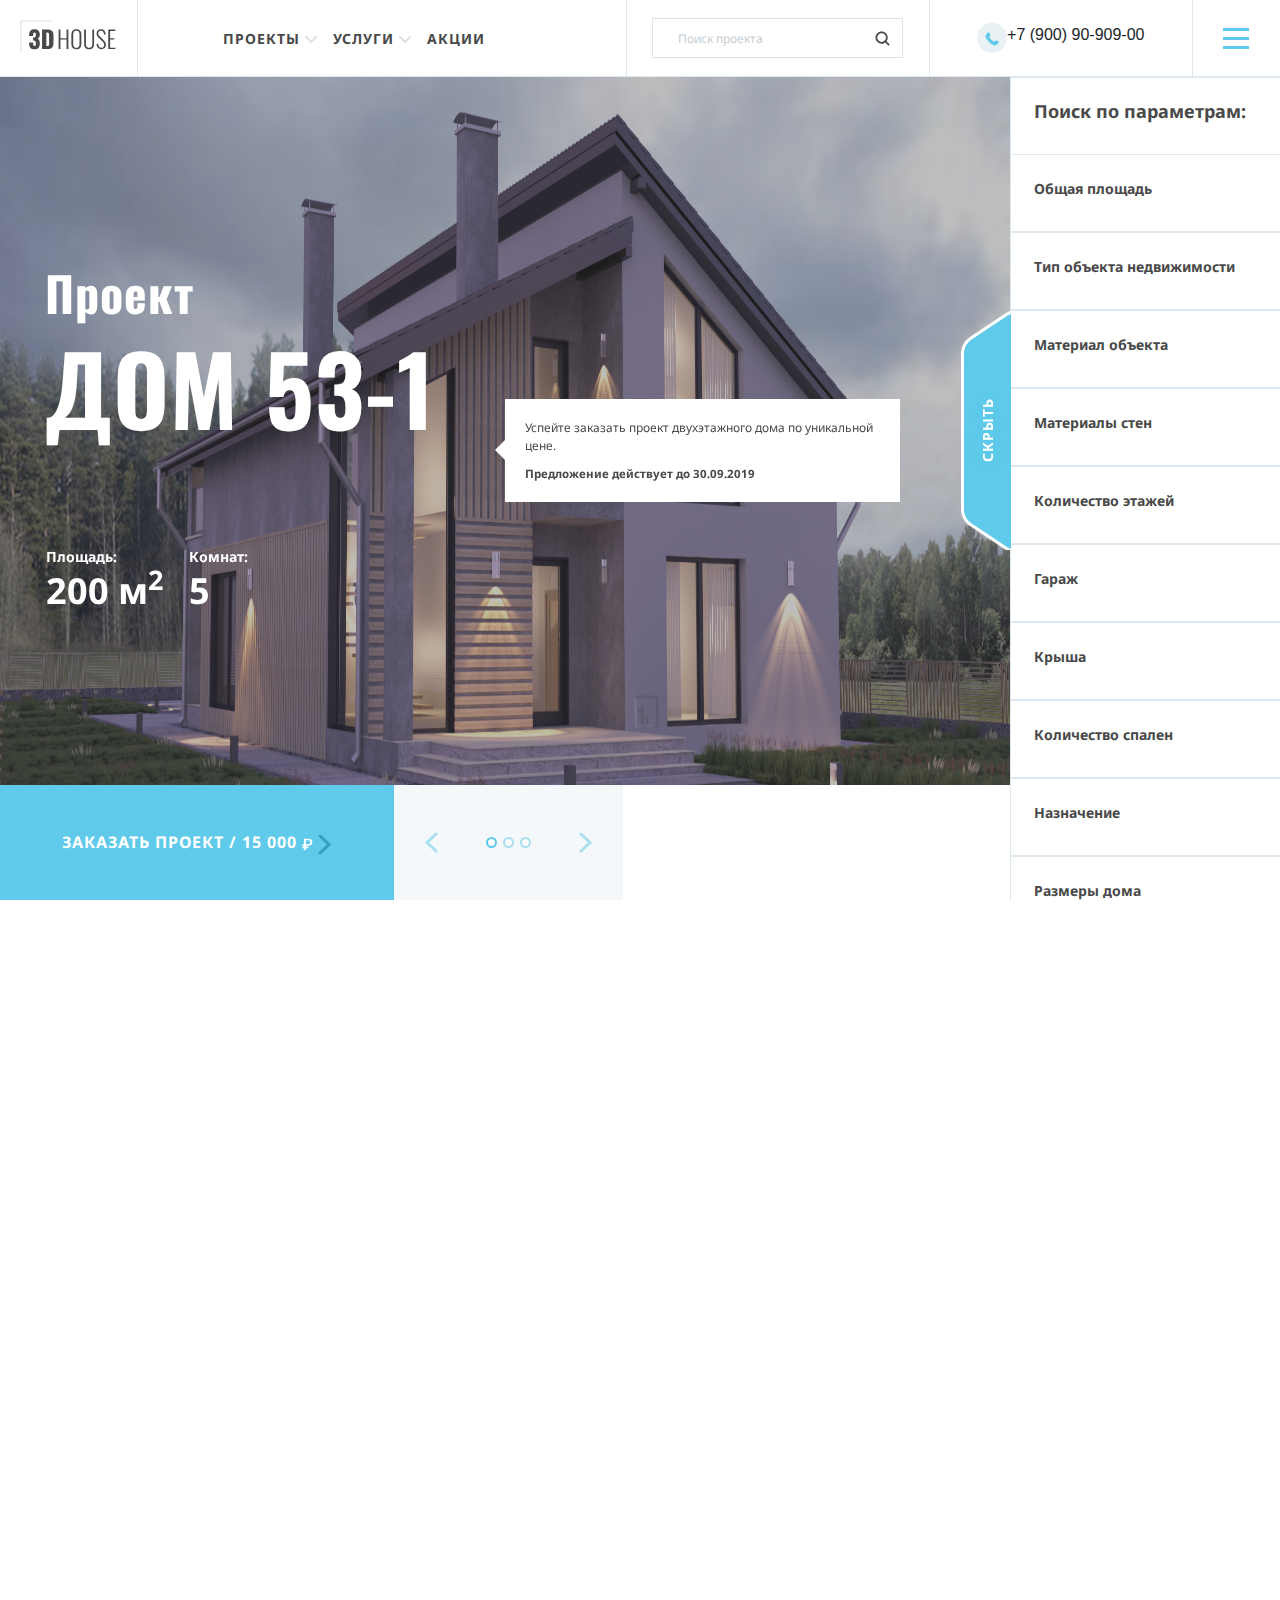
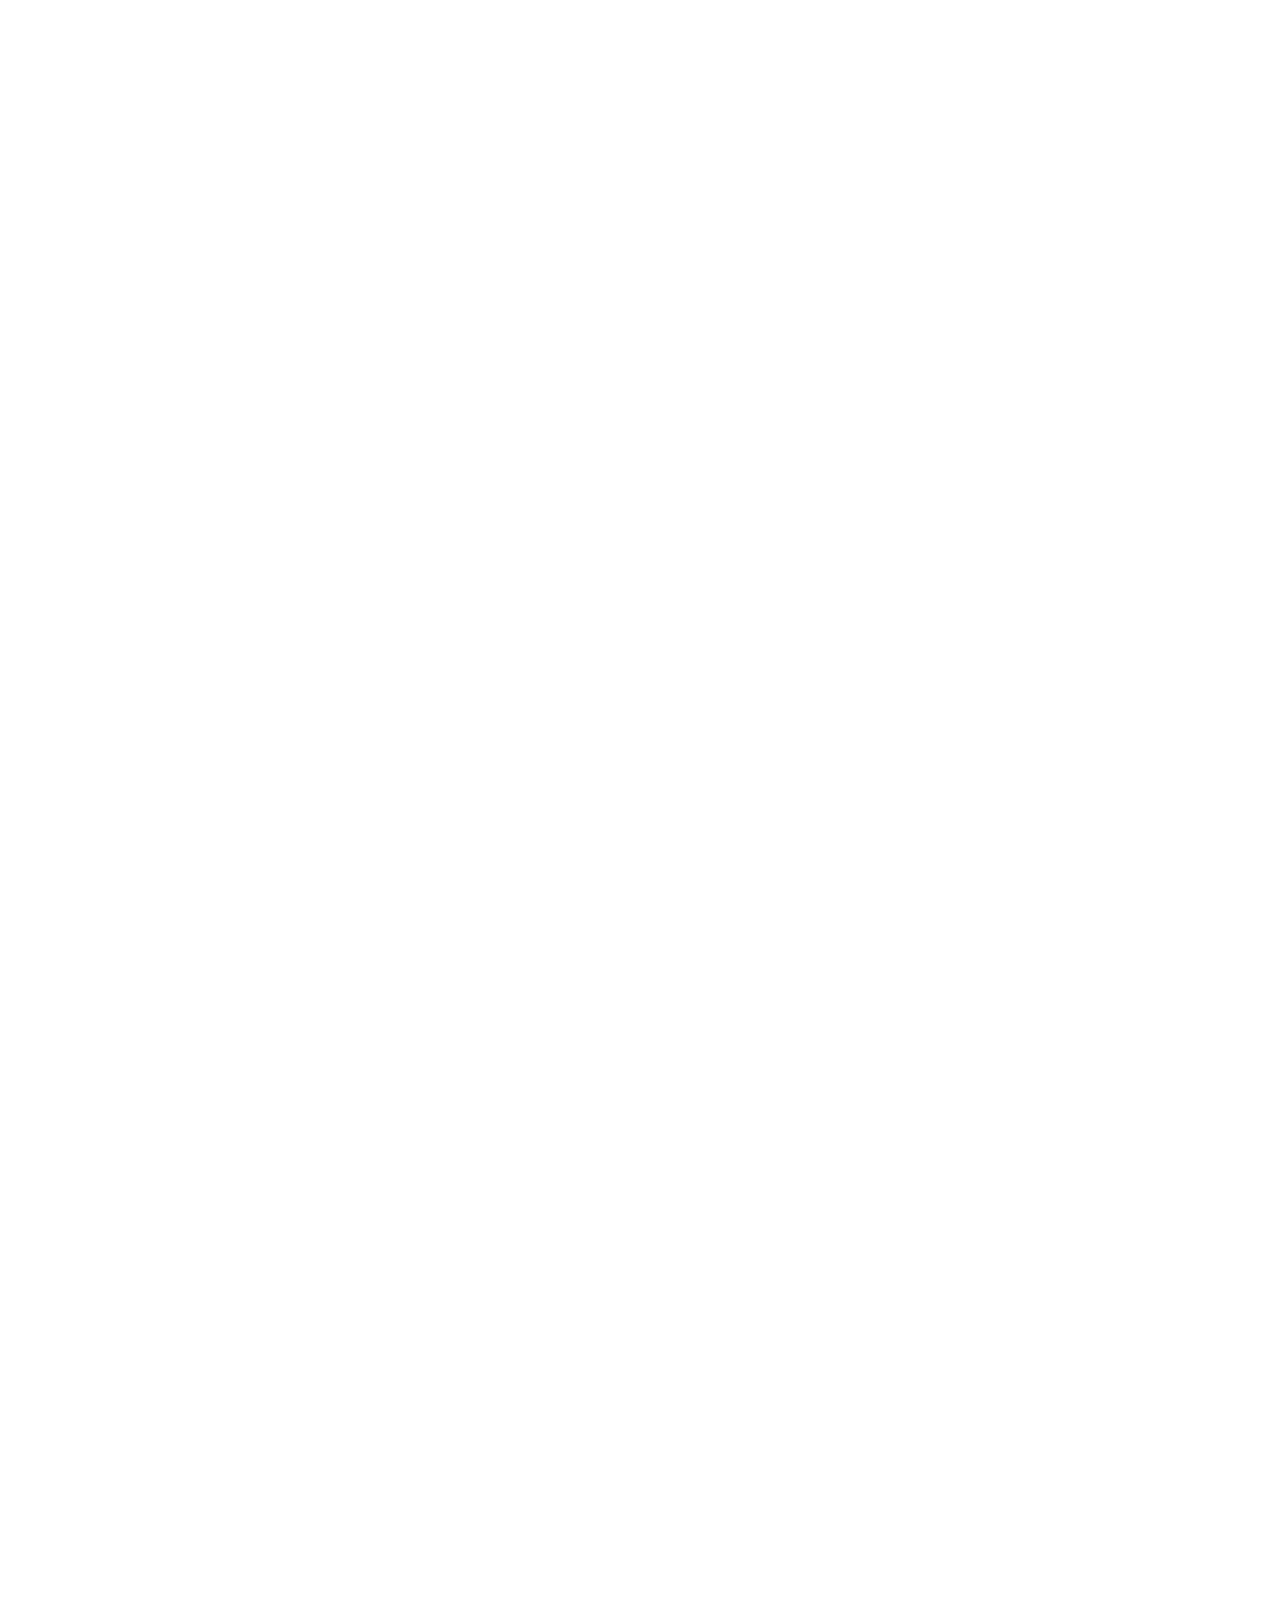
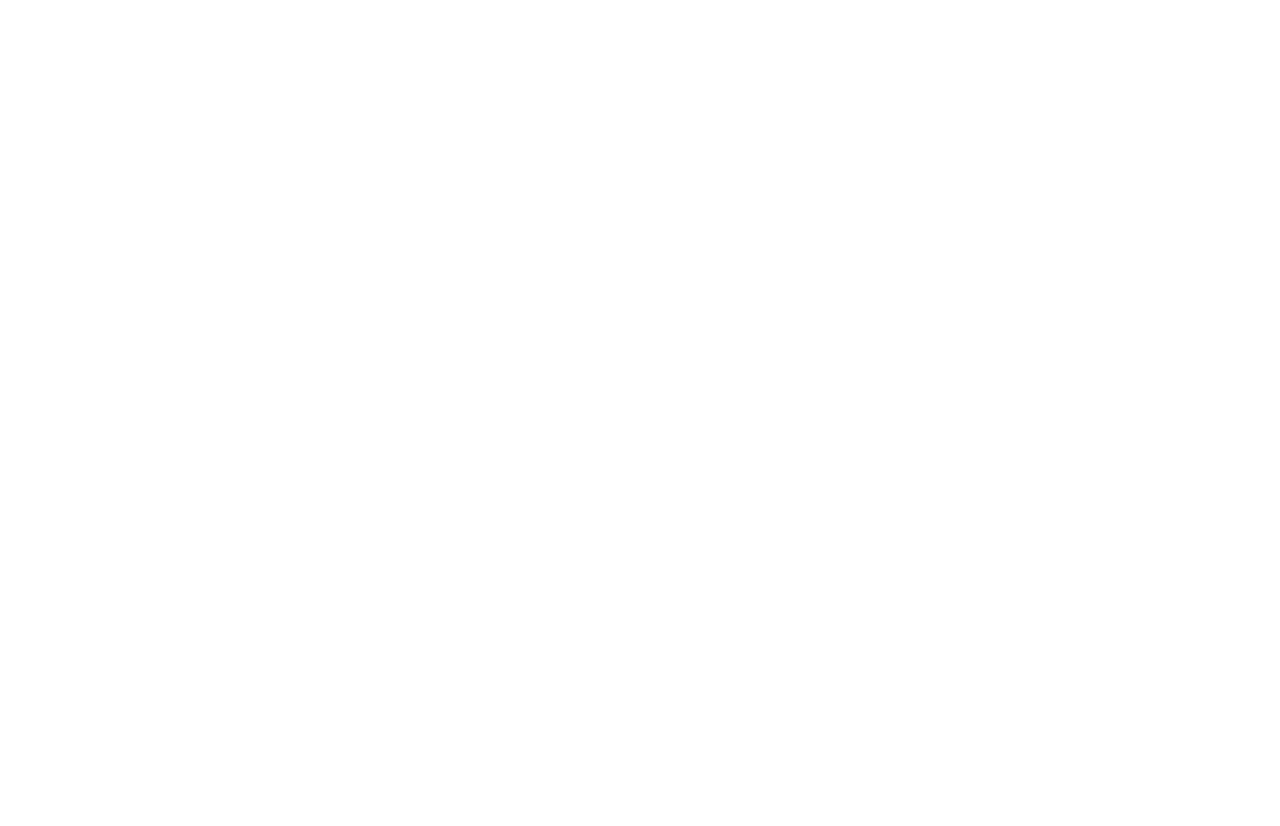
<file: index.html>
<!DOCTYPE html>
<html lang="en">
<head>
	<meta charset="UTF-8">
	<meta name="viewport" content="width=device-width, initial-scale=1, shrink-to-fit=no">

	<title>HOUSE</title>

	<!-- Logo of page -->
	<link rel="shortcut icon" href="img/3d.png">
	

	<!-- CSS files -->
	<!-- Owl Stylesheets -->
	<link rel="stylesheet" href="css/docs.theme.min.css">
    <link rel="stylesheet" href="css/owl.carousel.min.css">
    <link rel="stylesheet" href="css/owl.theme.default.min.css">
    <!-- multirange Stylesheets -->
    <link rel="stylesheet" href="css/multirange.css">

	<link rel="stylesheet" href="css/bootstrap.min.css">
	<link rel="stylesheet" href="css/main.css">

	<!-- Fonts -->
	<link href="https://fonts.googleapis.com/css?family=Oswald:300,400&display=swap" rel="stylesheet">
	<link href="https://fonts.googleapis.com/css?family=Noto+Sans:400,700&display=swap" rel="stylesheet">
<!--
<pre> 
	    |===============
	    ||===========
	    |||=======
	    |||
	    |||
===================
   ============= 
      =======
	    |||
	    |||
	    |||=======
	    ||===========
	    |===============   
</pre> -->

</head>
<body>

	<!-- Loading 3D -->
	<!-- <div id="loading">
		<img src="img/loading.webp" alt="" class="img-fluid">
	</div> -->

	<!-- Menu of page -->
	<nav id="menu3D" class="sticky-top">
		<div class="container-fluid">
			<nav class="navbar navbar-expand-md navbar-light">
			  	<a class="navbar-brand d-flex align-items-center justify-content-center" href="index.html">
			  		<img src="img/icons/logo.svg"  alt="">
			  	</a>
			  	<button class="navbar-toggler" type="button" data-toggle="collapse" data-target="#menuSuppContent" aria-controls="menuSuppContent" aria-expanded="false" aria-label="Toggle navigation">
			    	<span class="navbar-toggler-icon"></span>
			  	</button>
				<div class="container">
					<div class="row w-100 ">
						<div class="col-sm-12 col-md-6 col-lg-7 d-flex align-items-center">
							<div class="collapse navbar-collapse" id="menuSuppContent">
						  	  	<ul class="navbar-nav  text-uppercase">
						  	  	  	<li class="nav-item">
						  	  	   	 	<a class="nav-link" href="projects.html">Проекты <img src="img/icons/arrow.svg" alt=""></a>
						  	  	  	</li>
						  	  	  	<li class="nav-item">
						  	  	   	 	<a class="nav-link" href="services.html">Услуги <img src="img/icons/arrow.svg" alt=""></a>
						  	  	  	</li>
						  	  	  	<li class="nav-item">
						  	  	   	 	<a class="nav-link" href="#">Акции</a>
						  	  	  	</li>
						  	  	</ul>
						  	</div>
						</div>
						<div class="d-none  col-sm-12 col-md-6 col-lg-5 searchBtn d-sm-flex align-items-center justify-content-center">
							<form class="form-inline">
					  	  	  	<div class="input-group">
								  	<input name="searchMenuPj" type="search" class="form-control" placeholder="Поиск проекта" aria-label="Поиск проекта" aria-describedby="search">
								 	<div class="input-group-append">
								    	<button type="submit" class="input-group-text" id="search"><img src="img/icons/search.svg" alt=""></button>
								  	</div>
								</div>
					  	  	</form>
						</div>
					</div>
				</div>
				<div class="minMenu3D d-flex align-items-stretch ">
			  	  	<div class="row w-100">
			  	  		<div class="col-12 col-sm-9 col-lg-12 col-xl-9 phBtn d-flex align-items-center justify-content-center">
			  	  			<div class="text-right d-flex py-3 py-xl-0">
				  				<span class="phone">
				  					<img src="img/icons/phone.svg" alt="">
				  				</span>
				  				<span class="numb">+7 (900) 90-909-00</span>
				  			</div>
			  	  		</div>
			  	  		<div class="col-12 col-sm-3 col-lg-12 col-xl-3 d-flex align-items-center justify-content-center">
			  	  			<button type="button" class="prjMenuThree py-3 py-xl-0" data-toggle="modal" data-target="#projMenuModal">
			  	  				<img src="img/icons/treeLine.svg" alt="">
			  	  			</div>
			  	  		</div>
			  	  	</div>
			  	</div>
			</nav>
		</div>
	</nav>

	<!-- Poject Menu Modal -->
	<div class="modal fade" id="projMenuModal" tabindex="-1" role="dialog" aria-labelledby="projMenuModalLabel" aria-hidden="true">
	  	<div class="modal-dialog" role="document">
	  	  	<div class="modal-content">
	  	  		<div class="container">
	  	  			<div class="modal-header">
				        <button type="button" class="close" data-dismiss="modal" aria-label="Close">
				          	<span aria-hidden="true">
				          		<svg width="25" height="25" viewBox="0 0 10 10" fill="none" xmlns="http://www.w3.org/2000/svg">
									<path d="M1 1L9 9M9 1L1 9" stroke="#5FCAEA" stroke-linecap="round"/>
								</svg>
				          	</span>
				        </button>
				    </div>
	  	   	  	  	<div class="modal-body">
	  	  	  	  		<div class="row" id="projMiniMenuBody">
	  	  	  	  			<div class="mb-md-5 col-xl col-md-6 col-12">
	  	  	  	  				<h2 class="text-uppercase">По материалу:</h2>
	  	  	  	  				<ul class="list-unstyled">
	  	  	  	  					<li><a href="index.html">Проекты из бруса</a></li>
	  	  	  	  					<li><a href="index.html">Из проф бруса</a></li>
	  	  	  	  					<li><a href="index.html">Из клееного бруса</a></li>
	  	  	  	  					<li><a href="index.html">Из двойного бруса</a></li>
	  	  	  	  					<li><a href="index.html">Проекты из бревна</a></li>
	  	  	  	  					<li><a href="index.html">Из оцилиндр. бревна</a></li>
	  	  	  	  					<li><a href="index.html">Из пеноблоков</a></li>
	  	  	  	  					<li><a href="index.html">Проекты из газобетона</a></li>
	  	  	  	  					<li><a href="index.html">Кирпичные дома </a></li>
	  	  	  	  					<li><a href="index.html">Каркасные дома</a></li>
	  	  	  	  					<li><a href="index.html">Проекты из СИП </a></li>
	  	  	  	  					<li><a href="index.html">Проекты из арболита</a></li>
	  	  	  	  				</ul>
	  	  	  	  			</div>
	  	  	  	  			<div class="mb-md-5 col-xl col-md-6 col-12">
	  	  	  	  				<h2 class="text-uppercase">По стилю:</h2>
	  	  	  	  				<ul class="list-unstyled">
									<li><a href="index.html">Проекты из бруса</a></li>
	  	  	  	  					<li><a href="index.html">Из проф бруса</a></li>
	  	  	  	  					<li><a href="index.html">Из клееного бруса</a></li>
	  	  	  	  					<li><a href="index.html">Из двойного бруса</a></li>
	  	  	  	  					<li><a href="index.html">Проекты из бревна</a></li>
	  	  	  	  					<li><a href="index.html">Из оцилиндр. бревна</a></li>	  	  	  	  					
	  	  	  	  					<li><a href="index.html">Проекты из газобетона</a></li>
	  	  	  	  					<li><a href="index.html">Кирпичные дома </a></li>
	  	  	  	  				</ul>
	  	  	  	  			</div>
	  	  	  	  			<div class="mb-md-5 col-xl col-md-6 col-12">
	  	  	  	  				<h2 class="text-uppercase">По назначению:</h2>
	  	  	  	  				<ul class="list-unstyled">
	  	  	  	  					<li><a href="index.html">Проекты из бруса</a></li>
	  	  	  	  					<li><a href="index.html">Из проф бруса</a></li>
	  	  	  	  					<li><a href="index.html">Из клееного бруса</a></li>
	  	  	  	  					<li><a href="index.html">Из двойного бруса</a></li>
	  	  	  	  					<li><a href="index.html">Проекты из газобетона</a></li>
	  	  	  	  					<li><a href="index.html">Кирпичные дома </a></li>
	  	  	  	  					<li><a href="index.html">Каркасные дома</a></li>
	  	  	  	  					<li><a href="index.html">Проекты из СИП </a></li>
	  	  	  	  					<li><a href="index.html">ЛСТК проекты</a></li>
	  	  	  	  					<li><a href="index.html">Проекты из арболита</a></li>
	  	  	  	  				</ul>
	  	  	  	  			</div>
	  	  	  	  			<div class="mb-md-5 col-xl col-md-6 col-12">
	  	  	  	  				<h2 class="text-uppercase">По этажности:</h2>
	  	  	  	  				<ul class="list-unstyled">
									<li><a href="index.html">Проекты из бруса</a></li>
	  	  	  	  					<li><a href="index.html">Из проф бруса</a></li>
	  	  	  	  					<li><a href="index.html">Из клееного бруса</a></li>
	  	  	  	  					<li><a href="index.html">Каркасные дома</a></li>
	  	  	  	  					<li><a href="index.html">Проекты из СИП </a></li>
	  	  	  	  					<li><a href="index.html">ЛСТК проекты</a></li>
	  	  	  	  					<li><a href="index.html">Проекты из арболита</a></li>
	  	  	  	  					<li><a href="index.html">Из двойного бруса</a></li>
	  	  	  	  					<li><a href="index.html">Проекты из бревна</a></li>
	  	  	  	  					<li><a href="index.html">Из оцилиндр. бревна</a></li>
	  	  	  	  					<li><a href="index.html">Проекты из бревна</a></li>
	  	  	  	  					<li><a href="index.html">Из оцилиндр. бревна</a></li>
	  	  	  	  				</ul>
	  	  	  	  			</div>
	  	  	  	  			<div class="mb-md-5 col-xl col-md-6 col-12">
	  	  	  	  				<h2 class="text-uppercase">По размеру:</h2>
	  	  	  	  				<ul class="list-unstyled">
	  	  	  	  					<li><a href="index.html">Проекты домов до 100 м<sup>2</sup></a></li>
	  	  	  	  					<li><a href="index.html">Проекты домов до 150 м<sup>2</sup></a></li>
	  	  	  	  					<li><a href="index.html">Проекты домов до 200 м<sup>2</sup></a></li>
	  	  	  	  					<li><a href="index.html">Одноэтажные до 100 м<sup>2</sup></a></li>
	  	  	  	  				</ul>
	  	  	  	  			</div>
	  	  	  	  		</div>
	  	  	  		</div>
	  	  		</div>
	  	  	</div>
	  	</div>
	</div>

	<!-- Header of page // Gallery -->
	<header id="home3D">
		<section class="container-fluid ">
			<div class="filt3Dhei">
				<div id="bigGalleryHome3d" class="carousel slide" data-ride="carousel">
				  	<div class="carousel-inner">
				  	  	<div class="carousel-item active">
				  	  	  	<img src="img/homeSl1.png" class="d-block w-100" alt="...">
				  	  	  	<div class="carousel-caption">
				  	  	  		<div class="container-fluid d-flex justify-content-center align-items-center">
				  	  	  			<div class="container">
				  	  	  				<div class="row">
				  	  	  					<div class="col-12">
						  	  	  				<h2>Проект</h2>
						  	  	  				<h1>Дом 53-1</h1>		
				  	  	  					</div>
				  	  	  					<div class="col-12">
				  	  	  						<table>
				  	  	  							<tr>
				  	  	  								<th>Площадь:</th>
				  	  	  								<th>Комнат:</th>
				  	  	  							</tr>
				  	  	  							<tr>
				  	  	  								<td><h4>200 м<sup>2</sup></h4></td>
				  	  	  								<td><h4>5</h4></td>
				  	  	  							</tr>
				  	  	  						</table>
				  	  	  					</div>
				  	  	  					<div class="popoverbigGalleryHome3d">
				  	  	  						<p>Успейте заказать проект двухэтажного дома по уникальной цене.</p>
				  	  	  						<p>Предложение действует до <span>30.09.2019</span></p>
				  	  	  					</div>
				  	  	  				</div>
				  	  	  			</div>
				  	  	  		</div>
				  	  	  	</div>
				  	  	</div>
				  	  	<div class="carousel-item">
				  	  	  	<img src="img/homeSl2.png" class="d-block w-100" alt="...">
				  	  	  	<div class="carousel-caption">
				  	  	  		<div class="container-fluid d-flex justify-content-center align-items-center">
				  	  	  			<div class="container">
				  	  	  				<div class="row">
				  	  	  					<div class="col-12">
						  	  	  				<h2>Проект</h2>
						  	  	  				<h1>Дом 53-1</h1>		
				  	  	  					</div>
				  	  	  					<div class="col-12">
				  	  	  						<table>
				  	  	  							<tr>
				  	  	  								<th>Площадь:</th>
				  	  	  								<th>Комнат:</th>
				  	  	  							</tr>
				  	  	  							<tr>
				  	  	  								<td><h4>200 м<sup>2</sup></h4></td>
				  	  	  								<td><h4>5</h4></td>
				  	  	  							</tr>
				  	  	  						</table>
				  	  	  					</div>
				  	  	  					<div class="popoverbigGalleryHome3d">
				  	  	  						<p>Успейте заказать проект двухэтажного дома по уникальной цене.</p>
				  	  	  						<p>Предложение действует до <span>30.09.2019</span></p>
				  	  	  					</div>
				  	  	  				</div>
				  	  	  			</div>
				  	  	  		</div>
				  	  	  	</div>
				  	  	</div>
				  	  	<div class="carousel-item">
				  	  	  	<img src="img/homeSl1.png" class="d-block w-100" alt="...">
				  	  	  	<div class="carousel-caption">
				  	  	  		<div class="container-fluid d-flex justify-content-center align-items-center">
				  	  	  			<div class="container">
				  	  	  				<div class="row">
				  	  	  					<div class="col-12">
						  	  	  				<h2>Проект</h2>
						  	  	  				<h1>Дом 53-1</h1>		
				  	  	  					</div>
				  	  	  					<div class="col-12">
				  	  	  						<table>
				  	  	  							<tr>
				  	  	  								<th>Площадь:</th>
				  	  	  								<th>Комнат:</th>
				  	  	  							</tr>
				  	  	  							<tr>
				  	  	  								<td><h4>200 м<sup>2</sup></h4></td>
				  	  	  								<td><h4>5</h4></td>
				  	  	  							</tr>
				  	  	  						</table>
				  	  	  					</div>
				  			  	  	  		<div class="popoverbigGalleryHome3d">
				  	  	  						<p>Успейте заказать проект двухэтажного дома по уникальной цене.</p>
				  	  	  						<p>Предложение действует до <span>30.09.2019</span></p>
				  	  	  					</div>
				  	  	  				</div>
				  	  	  			</div>
				  	  	  		</div>
				  	  	  	</div>
				  	  	</div>
				  	</div>
					
					<div class="galleryShadow"></div>

					<div class="galleryBtns">
						<div class="container bg-white d-flex">
							<div class="bookProj">
								<button type="button" class="bookPjBtn d-flex flex-wrap d-md-inline justify-content-center"><span>Заказать проект</span><span> / 15 000 
									<svg width="11" height="12" viewBox="0 0 11 12" fill="none" xmlns="http://www.w3.org/2000/svg">
									<path d="M6.39844 10.1953H3.88281V12H1.91406V10.1953H0.3125V8.60938H1.91406V7.77344H0.3125V6.1875H1.91406V0.625H6.26562C7.52083 0.625 8.52344 0.953125 9.27344 1.60938C10.0234 2.26042 10.3984 3.1276 10.3984 4.21094C10.3984 5.3151 10.0417 6.18229 9.32812 6.8125C8.61458 7.4375 7.6224 7.75781 6.35156 7.77344H3.88281V8.60938H6.39844V10.1953ZM3.88281 6.1875H6.23438C6.94271 6.1875 7.48438 6.02344 7.85938 5.69531C8.23438 5.36719 8.42188 4.8776 8.42188 4.22656C8.42188 3.64323 8.23698 3.16667 7.86719 2.79688C7.5026 2.42708 6.9974 2.23438 6.35156 2.21875H3.88281V6.1875Z" fill="white"/>
									</svg>

									<svg width="14" height="21" viewBox="0 0 14 21" fill="none" xmlns="http://www.w3.org/2000/svg">
									<path d="M2 19L11 10.5L2 2" stroke="#349FBF" stroke-width="3" stroke-linecap="round"/>
									</svg></span>
								</button>
							</div>
							<div class="arrowsGall d-flex justify-content-center align-items-center">
								<a class="carousel-control-prev" href="#bigGalleryHome3d" role="button" data-slide="prev">
									<svg width="14" height="21" viewBox="0 0 14 21" fill="none" xmlns="http://www.w3.org/2000/svg">
									<path d="M12 2L3 10.5L12 19" stroke="#5FCAEA" stroke-width="3" stroke-linecap="round"/>
									</svg>
							  	</a>
							  	<ol class="carousel-indicators">
							  	  	<li data-target="#bigGalleryHome3d" data-slide-to="0" class="active"></li>
							  	  	<li data-target="#bigGalleryHome3d" data-slide-to="1"></li>
							  	  	<li data-target="#bigGalleryHome3d" data-slide-to="2"></li>
							  	</ol>
							  	<a class="carousel-control-next" href="#bigGalleryHome3d" role="button" data-slide="next">
							  	  	<svg width="14" height="21" viewBox="0 0 14 21" fill="none" xmlns="http://www.w3.org/2000/svg">
									<path d="M2 19L11 10.5L2 2" stroke="#5FCAEA" stroke-width="3" stroke-linecap="round"/>
									</svg>
							  	</a>
							</div>
						</div>
						
					</div>

				</div>
			</div>
		</section>
			<!-- Filter Find of Projects -->
		<aside id="filterFindHome">
			<div class="findBox">
				<button class="filterHomeBtn text-uppercase"><span>Открыть фильтр</span></button>
				<section class="filterHomeBody">
					<h2>Поиск по параметрам:</h2>
					<form name="filterFindHome3D">
						<dl>
							<dt>
								<span>Общая площадь</span>
								<span class="plus">+</span>
							</dt>
							<dd>
								<div class="range3Dmultirange" id="multirangeTotalArea">
									<div class="spans">
										<span id="minRange">20</span>
										<span id="maxRange">500+</span>
										<input type="hidden" name="minTotalArea">
										<input type="hidden" name="maxTotalArea">
									</div>
									<input type="range" multiple step="10" min=20 max="500" value="260,500"   />
									<div class="footerSpans">
										<span>20</span>
										<span>260</span>
										<span>500+</span>
									</div>
								</div>
							</dd>
							<dt>
								<span>Тип объекта недвижимости</span>
								<span class="plus">+</span>
							</dt>
							<dd>
								<ul class="list-unstyled">
									<li><label><input type="radio" name="typeOfObjet3d"><span class="checkmark"></span>Гостевой дом</label></li>
									<li><label><input type="radio" name="typeOfObjet3d"><span class="checkmark"></span>Дача</label></li>
									<li><label><input type="radio" name="typeOfObjet3d"><span class="checkmark"></span>Гостинница</label></li>
									<li><label><input type="radio" name="typeOfObjet3d"><span class="checkmark"></span>Шале</label></li>
								</ul>
							</dd>
							<dt>
								<span>Материал объекта</span>
								<span class="plus">+</span>
							</dt>
							<dd>
								<ul class="list-unstyled">
									<li><label><input type="radio" name="materObject3d"><span class="checkmark"></span>Деревянный</label></li>
									<li><label><input type="radio" name="materObject3d"><span class="checkmark"></span>Каменный</label></li>
									<li><label><input type="radio" name="materObject3d"><span class="checkmark"></span>Каркасный</label></li>
								</ul>
							</dd>
							<dt>
								<span>Материалы стен</span>
								<span class="plus">+</span>
							</dt>
							<dd>
								<ul class="list-unstyled">
									<li><label><input type="radio" name="materFloo3d"><span class="checkmark"></span>Деревянный</label></li>
									<li><label><input type="radio" name="materFloo3d"><span class="checkmark"></span>Каменный</label></li>
								</ul>
							</dd>
							<dt>
								<span>Количество этажей</span>
								<span class="plus">+</span>
							</dt>
							<dd>
								<div class="table-responsive">
									<table class="table table-borderless">
										<tr>
											<td><label><input type="radio" name="floorCout3d"><span class="checkmark"></span>Одноэтажные</label></td>
											<td><label><input type="radio" name="floorCout3d"><span class="checkmark"></span>С Подвалом</label></td>
										</tr>
										<tr>
											<td><label><input type="radio" name="floorCout3d"><span class="checkmark"></span>Двухэтажные</label></td>
											<td><label><input type="radio" name="floorCout3d"><span class="checkmark"></span>Мансардные</label></td>
										</tr>
										<tr>
											<td><label><input type="radio" name="floorCout3d"><span class="checkmark"></span>С Цоколем</label></td>
										</tr>
									</table>
								</div>	
							</dd>
							<dt>
								<span>Гараж</span>
								<span class="plus">+</span>
							</dt>
							<dd>
								<div class="table-responsive">
									<table class="table table-borderless">
										<tr>
											<td><label><input type="radio" name="garage3d"><span class="checkmark"></span>С гаражом</label></td>
											<td><label><input type="radio" name="garage3d"><span class="checkmark"></span>На 1 машину</label></td>
										</tr>
										<tr>
											<td><label><input type="radio" name="garage3d"><span class="checkmark"></span>Без Гаража</label></td>
											<td><label><input type="radio" name="garage3d"><span class="checkmark"></span>На 2 машины</label></td>
										</tr>
										<tr>
											<td><label><input type="radio" name="garage3d"><span class="checkmark"></span>Навес</label></td>
											<td><label><input type="radio" name="garage3d"><span class="checkmark"></span>На 3+ машины</label></td>
										</tr>
									</table>
								</div>
							</dd>
							<dt>
								<span>Крыша</span>
								<span class="plus">+</span>
							</dt>
							<dd>
								<div class="table-responsive">
									<table class="table table-borderless">
										<tr>
											<td><label><input type="radio" name="roof3d"><span class="checkmark"></span>1 - скатная</label></td>
											<td><label><input type="radio" name="roof3d"><span class="checkmark"></span>Сложная</label></td>
										</tr>
										<tr>
											<td><label><input type="radio" name="roof3d"><span class="checkmark"></span>2 - скатная</label></td>
											<td><label><input type="radio" name="roof3d"><span class="checkmark"></span>Плоская</label></td>
										</tr>
										<tr>
											<td><label><input type="radio" name="roof3d"><span class="checkmark"></span>4 - скатная</label></td>
										</tr>
									</table>
								</div>
							</dd>
							<dt>
								<span>Количество спален</span>
								<span class="plus">+</span>
							</dt>
							<dd>
								<div class="table-responsive">
									<table class="table table-borderless">
										<tr>
											<td><label><input type="radio" name="bedroom3d"><span class="checkmark"></span>1</label></td>
											<td><label><input type="radio" name="bedroom3d"><span class="checkmark"></span>5</label></td>
										</tr>
										<tr>
											<td><label><input type="radio" name="bedroom3d"><span class="checkmark"></span>2</label></td>
											<td><label><input type="radio" name="bedroom3d"><span class="checkmark"></span>6+</label></td>
										</tr>
										<tr>
											<td><label><input type="radio" name="bedroom3d"><span class="checkmark"></span>3</label></td>
										</tr>
									</table>
								</div>
							</dd>
							<dt>
								<span>Назначение</span>
								<span class="plus">+</span>
							</dt>
							<dd>
								<ul class="list-unstyled">
									<li><label><input type="radio" name="destination3d"><span class="checkmark"></span>Для большой семьи</label></li>
									<li><label><input type="radio" name="destination3d"><span class="checkmark"></span>Бани</label></li>
									<li><label><input type="radio" name="destination3d"><span class="checkmark"></span>Гаражи</label></li>
									<li><label><input type="radio" name="destination3d"><span class="checkmark"></span>Для 1 семьи</label></li>
									<li><label><input type="radio" name="destination3d"><span class="checkmark"></span>Для 2 семей</label></li>
									<li><label><input type="radio" name="destination3d"><span class="checkmark"></span>Таун-хаусы</label></li>
									<li><label><input type="radio" name="destination3d"><span class="checkmark"></span>Для сейсмоопасных регионов</label></li>
									<li><label><input type="radio" name="destination3d"><span class="checkmark"></span>Для широких участков</label></li>
									<li><label><input type="radio" name="destination3d"><span class="checkmark"></span>Для узких участков</label></li>
								</ul>
							</dd>
							<dt>
								<span>Размеры дома</span>
								<span class="plus">+</span>
							</dt>
							<dd>
								<ul class="list-unstyled">
									<li>
										<div class="range3Dmultirange" id="multirangeBreadth3D">
											<h5>Ширина: (м)</h5>
											<div class="spans">
												<span id="minRange2">от</span>
												<span id="maxRange2">до</span>
												<input type="hidden" name="minBreadth3D">
												<input type="hidden" name="maxBreadth3D">
											</div>
											<input type="range" multiple step="10" min=20 max="500" value="20,500"  />
											<div class="footerSpans">
												<span>20</span>
												<span>260</span>
												<span>500+</span>
											</div>
										</div>
									</li>
									<li>
										<div class="range3Dmultirange" id="multirangeLength3D">
											<h5>Длина: (м)</h5>
											<div class="spans">
												<span id="minRange3">50</span>
												<span id="maxRange3">320</span>
												<input type="hidden" name="minLength3D">
												<input type="hidden" name="maxLength3D">
											</div>
											<input type="range" multiple step="10" min=20 max="500" value="50,320"  />
											<div class="footerSpans">
												<span>20</span>
												<span>260</span>
												<span>500+</span>
											</div>
										</div>
									</li>
								</ul>
							</dd>
						</dl>
						<hr class="my-0" style="border-color: #DDE9EF">
						<button type="submit" class="text-uppercase btnHomeFilterSearch">Найти проект 
							<svg width="14" height="21" viewBox="0 0 14 21" fill="none" xmlns="http://www.w3.org/2000/svg">
								<path d="M2 19L11 10.5L2 2" stroke="#5FCAEA" stroke-width="3" stroke-linecap="round"/>
							</svg>
						</button>
						<button type="reset" class="resetFilterBtn">Сбросить фильтры
							<svg width="10" height="10" viewBox="0 0 10 10" fill="none" xmlns="http://www.w3.org/2000/svg">
								<path d="M1 1L9 9M9 1L1 9" stroke="#5FCAEA" stroke-linecap="round"/>
							</svg>
						</button>
					</form>
				</section>
			</div>
		</aside>
	</header>



	<!--Home New Pojectes Section  -->
	<section id="homeNewPojectes">
		<div class="filt3Dhei">
		  <div class="container">
			<div class="row">
				<div class="col-12">
					<h2>Новые проекты</h2>
				</div>
				<div class="col-12 text-right">
					<button type="button">Все проекты 
						<svg width="14" height="21" viewBox="0 0 14 21" fill="none" xmlns="http://www.w3.org/2000/svg">
							<path d="M2 19L11 10.5L2 2" stroke="#5FCAEA" stroke-width="3" stroke-linecap="round"/>
						</svg>
					</button>
				</div>
			</div>
			<div class="containerNewProjSlider mt-5">
				  <div class="container">
				    <section id="demos">
				      <div class="row">
				        <div class="large-12 columns">
				          <div class="owl-carousel owl-theme">
				            <div class="item">
				              <div class="card mx-auto">
				                  <div class="card-img-top">
				                    <div class="stok">Акция</div>
				                      <img src="img/newPj1.png" class="img-fluid" alt="...">
				                    <div class="info">Дом для небольшой семьи</div>
				                    <button class="heart" type="button">
				                      <img src="img/icons/heart.svg" alt="">
				                    </button>
				                  </div>
				                  <div class="card-body">
				                    <h5 class="card-title">Проект Дома 55-2</h5>
				                    <p class="card-text">Проект дома — это документация, в которой указаны все параметры здания... </p>
				                    <div class="table-responsive">
				                      <table class="mx-0 table table-borderless">
				                        <tr>
				                          <td>Площадь: 200 м<sup>2</sup></td>
				                          <td rowspan="2">
				                            15 000 
				                          <svg width="16" height="18" viewBox="0 0 16 18" fill="none" xmlns="http://www.w3.org/2000/svg">
				                          <path d="M9.59766 15.293H5.82422V18H2.87109V15.293H0.46875V12.9141H2.87109V11.6602H0.46875V9.28125H2.87109V0.9375H9.39844C11.2812 0.9375 12.7852 1.42969 13.9102 2.41406C15.0352 3.39062 15.5977 4.69141 15.5977 6.31641C15.5977 7.97266 15.0625 9.27344 13.9922 10.2188C12.9219 11.1562 11.4336 11.6367 9.52734 11.6602H5.82422V12.9141H9.59766V15.293ZM5.82422 9.28125H9.35156C10.4141 9.28125 11.2266 9.03516 11.7891 8.54297C12.3516 8.05078 12.6328 7.31641 12.6328 6.33984C12.6328 5.46484 12.3555 4.75 11.8008 4.19531C11.2539 3.64063 10.4961 3.35156 9.52734 3.32812H5.82422V9.28125Z" fill="#494949"/>
				                          </svg>
				                          </td>
				                        </tr>
				                        <tr>
				                          <td >Этажи: 2</td>
				                          
				                        </tr>
				                      </table>
				                    </div>
				                    <div class="cardLinkBtns">
				                      <div class="row">
				                        <div class="col-6">
				                          <a href="#">
				                            <img src="img/icons/share.svg" alt="">
				                          </a>
				                          <a href="#">
				                          <img src="img/icons/group.svg" alt="">
				                          </a>
				                        </div>
				                        <div class="col-6 text-right">
				                          <a href="#">Подробнее</a>
				                        </div>
				                      </div>

				                    </div>
				                  </div>
				                </div>
				            </div>
				            <div class="item">
				                <div class="card mx-auto">
				                  <div class="card-img-top">
				                    <div class="stok">Акция</div>
				                      <img src="img/newPj1.png" class="img-fluid" alt="...">
				                    <div class="info">Большой семейный дом</div>
				                    <button class="heart" type="button">
				                      <img src="img/icons/heart.svg" alt="">
				                    </button>
				                  </div>
				                  <div class="card-body">
				                    <h5 class="card-title">Проект Дома 55-2</h5>
				                    <p class="card-text">Проект дома — это документация, в которой указаны все параметры здания... </p>
				                    <div class="table-responsive">
				                      <table class="mx-0 table table-borderless">
				                        <tr>
				                          <td>Площадь: 200 м<sup>2</sup></td>
				                          <td rowspan="2">
				                            15 000 
				                          <svg width="16" height="18" viewBox="0 0 16 18" fill="none" xmlns="http://www.w3.org/2000/svg">
				                          <path d="M9.59766 15.293H5.82422V18H2.87109V15.293H0.46875V12.9141H2.87109V11.6602H0.46875V9.28125H2.87109V0.9375H9.39844C11.2812 0.9375 12.7852 1.42969 13.9102 2.41406C15.0352 3.39062 15.5977 4.69141 15.5977 6.31641C15.5977 7.97266 15.0625 9.27344 13.9922 10.2188C12.9219 11.1562 11.4336 11.6367 9.52734 11.6602H5.82422V12.9141H9.59766V15.293ZM5.82422 9.28125H9.35156C10.4141 9.28125 11.2266 9.03516 11.7891 8.54297C12.3516 8.05078 12.6328 7.31641 12.6328 6.33984C12.6328 5.46484 12.3555 4.75 11.8008 4.19531C11.2539 3.64063 10.4961 3.35156 9.52734 3.32812H5.82422V9.28125Z" fill="#494949"/>
				                          </svg>
				                          </td>
				                        </tr>
				                        <tr>
				                          <td >Этажи: 2</td>
				                          
				                        </tr>
				                      </table>
				                    </div>
				                    <div class="cardLinkBtns">
				                      <div class="row">
				                        <div class="col-6">
				                          <a href="#">
				                            <img src="img/icons/share.svg" alt="">
				                          </a>
				                          <a href="#">
				                          <img src="img/icons/group.svg" alt="">
				                          </a>
				                        </div>
				                        <div class="col-6 text-right">
				                          <a href="#">Подробнее</a>
				                        </div>
				                      </div>

				                    </div>
				                  </div>
				                </div>
				            </div>
				            <div class="item">
				                <div class="card mx-auto">
				                  <div class="card-img-top">
				                    <div class="stok">Акция</div>
				                      <img src="img/newPj1.png" class="img-fluid" alt="...">
				                    <div class="info">Дом для небольшой семьи</div>
				                    <button class="heart" type="button">
				                      <img src="img/icons/heart.svg" alt="">
				                    </button>
				                  </div>
				                  <div class="card-body">
				                    <h5 class="card-title">Проект Дома 55-2</h5>
				                    <p class="card-text">Проект дома — это документация, в которой указаны все параметры здания... </p>
				                    <div class="table-responsive">
				                      <table class="mx-0 table table-borderless">
				                        <tr>
				                          <td>Площадь: 200 м<sup>2</sup></td>
				                          <td rowspan="2">
				                            15 000 
				                          <svg width="16" height="18" viewBox="0 0 16 18" fill="none" xmlns="http://www.w3.org/2000/svg">
				                          <path d="M9.59766 15.293H5.82422V18H2.87109V15.293H0.46875V12.9141H2.87109V11.6602H0.46875V9.28125H2.87109V0.9375H9.39844C11.2812 0.9375 12.7852 1.42969 13.9102 2.41406C15.0352 3.39062 15.5977 4.69141 15.5977 6.31641C15.5977 7.97266 15.0625 9.27344 13.9922 10.2188C12.9219 11.1562 11.4336 11.6367 9.52734 11.6602H5.82422V12.9141H9.59766V15.293ZM5.82422 9.28125H9.35156C10.4141 9.28125 11.2266 9.03516 11.7891 8.54297C12.3516 8.05078 12.6328 7.31641 12.6328 6.33984C12.6328 5.46484 12.3555 4.75 11.8008 4.19531C11.2539 3.64063 10.4961 3.35156 9.52734 3.32812H5.82422V9.28125Z" fill="#494949"/>
				                          </svg>
				                          </td>
				                        </tr>
				                        <tr>
				                          <td >Этажи: 2</td>
				                          
				                        </tr>
				                      </table>
				                    </div>
				                    <div class="cardLinkBtns">
				                      <div class="row">
				                        <div class="col-6">
				                          <a href="#">
				                            <img src="img/icons/share.svg" alt="">
				                          </a>
				                          <a href="#">
				                          <img src="img/icons/group.svg" alt="">
				                          </a>
				                        </div>
				                        <div class="col-6 text-right">
				                          <a href="#">Подробнее</a>
				                        </div>
				                      </div>

				                    </div>
				                  </div>
				                </div>
				            </div>
				            <div class="item">
				                <div class="card mx-auto">
				                  <div class="card-img-top">
				                    <div class="stok">Акция</div>
				                      <img src="img/newPj1.png" class="img-fluid" alt="...">
				                    <div class="info">Большой семейный дом</div>
				                    <button class="heart" type="button">
				                      <img src="img/icons/heart.svg" alt="">
				                    </button>
				                  </div>
				                  <div class="card-body">
				                    <h5 class="card-title">Проект Дома 55-2</h5>
				                    <p class="card-text">Проект дома — это документация, в которой указаны все параметры здания... </p>
				                    <div class="table-responsive">
				                      <table class="mx-0 table table-borderless">
				                        <tr>
				                          <td>Площадь: 200 м<sup>2</sup></td>
				                          <td rowspan="2">
				                            15 000 
				                          <svg width="16" height="18" viewBox="0 0 16 18" fill="none" xmlns="http://www.w3.org/2000/svg">
				                          <path d="M9.59766 15.293H5.82422V18H2.87109V15.293H0.46875V12.9141H2.87109V11.6602H0.46875V9.28125H2.87109V0.9375H9.39844C11.2812 0.9375 12.7852 1.42969 13.9102 2.41406C15.0352 3.39062 15.5977 4.69141 15.5977 6.31641C15.5977 7.97266 15.0625 9.27344 13.9922 10.2188C12.9219 11.1562 11.4336 11.6367 9.52734 11.6602H5.82422V12.9141H9.59766V15.293ZM5.82422 9.28125H9.35156C10.4141 9.28125 11.2266 9.03516 11.7891 8.54297C12.3516 8.05078 12.6328 7.31641 12.6328 6.33984C12.6328 5.46484 12.3555 4.75 11.8008 4.19531C11.2539 3.64063 10.4961 3.35156 9.52734 3.32812H5.82422V9.28125Z" fill="#494949"/>
				                          </svg>
				                          </td>
				                        </tr>
				                        <tr>
				                          <td >Этажи: 2</td>
				                          
				                        </tr>
				                      </table>
				                    </div>
				                    <div class="cardLinkBtns">
				                      <div class="row">
				                        <div class="col-6">
				                          <a href="#">
				                            <img src="img/icons/share.svg" alt="">
				                          </a>
				                          <a href="#">
				                          <img src="img/icons/group.svg" alt="">
				                          </a>
				                        </div>
				                        <div class="col-6 text-right">
				                          <a href="#">Подробнее</a>
				                        </div>
				                      </div>

				                    </div>
				                  </div>
				                </div>
				            </div>
				            <div class="item">
				                <div class="card mx-auto">
				                  <div class="card-img-top">
				                    <div class="stok">Акция</div>
				                      <img src="img/newPj1.png" class="img-fluid" alt="...">
				                    <div class="info">Дом для небольшой семьи</div>
				                    <button class="heart" type="button">
				                      <img src="img/icons/heart.svg" alt="">
				                    </button>
				                  </div>
				                  <div class="card-body">
				                    <h5 class="card-title">Проект Дома 55-2</h5>
				                    <p class="card-text">Проект дома — это документация, в которой указаны все параметры здания... </p>
				                    <div class="table-responsive">
				                      <table class="mx-0 table table-borderless">
				                        <tr>
				                          <td>Площадь: 200 м<sup>2</sup></td>
				                          <td rowspan="2">
				                            15 000 
				                          <svg width="16" height="18" viewBox="0 0 16 18" fill="none" xmlns="http://www.w3.org/2000/svg">
				                          <path d="M9.59766 15.293H5.82422V18H2.87109V15.293H0.46875V12.9141H2.87109V11.6602H0.46875V9.28125H2.87109V0.9375H9.39844C11.2812 0.9375 12.7852 1.42969 13.9102 2.41406C15.0352 3.39062 15.5977 4.69141 15.5977 6.31641C15.5977 7.97266 15.0625 9.27344 13.9922 10.2188C12.9219 11.1562 11.4336 11.6367 9.52734 11.6602H5.82422V12.9141H9.59766V15.293ZM5.82422 9.28125H9.35156C10.4141 9.28125 11.2266 9.03516 11.7891 8.54297C12.3516 8.05078 12.6328 7.31641 12.6328 6.33984C12.6328 5.46484 12.3555 4.75 11.8008 4.19531C11.2539 3.64063 10.4961 3.35156 9.52734 3.32812H5.82422V9.28125Z" fill="#494949"/>
				                          </svg>
				                          </td>
				                        </tr>
				                        <tr>
				                          <td >Этажи: 2</td>
				                          
				                        </tr>
				                      </table>
				                    </div>
				                    <div class="cardLinkBtns">
				                      <div class="row">
				                        <div class="col-6">
				                          <a href="#">
				                            <img src="img/icons/share.svg" alt="">
				                          </a>
				                          <a href="#">
				                          <img src="img/icons/group.svg" alt="">
				                          </a>
				                        </div>
				                        <div class="col-6 text-right">
				                          <a href="#">Подробнее</a>
				                        </div>
				                      </div>

				                    </div>
				                  </div>
				                </div>
				            </div>
				            <div class="item">
				                <div class="card mx-auto">
				                  <div class="card-img-top">
				                    <div class="stok">Акция</div>
				                      <img src="img/newPj1.png" class="img-fluid" alt="...">
				                    <div class="info">Большой семейный дом</div>
				                    <button class="heart" type="button">
				                      <img src="img/icons/heart.svg" alt="">
				                    </button>
				                  </div>
				                  <div class="card-body">
				                    <h5 class="card-title">Проект Дома 55-2</h5>
				                    <p class="card-text">Проект дома — это документация, в которой указаны все параметры здания... </p>
				                    <div class="table-responsive">
				                      <table class="mx-0 table table-borderless">
				                        <tr>
				                          <td>Площадь: 200 м<sup>2</sup></td>
				                          <td rowspan="2">
				                            15 000 
				                          <svg width="16" height="18" viewBox="0 0 16 18" fill="none" xmlns="http://www.w3.org/2000/svg">
				                          <path d="M9.59766 15.293H5.82422V18H2.87109V15.293H0.46875V12.9141H2.87109V11.6602H0.46875V9.28125H2.87109V0.9375H9.39844C11.2812 0.9375 12.7852 1.42969 13.9102 2.41406C15.0352 3.39062 15.5977 4.69141 15.5977 6.31641C15.5977 7.97266 15.0625 9.27344 13.9922 10.2188C12.9219 11.1562 11.4336 11.6367 9.52734 11.6602H5.82422V12.9141H9.59766V15.293ZM5.82422 9.28125H9.35156C10.4141 9.28125 11.2266 9.03516 11.7891 8.54297C12.3516 8.05078 12.6328 7.31641 12.6328 6.33984C12.6328 5.46484 12.3555 4.75 11.8008 4.19531C11.2539 3.64063 10.4961 3.35156 9.52734 3.32812H5.82422V9.28125Z" fill="#494949"/>
				                          </svg>
				                          </td>
				                        </tr>
				                        <tr>
				                          <td >Этажи: 2</td>
				                          
				                        </tr>
				                      </table>
				                    </div>
				                    <div class="cardLinkBtns">
				                      <div class="row">
				                        <div class="col-6">
				                          <a href="#">
				                            <img src="img/icons/share.svg" alt="">
				                          </a>
				                          <a href="#">
				                          <img src="img/icons/group.svg" alt="">
				                          </a>
				                        </div>
				                        <div class="col-6 text-right">
				                          <a href="#">Подробнее</a>
				                        </div>
				                      </div>

				                    </div>
				                  </div>
				                </div>
				            </div>
				            <div class="item">
				                <div class="card mx-auto">
				                  <div class="card-img-top">
				                    <div class="stok">Акция</div>
				                      <img src="img/newPj1.png" class="img-fluid" alt="...">
				                    <div class="info">Дом для небольшой семьи</div>
				                    <button class="heart" type="button">
				                      <img src="img/icons/heart.svg" alt="">
				                    </button>
				                  </div>
				                  <div class="card-body">
				                    <h5 class="card-title">Проект Дома 55-2</h5>
				                    <p class="card-text">Проект дома — это документация, в которой указаны все параметры здания... </p>
				                    <div class="table-responsive">
				                      <table class="mx-0 table table-borderless">
				                        <tr>
				                          <td>Площадь: 200 м<sup>2</sup></td>
				                          <td rowspan="2">
				                            15 000 
				                          <svg width="16" height="18" viewBox="0 0 16 18" fill="none" xmlns="http://www.w3.org/2000/svg">
				                          <path d="M9.59766 15.293H5.82422V18H2.87109V15.293H0.46875V12.9141H2.87109V11.6602H0.46875V9.28125H2.87109V0.9375H9.39844C11.2812 0.9375 12.7852 1.42969 13.9102 2.41406C15.0352 3.39062 15.5977 4.69141 15.5977 6.31641C15.5977 7.97266 15.0625 9.27344 13.9922 10.2188C12.9219 11.1562 11.4336 11.6367 9.52734 11.6602H5.82422V12.9141H9.59766V15.293ZM5.82422 9.28125H9.35156C10.4141 9.28125 11.2266 9.03516 11.7891 8.54297C12.3516 8.05078 12.6328 7.31641 12.6328 6.33984C12.6328 5.46484 12.3555 4.75 11.8008 4.19531C11.2539 3.64063 10.4961 3.35156 9.52734 3.32812H5.82422V9.28125Z" fill="#494949"/>
				                          </svg>
				                          </td>
				                        </tr>
				                        <tr>
				                          <td >Этажи: 2</td>
				                          
				                        </tr>
				                      </table>
				                    </div>
				                    <div class="cardLinkBtns">
				                      <div class="row">
				                        <div class="col-6">
				                          <a href="#">
				                            <img src="img/icons/share.svg" alt="">
				                          </a>
				                          <a href="#">
				                          <img src="img/icons/group.svg" alt="">
				                          </a>
				                        </div>
				                        <div class="col-6 text-right">
				                          <a href="#">Подробнее</a>
				                        </div>
				                      </div>

				                    </div>
				                  </div>
				                </div>
				            </div>
				            <div class="item">
				                <div class="card mx-auto">
				                  <div class="card-img-top">
				                    <div class="stok">Акция</div>
				                      <img src="img/newPj1.png" class="img-fluid" alt="...">
				                    <div class="info">Большой семейный дом</div>
				                    <button class="heart" type="button">
				                      <img src="img/icons/heart.svg" alt="">
				                    </button>
				                  </div>
				                  <div class="card-body">
				                    <h5 class="card-title">Проект Дома 55-2</h5>
				                    <p class="card-text">Проект дома — это документация, в которой указаны все параметры здания... </p>
				                    <div class="table-responsive">
				                      <table class="mx-0 table table-borderless">
				                        <tr>
				                          <td>Площадь: 200 м<sup>2</sup></td>
				                          <td rowspan="2">
				                            15 000 
				                          <svg width="16" height="18" viewBox="0 0 16 18" fill="none" xmlns="http://www.w3.org/2000/svg">
				                          <path d="M9.59766 15.293H5.82422V18H2.87109V15.293H0.46875V12.9141H2.87109V11.6602H0.46875V9.28125H2.87109V0.9375H9.39844C11.2812 0.9375 12.7852 1.42969 13.9102 2.41406C15.0352 3.39062 15.5977 4.69141 15.5977 6.31641C15.5977 7.97266 15.0625 9.27344 13.9922 10.2188C12.9219 11.1562 11.4336 11.6367 9.52734 11.6602H5.82422V12.9141H9.59766V15.293ZM5.82422 9.28125H9.35156C10.4141 9.28125 11.2266 9.03516 11.7891 8.54297C12.3516 8.05078 12.6328 7.31641 12.6328 6.33984C12.6328 5.46484 12.3555 4.75 11.8008 4.19531C11.2539 3.64063 10.4961 3.35156 9.52734 3.32812H5.82422V9.28125Z" fill="#494949"/>
				                          </svg>
				                          </td>
				                        </tr>
				                        <tr>
				                          <td >Этажи: 2</td>
				                          
				                        </tr>
				                      </table>
				                    </div>
				                    <div class="cardLinkBtns">
				                      <div class="row">
				                        <div class="col-6">
				                          <a href="#">
				                            <img src="img/icons/share.svg" alt="">
				                          </a>
				                          <a href="#">
				                          <img src="img/icons/group.svg" alt="">
				                          </a>
				                        </div>
				                        <div class="col-6 text-right">
				                          <a href="#">Подробнее</a>
				                        </div>
				                      </div>

				                    </div>
				                  </div>
				                </div>
				            </div>
				            <div class="item">
				                <div class="card mx-auto">
				                  <div class="card-img-top">
				                    <div class="stok">Акция</div>
				                      <img src="img/newPj1.png" class="img-fluid" alt="...">
				                    <div class="info">Дом для небольшой семьи</div>
				                    <button class="heart" type="button">
				                      <img src="img/icons/heart.svg" alt="">
				                    </button>
				                  </div>
				                  <div class="card-body">
				                    <h5 class="card-title">Проект Дома 55-2</h5>
				                    <p class="card-text">Проект дома — это документация, в которой указаны все параметры здания... </p>
				                    <div class="table-responsive">
				                      <table class="mx-0 table table-borderless">
				                        <tr>
				                          <td>Площадь: 200 м<sup>2</sup></td>
				                          <td rowspan="2">
				                            15 000 
				                          <svg width="16" height="18" viewBox="0 0 16 18" fill="none" xmlns="http://www.w3.org/2000/svg">
				                          <path d="M9.59766 15.293H5.82422V18H2.87109V15.293H0.46875V12.9141H2.87109V11.6602H0.46875V9.28125H2.87109V0.9375H9.39844C11.2812 0.9375 12.7852 1.42969 13.9102 2.41406C15.0352 3.39062 15.5977 4.69141 15.5977 6.31641C15.5977 7.97266 15.0625 9.27344 13.9922 10.2188C12.9219 11.1562 11.4336 11.6367 9.52734 11.6602H5.82422V12.9141H9.59766V15.293ZM5.82422 9.28125H9.35156C10.4141 9.28125 11.2266 9.03516 11.7891 8.54297C12.3516 8.05078 12.6328 7.31641 12.6328 6.33984C12.6328 5.46484 12.3555 4.75 11.8008 4.19531C11.2539 3.64063 10.4961 3.35156 9.52734 3.32812H5.82422V9.28125Z" fill="#494949"/>
				                          </svg>
				                          </td>
				                        </tr>
				                        <tr>
				                          <td >Этажи: 2</td>
				                          
				                        </tr>
				                      </table>
				                    </div>
				                    <div class="cardLinkBtns">
				                      <div class="row">
				                        <div class="col-6">
				                          <a href="#">
				                            <img src="img/icons/share.svg" alt="">
				                          </a>
				                          <a href="#">
				                          <img src="img/icons/group.svg" alt="">
				                          </a>
				                        </div>
				                        <div class="col-6 text-right">
				                          <a href="#">Подробнее</a>
				                        </div>
				                      </div>

				                    </div>
				                  </div>
				                </div>
				            </div>
				            <div class="item">
				                              <div class="card mx-auto">
				                  <div class="card-img-top">
				                    <div class="stok">Акция</div>
				                      <img src="img/newPj1.png" class="img-fluid" alt="...">
				                    <div class="info">Большой семейный дом</div>
				                    <button class="heart" type="button">
				                      <img src="img/icons/heart.svg" alt="">
				                    </button>
				                  </div>
				                  <div class="card-body">
				                    <h5 class="card-title">Проект Дома 55-2</h5>
				                    <p class="card-text">Проект дома — это документация, в которой указаны все параметры здания... </p>
				                    <div class="table-responsive">
				                      <table class="mx-0 table table-borderless">
				                        <tr>
				                          <td>Площадь: 200 м<sup>2</sup></td>
				                          <td rowspan="2">
				                            15 000 
				                          <svg width="16" height="18" viewBox="0 0 16 18" fill="none" xmlns="http://www.w3.org/2000/svg">
				                          <path d="M9.59766 15.293H5.82422V18H2.87109V15.293H0.46875V12.9141H2.87109V11.6602H0.46875V9.28125H2.87109V0.9375H9.39844C11.2812 0.9375 12.7852 1.42969 13.9102 2.41406C15.0352 3.39062 15.5977 4.69141 15.5977 6.31641C15.5977 7.97266 15.0625 9.27344 13.9922 10.2188C12.9219 11.1562 11.4336 11.6367 9.52734 11.6602H5.82422V12.9141H9.59766V15.293ZM5.82422 9.28125H9.35156C10.4141 9.28125 11.2266 9.03516 11.7891 8.54297C12.3516 8.05078 12.6328 7.31641 12.6328 6.33984C12.6328 5.46484 12.3555 4.75 11.8008 4.19531C11.2539 3.64063 10.4961 3.35156 9.52734 3.32812H5.82422V9.28125Z" fill="#494949"/>
				                          </svg>
				                          </td>
				                        </tr>
				                        <tr>
				                          <td >Этажи: 2</td>
				                          
				                        </tr>
				                      </table>
				                    </div>
				                    <div class="cardLinkBtns">
				                      <div class="row">
				                        <div class="col-6">
				                          <a href="#">
				                            <img src="img/icons/share.svg" alt="">
				                          </a>
				                          <a href="#">
				                          <img src="img/icons/group.svg" alt="">
				                          </a>
				                        </div>
				                        <div class="col-6 text-right">
				                          <a href="#">Подробнее</a>
				                        </div>
				                      </div>

				                    </div>
				                  </div>
				                </div>
				            </div>
				            <div class="item">
				                <div class="card mx-auto">
				                  <div class="card-img-top">
				                    <div class="stok">Акция</div>
				                      <img src="img/newPj1.png" class="img-fluid" alt="...">
				                    <div class="info">Дом для небольшой семьи</div>
				                    <button class="heart" type="button">
				                      <img src="img/icons/heart.svg" alt="">
				                    </button>
				                  </div>
				                  <div class="card-body">
				                    <h5 class="card-title">Проект Дома 55-2</h5>
				                    <p class="card-text">Проект дома — это документация, в которой указаны все параметры здания... </p>
				                    <div class="table-responsive">
				                      <table class="mx-0 table table-borderless">
				                        <tr>
				                          <td>Площадь: 200 м<sup>2</sup></td>
				                          <td rowspan="2">
				                            15 000 
				                          <svg width="16" height="18" viewBox="0 0 16 18" fill="none" xmlns="http://www.w3.org/2000/svg">
				                          <path d="M9.59766 15.293H5.82422V18H2.87109V15.293H0.46875V12.9141H2.87109V11.6602H0.46875V9.28125H2.87109V0.9375H9.39844C11.2812 0.9375 12.7852 1.42969 13.9102 2.41406C15.0352 3.39062 15.5977 4.69141 15.5977 6.31641C15.5977 7.97266 15.0625 9.27344 13.9922 10.2188C12.9219 11.1562 11.4336 11.6367 9.52734 11.6602H5.82422V12.9141H9.59766V15.293ZM5.82422 9.28125H9.35156C10.4141 9.28125 11.2266 9.03516 11.7891 8.54297C12.3516 8.05078 12.6328 7.31641 12.6328 6.33984C12.6328 5.46484 12.3555 4.75 11.8008 4.19531C11.2539 3.64063 10.4961 3.35156 9.52734 3.32812H5.82422V9.28125Z" fill="#494949"/>
				                          </svg>
				                          </td>
				                        </tr>
				                        <tr>
				                          <td >Этажи: 2</td>
				                          
				                        </tr>
				                      </table>
				                    </div>
				                    <div class="cardLinkBtns">
				                      <div class="row">
				                        <div class="col-6">
				                          <a href="#">
				                            <img src="img/icons/share.svg" alt="">
				                          </a>
				                          <a href="#">
				                          <img src="img/icons/group.svg" alt="">
				                          </a>
				                        </div>
				                        <div class="col-6 text-right">
				                          <a href="#">Подробнее</a>
				                        </div>
				                      </div>

				                    </div>
				                  </div>
				                </div>
				            </div>
				            <div class="item">
				                <div class="card mx-auto">
				                  <div class="card-img-top">
				                    <div class="stok">Акция</div>
				                      <img src="img/newPj1.png" class="img-fluid" alt="...">
				                    <div class="info">Большой семейный дом</div>
				                    <button class="heart" type="button">
				                      <img src="img/icons/heart.svg" alt="">
				                    </button>
				                  </div>
				                  <div class="card-body">
				                    <h5 class="card-title">Проект Дома 55-2</h5>
				                    <p class="card-text">Проект дома — это документация, в которой указаны все параметры здания... </p>
				                    <div class="table-responsive">
				                      <table class="mx-0 table table-borderless">
				                        <tr>
				                          <td>Площадь: 200 м<sup>2</sup></td>
				                          <td rowspan="2">
				                            15 000 
				                          <svg width="16" height="18" viewBox="0 0 16 18" fill="none" xmlns="http://www.w3.org/2000/svg">
				                          <path d="M9.59766 15.293H5.82422V18H2.87109V15.293H0.46875V12.9141H2.87109V11.6602H0.46875V9.28125H2.87109V0.9375H9.39844C11.2812 0.9375 12.7852 1.42969 13.9102 2.41406C15.0352 3.39062 15.5977 4.69141 15.5977 6.31641C15.5977 7.97266 15.0625 9.27344 13.9922 10.2188C12.9219 11.1562 11.4336 11.6367 9.52734 11.6602H5.82422V12.9141H9.59766V15.293ZM5.82422 9.28125H9.35156C10.4141 9.28125 11.2266 9.03516 11.7891 8.54297C12.3516 8.05078 12.6328 7.31641 12.6328 6.33984C12.6328 5.46484 12.3555 4.75 11.8008 4.19531C11.2539 3.64063 10.4961 3.35156 9.52734 3.32812H5.82422V9.28125Z" fill="#494949"/>
				                          </svg>
				                          </td>
				                        </tr>
				                        <tr>
				                          <td >Этажи: 2</td>
				                          
				                        </tr>
				                      </table>
				                    </div>
				                    <div class="cardLinkBtns">
				                      <div class="row">
				                        <div class="col-6">
				                          <a href="#">
				                            <img src="img/icons/share.svg" alt="">
				                          </a>
				                          <a href="#">
				                          <img src="img/icons/group.svg" alt="">
				                          </a>
				                        </div>
				                        <div class="col-6 text-right">
				                          <a href="#">Подробнее</a>
				                        </div>
				                      </div>

				                    </div>
				                  </div>
				                </div>
				            </div>
				          </div>
				         
				        </div>
				      </div>
				    </section>
				  </div>
			</div>
		  </div>
		</div>
	</section>


	<!-- Order an Individual Project Section -->
	<section id="orderIndiviProj">
		<div class="filt3Dhei">
			<div class="container">
				<h2>как заказать индивидуальный проект?</h2>
				<div class="row">
					<div class="col-12 col-lg">
						<div class="steps">
							<div class="numStep">
								<span class="bgNumber">01</span>
								<span class="step3D">Шаг</span>
							</div>
							<p>Проект дома — это документация, в которой указаны все параметры здания...</p>
						</div>
					</div>
					<div class="col-12 col-lg">
						<div class="steps">
							<div class="numStep">
								<span class="bgNumber">02</span>
								<span class="step3D">Шаг</span>
							</div>
							<p>Проект дома — это документация, в которой указаны все параметры здания...</p>
						</div>
					</div>
					<div class="col-12 col-lg">
						<div class="steps">
							<div class="numStep">
								<span class="bgNumber">03</span>
								<span class="step3D">Шаг</span>
							</div>
							<p>Проект дома — это документация, в которой указаны все параметры здания...</p>
						</div>
					</div>
				</div>
				<button type="button" class="orderIndPrBtn">Заказть Прокет
					<svg width="14" height="21" viewBox="0 0 14 21" fill="none" xmlns="http://www.w3.org/2000/svg">
						<path d="M2 19L11 10.5L2 2" stroke="#5FCAEA" stroke-width="3" stroke-linecap="round"/>
					</svg>
				</button>
			</div>
		</div>
	</section>


	<!-- Free Projects Section	 -->
	<section id="freeProjHome3D">
		<div class="filt3Dhei">
			<div class="container">
				<div class="row">
					<div class="col-12 col-lg-6">
						<div class="freePrImg">
							<img src="img/indProj.png" alt="" class="img-fluid">
						</div>
					</div>
					<div class="col-12 col-lg-6">
						<div class="freePrInfo">
							<h2>Узнай как получить бесплатные проекты</h2>
							<p>Если вы пересмотрели весь каталог проектов с планами, но не нашли подходящий вариант дома или коттеджа, мы готовы специально для вас создать индивидуальный проект. Заполните анкету или составьте техническое задание архитектору вместе с менеджером.</p>
							<button type="button">Подробнее
								<svg width="14" height="21" viewBox="0 0 14 21" fill="none" xmlns="http://www.w3.org/2000/svg">
									<path d="M2 19L11 10.5L2 2" stroke="white" stroke-width="3" stroke-linecap="round"/>
								</svg>
							</button>
						</div>
					</div>
				</div>
			</div>
		</div>
		
	</section>

	<!-- Heading Seo Text Section -->
	<section id="headSeoText">
		<div class="filt3Dhei">
			<div class="container">
				<div class="row">
					<div class="col-12">
						<h3>заголовок для seo текста</h3>
					</div>
					<div class="col-12 col-xl-8">
						<div class="seoText">
							<h4>Подзаголовок текста</h4>
							<p>Позволит избежать ошибок на стадии строительства. Часто эти ошибки влекут за собой конфликты со строителями, увеличение сроков и стоимости строительства, а многие невозможно увидеть до ввода дома в эксплуатацию. </p>
							<p>Все это можно предотвратить, воспользовавшись услугой авторского надзора.</p>
						</div>
					</div>
					<div class="col-12 col-xl-4">
						<div class="seoNavbar mt-3 mt-lg-0">
							<h5>Полезнык ссылки:</h5>
							<ul class="list-unstyled">
								<li><a href="">Новости</a></li>
								<li><a href="">Как выбрать проект дома?</a></li>
								<li><a href="">Что содержится в проекте</a></li>
								<li><a href="">Гарантия и безопасность</a></li>
								<li><a href="">С чего начать стройку</a></li>
								<li><a href="">Частые вопросы и ответы</a></li>
							</ul>
						</div>
					</div>
				</div>
			</div>
		</div>
	</section>

	<!-- Footer -->
	<footer id="footer3D">
		<div class="filt3Dhei">
			<div class="container">
				<div class="row">
					<div class="col-12 col-lg  footerStLinks mb-3 mb-lg-0">
						<div class="row ">
							<div class="col-12 col-md-3"><a href="index.html"><img src="img/icons/logo.svg" alt=""></a></div>
							<div class="col-12 col-md-8">
								<table class="ml-md-auto mt-3 mt-md-0">
									<tr>
										<td><a href="#">Каталог</a></td>
										<td><a href="#">Новости</a></td>
									</tr>
									<tr>
										<td><a href="#">О компании</a></td>
										<td><a href="#">Контакты</a></td>
									</tr>
									<tr>
										<td><a href="#">Акции</a></td>
										<td><a href="#"></a></td>
									</tr>
								</table>
							</div>
						</div>
					</div>
					<div class="col-12 col-lg  mt-3 mt-md-0  footerLsLinks">
						<div class="row">
							<div class="col-12 col-md-6">
								<ul class="list-unstyled">
									<li>+7 (900) 90-909-00</li>
									<li>Самара, ул. Ташкентская, 234 Г</li>
									<li><a href="#">proektkom205@mail.ru</a></li>
								</ul>
							</div>
							<div class="col-12 col-md-6 mb-4 mb-md-0">
								<button type="button" class="homeFooterContact">
									<span>Связаться с нами</span>
								</button>
								<button type="button" class="homeUp3D">									
									<svg width="47" height="47" viewBox="0 0 47 47" fill="none" xmlns="http://www.w3.org/2000/svg">
										<rect width="47" height="47" fill="#5FCAEA"/>
										<path d="M32 27L23.5 18L15 27" stroke="white" stroke-width="3" stroke-linecap="round"/>
									</svg>
								</button>
							</div>
						</div>
					</div>
				</div>
			</div>
		</div>
		<div class="container-fluid footerCopyYouT">
			<div class="container">
				<div class="row ">
					<div class="col-12 col-sm-6">
						<p class="mb-0">&copy; Copyright 2019 ООО «ПроектКом» </p>
					</div>
					<div class="col-12 col-sm-6 mt-2 mt-sm-0">
						<div class="text-sm-right">
							<a href="#">
								Наш YouTube канал:
								<span><img src="img/icons/youtube.svg" alt=""></span>
							</a>
						</div>
					</div>
				</div>
			</div>
		</div>
	</footer>

	<!-- Script files -->
	<script src="js/jquery-3.4.1.min.js"></script>
	<script src="js/bootstrap.bundle.min.js"></script>
	<!-- containerNewProjSlider Scripts -->
	<script src="js/owl.carousel.js"></script>
    <script src="js/highlight.js"></script>
    <script src="js/app.js"></script>
    <script src="js/newProjectSlider.js"></script>
    <!-- multirange Script -->
	<script src="js/multirange.js"></script>

	<script src="js/main.js"></script>

</body>
</html>
</file>
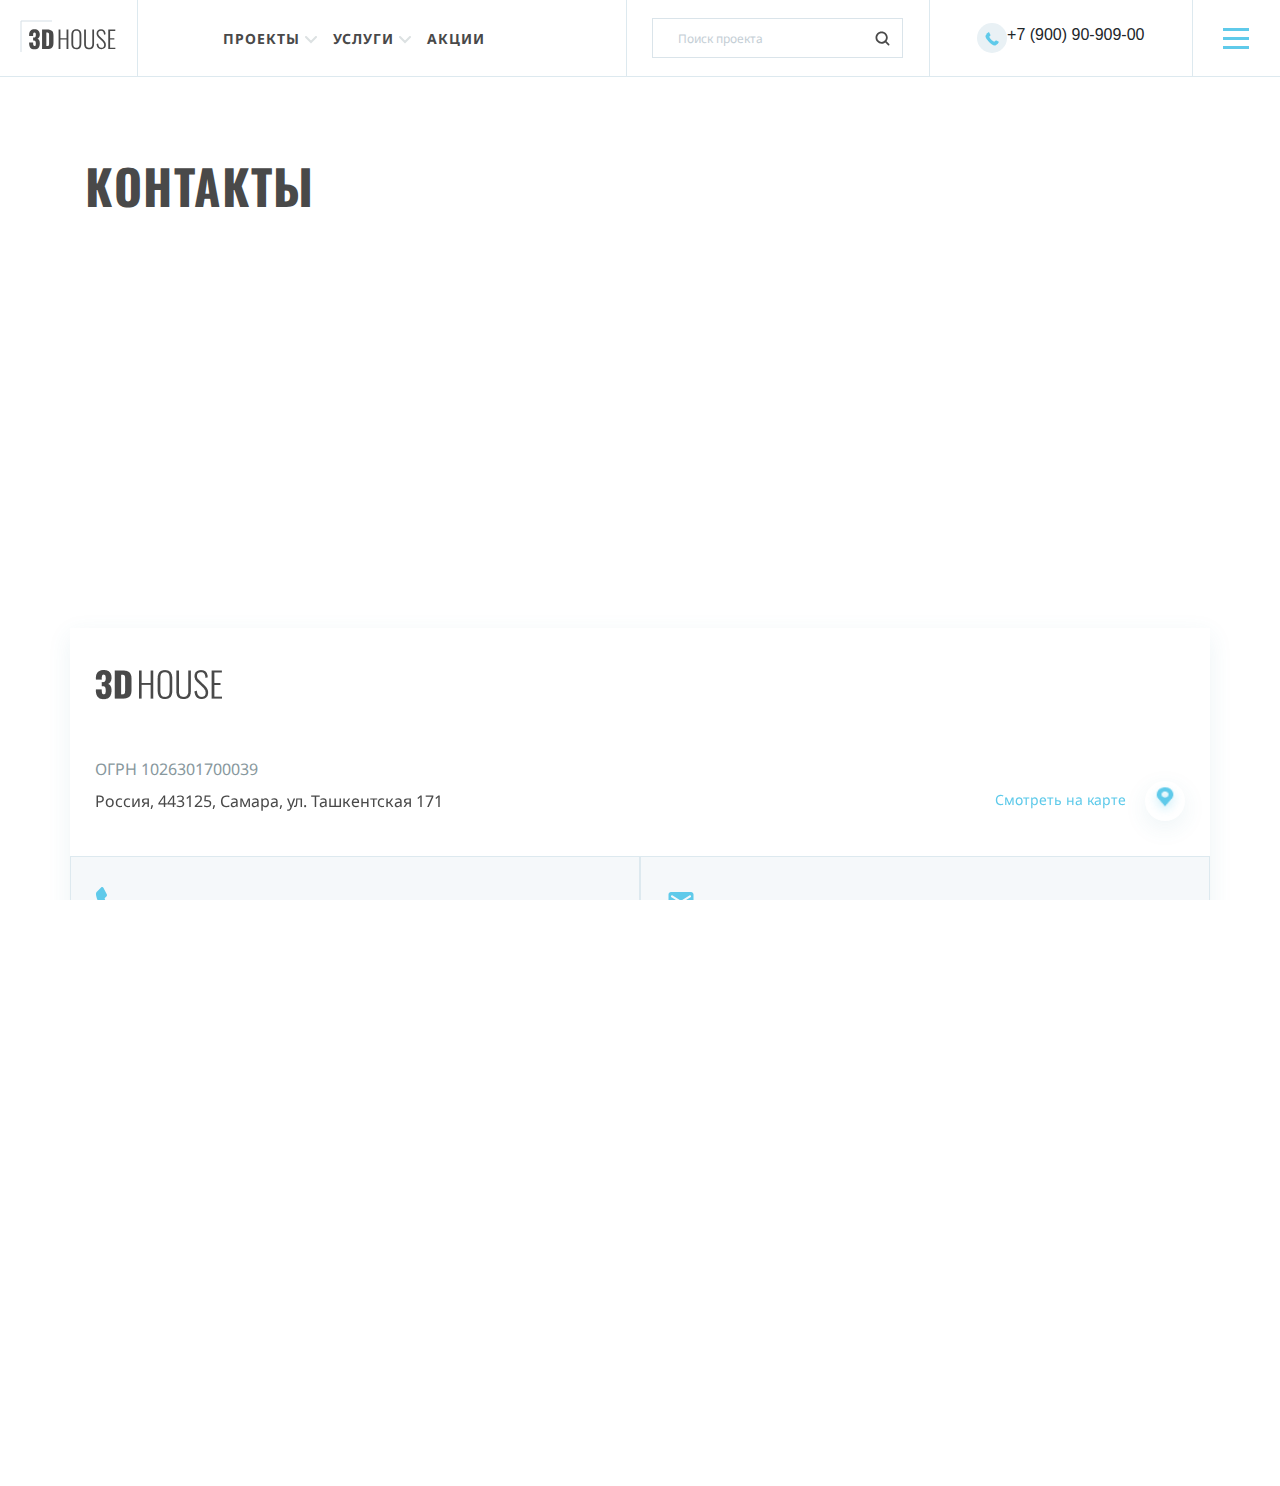
<file: contact.html>
<!DOCTYPE html>
<html lang="en">
<head>
	<meta charset="UTF-8">
	<meta name="viewport" content="width=device-width, initial-scale=1, shrink-to-fit=no">

	<title>HOUSE</title>

	<!-- Logo of page -->
	<link rel="shortcut icon" href="img/3d.png">
	

	<!-- CSS files -->
	<!-- Owl Stylesheets -->
	<link rel="stylesheet" href="css/docs.theme.min.css">
    <link rel="stylesheet" href="css/owl.carousel.min.css">
    <link rel="stylesheet" href="css/owl.theme.default.min.css">
    <!-- multirange Stylesheets -->
    <link rel="stylesheet" href="css/multirange.css">

	<link rel="stylesheet" href="css/bootstrap.min.css">
	<link rel="stylesheet" href="css/main.css">

	<!-- Fonts -->
	<link href="https://fonts.googleapis.com/css?family=Oswald:300,400&display=swap" rel="stylesheet">
	<link href="https://fonts.googleapis.com/css?family=Noto+Sans:400,700&display=swap" rel="stylesheet">
<!--
<pre> 
	    |===============
	    ||===========
	    |||=======
	    |||
	    |||
===================
   ============= 
      =======
	    |||
	    |||
	    |||=======
	    ||===========
	    |===============   
</pre> -->

</head>
<body>

	<!-- Menu of page -->
	<nav id="menu3D" class="sticky-top">
		<div class="container-fluid">
			<nav class="navbar navbar-expand-md navbar-light">
			  	<a class="navbar-brand d-flex align-items-center justify-content-center" href="index.html">
			  		<img src="img/icons/logo.svg"  alt="">
			  	</a>
			  	<button class="navbar-toggler" type="button" data-toggle="collapse" data-target="#menuSuppContent" aria-controls="menuSuppContent" aria-expanded="false" aria-label="Toggle navigation">
			    	<span class="navbar-toggler-icon"></span>
			  	</button>
				<div class="container">
					<div class="row w-100 ">
						<div class="col-sm-12 col-md-6 col-lg-7 d-flex align-items-center">
							<div class="collapse navbar-collapse" id="menuSuppContent">
						  	  	<ul class="navbar-nav  text-uppercase">
						  	  	  	<li class="nav-item">
						  	  	   	 	<a class="nav-link" href="projects.html">Проекты <img src="img/icons/arrow.svg" alt=""></a>
						  	  	  	</li>
						  	  	  	<li class="nav-item">
						  	  	   	 	<a class="nav-link" href="services.html">Услуги <img src="img/icons/arrow.svg" alt=""></a>
						  	  	  	</li>
						  	  	  	<li class="nav-item">
						  	  	   	 	<a class="nav-link" href="#">Акции</a>
						  	  	  	</li>
						  	  	</ul>
						  	</div>
						</div>
						<div class="d-none  col-sm-12 col-md-6 col-lg-5 searchBtn d-sm-flex align-items-center justify-content-center">
							<form class="form-inline">
					  	  	  	<div class="input-group">
								  	<input name="searchMenuPj" type="search" class="form-control" placeholder="Поиск проекта" aria-label="Поиск проекта" aria-describedby="search">
								 	<div class="input-group-append">
								    	<button type="submit" class="input-group-text" id="search"><img src="img/icons/search.svg" alt=""></button>
								  	</div>
								</div>
					  	  	</form>
						</div>
					</div>
				</div>
				<div class="minMenu3D d-flex align-items-stretch ">
			  	  	<div class="row w-100">
			  	  		<div class="col-12 col-sm-9 col-lg-12 col-xl-9 phBtn d-flex align-items-center justify-content-center">
			  	  			<div class="text-right d-flex py-3 py-xl-0">
				  				<span class="phone">
				  					<img src="img/icons/phone.svg" alt="">
				  				</span>
				  				<span class="numb">+7 (900) 90-909-00</span>
				  			</div>
			  	  		</div>
			  	  		<div class="col-12 col-sm-3 col-lg-12 col-xl-3 d-flex align-items-center justify-content-center">
			  	  			<button type="button" class="prjMenuThree py-3 py-xl-0" data-toggle="modal" data-target="#projMenuModal">
			  	  				<img src="img/icons/treeLine.svg" alt="">
			  	  			</div>
			  	  		</div>
			  	  	</div>
			  	</div>
			</nav>
		</div>
	</nav>

	<!-- Poject Menu Modal -->
	<div class="modal fade" id="projMenuModal" tabindex="-1" role="dialog" aria-labelledby="projMenuModalLabel" aria-hidden="true">
	  	<div class="modal-dialog" role="document">
	  	  	<div class="modal-content">
	  	  		<div class="container">
	  	  			<div class="modal-header">
				        <button type="button" class="close" data-dismiss="modal" aria-label="Close">
				          	<span aria-hidden="true">
				          		<svg width="25" height="25" viewBox="0 0 10 10" fill="none" xmlns="http://www.w3.org/2000/svg">
									<path d="M1 1L9 9M9 1L1 9" stroke="#5FCAEA" stroke-linecap="round"/>
								</svg>
				          	</span>
				        </button>
				    </div>
	  	   	  	  	<div class="modal-body">
	  	  	  	  		<div class="row" id="projMiniMenuBody">
	  	  	  	  			<div class="mb-md-5 col-xl col-md-6 col-12">
	  	  	  	  				<h2 class="text-uppercase">По материалу:</h2>
	  	  	  	  				<ul class="list-unstyled">
	  	  	  	  					<li><a href="index.html">Проекты из бруса</a></li>
	  	  	  	  					<li><a href="index.html">Из проф бруса</a></li>
	  	  	  	  					<li><a href="index.html">Из клееного бруса</a></li>
	  	  	  	  					<li><a href="index.html">Из двойного бруса</a></li>
	  	  	  	  					<li><a href="index.html">Проекты из бревна</a></li>
	  	  	  	  					<li><a href="index.html">Из оцилиндр. бревна</a></li>
	  	  	  	  					<li><a href="index.html">Из пеноблоков</a></li>
	  	  	  	  					<li><a href="index.html">Проекты из газобетона</a></li>
	  	  	  	  					<li><a href="index.html">Кирпичные дома </a></li>
	  	  	  	  					<li><a href="index.html">Каркасные дома</a></li>
	  	  	  	  					<li><a href="index.html">Проекты из СИП </a></li>
	  	  	  	  					<li><a href="index.html">Проекты из арболита</a></li>
	  	  	  	  				</ul>
	  	  	  	  			</div>
	  	  	  	  			<div class="mb-md-5 col-xl col-md-6 col-12">
	  	  	  	  				<h2 class="text-uppercase">По стилю:</h2>
	  	  	  	  				<ul class="list-unstyled">
									<li><a href="index.html">Проекты из бруса</a></li>
	  	  	  	  					<li><a href="index.html">Из проф бруса</a></li>
	  	  	  	  					<li><a href="index.html">Из клееного бруса</a></li>
	  	  	  	  					<li><a href="index.html">Из двойного бруса</a></li>
	  	  	  	  					<li><a href="index.html">Проекты из бревна</a></li>
	  	  	  	  					<li><a href="index.html">Из оцилиндр. бревна</a></li>	  	  	  	  					
	  	  	  	  					<li><a href="index.html">Проекты из газобетона</a></li>
	  	  	  	  					<li><a href="index.html">Кирпичные дома </a></li>
	  	  	  	  				</ul>
	  	  	  	  			</div>
	  	  	  	  			<div class="mb-md-5 col-xl col-md-6 col-12">
	  	  	  	  				<h2 class="text-uppercase">По назначению:</h2>
	  	  	  	  				<ul class="list-unstyled">
	  	  	  	  					<li><a href="index.html">Проекты из бруса</a></li>
	  	  	  	  					<li><a href="index.html">Из проф бруса</a></li>
	  	  	  	  					<li><a href="index.html">Из клееного бруса</a></li>
	  	  	  	  					<li><a href="index.html">Из двойного бруса</a></li>
	  	  	  	  					<li><a href="index.html">Проекты из газобетона</a></li>
	  	  	  	  					<li><a href="index.html">Кирпичные дома </a></li>
	  	  	  	  					<li><a href="index.html">Каркасные дома</a></li>
	  	  	  	  					<li><a href="index.html">Проекты из СИП </a></li>
	  	  	  	  					<li><a href="index.html">ЛСТК проекты</a></li>
	  	  	  	  					<li><a href="index.html">Проекты из арболита</a></li>
	  	  	  	  				</ul>
	  	  	  	  			</div>
	  	  	  	  			<div class="mb-md-5 col-xl col-md-6 col-12">
	  	  	  	  				<h2 class="text-uppercase">По этажности:</h2>
	  	  	  	  				<ul class="list-unstyled">
									<li><a href="index.html">Проекты из бруса</a></li>
	  	  	  	  					<li><a href="index.html">Из проф бруса</a></li>
	  	  	  	  					<li><a href="index.html">Из клееного бруса</a></li>
	  	  	  	  					<li><a href="index.html">Каркасные дома</a></li>
	  	  	  	  					<li><a href="index.html">Проекты из СИП </a></li>
	  	  	  	  					<li><a href="index.html">ЛСТК проекты</a></li>
	  	  	  	  					<li><a href="index.html">Проекты из арболита</a></li>
	  	  	  	  					<li><a href="index.html">Из двойного бруса</a></li>
	  	  	  	  					<li><a href="index.html">Проекты из бревна</a></li>
	  	  	  	  					<li><a href="index.html">Из оцилиндр. бревна</a></li>
	  	  	  	  					<li><a href="index.html">Проекты из бревна</a></li>
	  	  	  	  					<li><a href="index.html">Из оцилиндр. бревна</a></li>
	  	  	  	  				</ul>
	  	  	  	  			</div>
	  	  	  	  			<div class="mb-md-5 col-xl col-md-6 col-12">
	  	  	  	  				<h2 class="text-uppercase">По размеру:</h2>
	  	  	  	  				<ul class="list-unstyled">
	  	  	  	  					<li><a href="index.html">Проекты домов до 100 м<sup>2</sup></a></li>
	  	  	  	  					<li><a href="index.html">Проекты домов до 150 м<sup>2</sup></a></li>
	  	  	  	  					<li><a href="index.html">Проекты домов до 200 м<sup>2</sup></a></li>
	  	  	  	  					<li><a href="index.html">Одноэтажные до 100 м<sup>2</sup></a></li>
	  	  	  	  				</ul>
	  	  	  	  			</div>
	  	  	  	  		</div>
	  	  	  		</div>
	  	  		</div>
	  	  	</div>
	  	</div>
	</div>

	<!-- Header of page // Contact 3d-->
	<header id="contactHead3D">
		<section class="container pb-5">
			<h1>КОНТАКТЫ</h1>
		</section>
		<div class="container-fluid mx-0 px-0">
			<div id="map">
				<iframe src="https://www.google.com/maps/embed?pb=!1m14!1m8!1m3!1d7360.498387045713!2d50.23094099278952!3d53.26541344937263!3m2!1i1024!2i768!4f13.1!3m3!1m2!1s0x416619aa26e78979%3A0x5bd2b9229017bca5!2z0YPQuy4g0KLQsNGI0LrQtdC90YLRgdC60LDRjywgMTcxLCDQodCw0LzQsNGA0LAsINCh0LDQvNCw0YDRgdC60LDRjyDQvtCx0LsuLCDQoNC-0YHRgdC40Y8sIDQ0MzEyMg!5e0!3m2!1sru!2s!4v1566589378985!5m2!1sru!2s" frameborder="0" allowfullscreen=""></iframe>
			</div>
		</div>
		<section class="container px-0 infoContactBlock3D">
			<div class="contactBoxArea3dWhite">		
				<div class="row">
					<div class="col-12">
						<h2><img src="img/logo-Contact.png" alt=""></h2>
					</div>
					<div class="col-12 mt-5">
						<p class="mb-0">ОГРН 1026301700039</p>
					</div>
					<div class="col-12">
						<div class="row align-items-center">
							<div class="col-12 col-sm-6">
								<p class="mb-0">Россия, 443125, Самара, ул. Ташкентская 171</p>
							</div>
							<div class="col-12 col-sm-6 text-left text-sm-right">
								<a href="#">Смотреть на карте <img src="img/map-cheack.png" alt=""></a>
							</div>
						</div>
					</div>
				</div>
			</div>
			<div class="contactBoxArea3dBlack">
				<div class="row">
					<div class="col-12 col-lg-6">
						<ul class="list-unstyled">
							<li><img src="img/icons/phone.svg" alt=""></li>
							<li>Звоните:</li>
							<li>8 (902) 187-48-16</li>
						</ul>
						<ul class="list-unstyled">
							<li>Будем рады вам:</li>
							<li><span>Пн - Вт, 8:00 - 19:00</span></li>
						</ul>
					</div>
					<div class="col-12 col-lg-6">
						<ul class="list-unstyled">
							<li><img src="img/message.svg" alt=""></li>
							<li>Пишите::</li>
							<li>3dhouse306@mail.ru</li>
						</ul>
						<ul class="list-unstyled">
							<li>Будем рады вам:</li>
							<li><span>в любое время дня и ночи</span></li>
						</ul>
					</div>
				</div>
			</div>
		</section>
	</header>

	<!-- Footer -->
	<footer id="footer3D">
		<div class="filt3Dhei">
			<div class="container">
				<div class="row">
					<div class="col-12 col-lg  footerStLinks mb-3 mb-lg-0">
						<div class="row ">
							<div class="col-12 col-md-3"><a href="index.html"><img src="img/icons/logo.svg" alt=""></a></div>
							<div class="col-12 col-md-8">
								<table class="ml-md-auto mt-3 mt-md-0">
									<tr>
										<td><a href="#">Каталог</a></td>
										<td><a href="#">Новости</a></td>
									</tr>
									<tr>
										<td><a href="#">О компании</a></td>
										<td><a href="#">Контакты</a></td>
									</tr>
									<tr>
										<td><a href="#">Акции</a></td>
										<td><a href="#"></a></td>
									</tr>
								</table>
							</div>
						</div>
					</div>
					<div class="col-12 col-lg  mt-3 mt-md-0  footerLsLinks">
						<div class="row">
							<div class="col-12 col-md-6">
								<ul class="list-unstyled">
									<li>+7 (900) 90-909-00</li>
									<li>Самара, ул. Ташкентская, 234 Г</li>
									<li><a href="#">proektkom205@mail.ru</a></li>
								</ul>
							</div>
							<div class="col-12 col-md-6 mb-4 mb-md-0">
								<button type="button" class="homeFooterContact">
									<span>Связаться с нами</span>
								</button>
								<button type="button" class="homeUp3D">									
									<svg width="47" height="47" viewBox="0 0 47 47" fill="none" xmlns="http://www.w3.org/2000/svg">
										<rect width="47" height="47" fill="#5FCAEA"/>
										<path d="M32 27L23.5 18L15 27" stroke="white" stroke-width="3" stroke-linecap="round"/>
									</svg>
								</button>
							</div>
						</div>
					</div>
				</div>
			</div>
		</div>
		<div class="container-fluid footerCopyYouT">
			<div class="container">
				<div class="row ">
					<div class="col-12 col-sm-6">
						<p class="mb-0">&copy; Copyright 2019 ООО «ПроектКом» </p>
					</div>
					<div class="col-12 col-sm-6 mt-2 mt-sm-0">
						<div class="text-sm-right">
							<a href="#">
								Наш YouTube канал:
								<span><img src="img/icons/youtube.svg" alt=""></span>
							</a>
						</div>
					</div>
				</div>
			</div>
		</div>
	</footer>

	<!-- Script files -->
	<script src="js/jquery-3.4.1.min.js"></script>
	<script src="js/bootstrap.bundle.min.js"></script>
	<!-- containerNewProjSlider Scripts -->
	<script src="js/owl.carousel.js"></script>
    <script src="js/highlight.js"></script>
    <script src="js/app.js"></script>
    <script src="js/newProjectSlider.js"></script>
    <!-- multirange Script -->
	<script src="js/multirange.js"></script>

	<script src="js/main.js"></script>

</body>
</html>
</file>
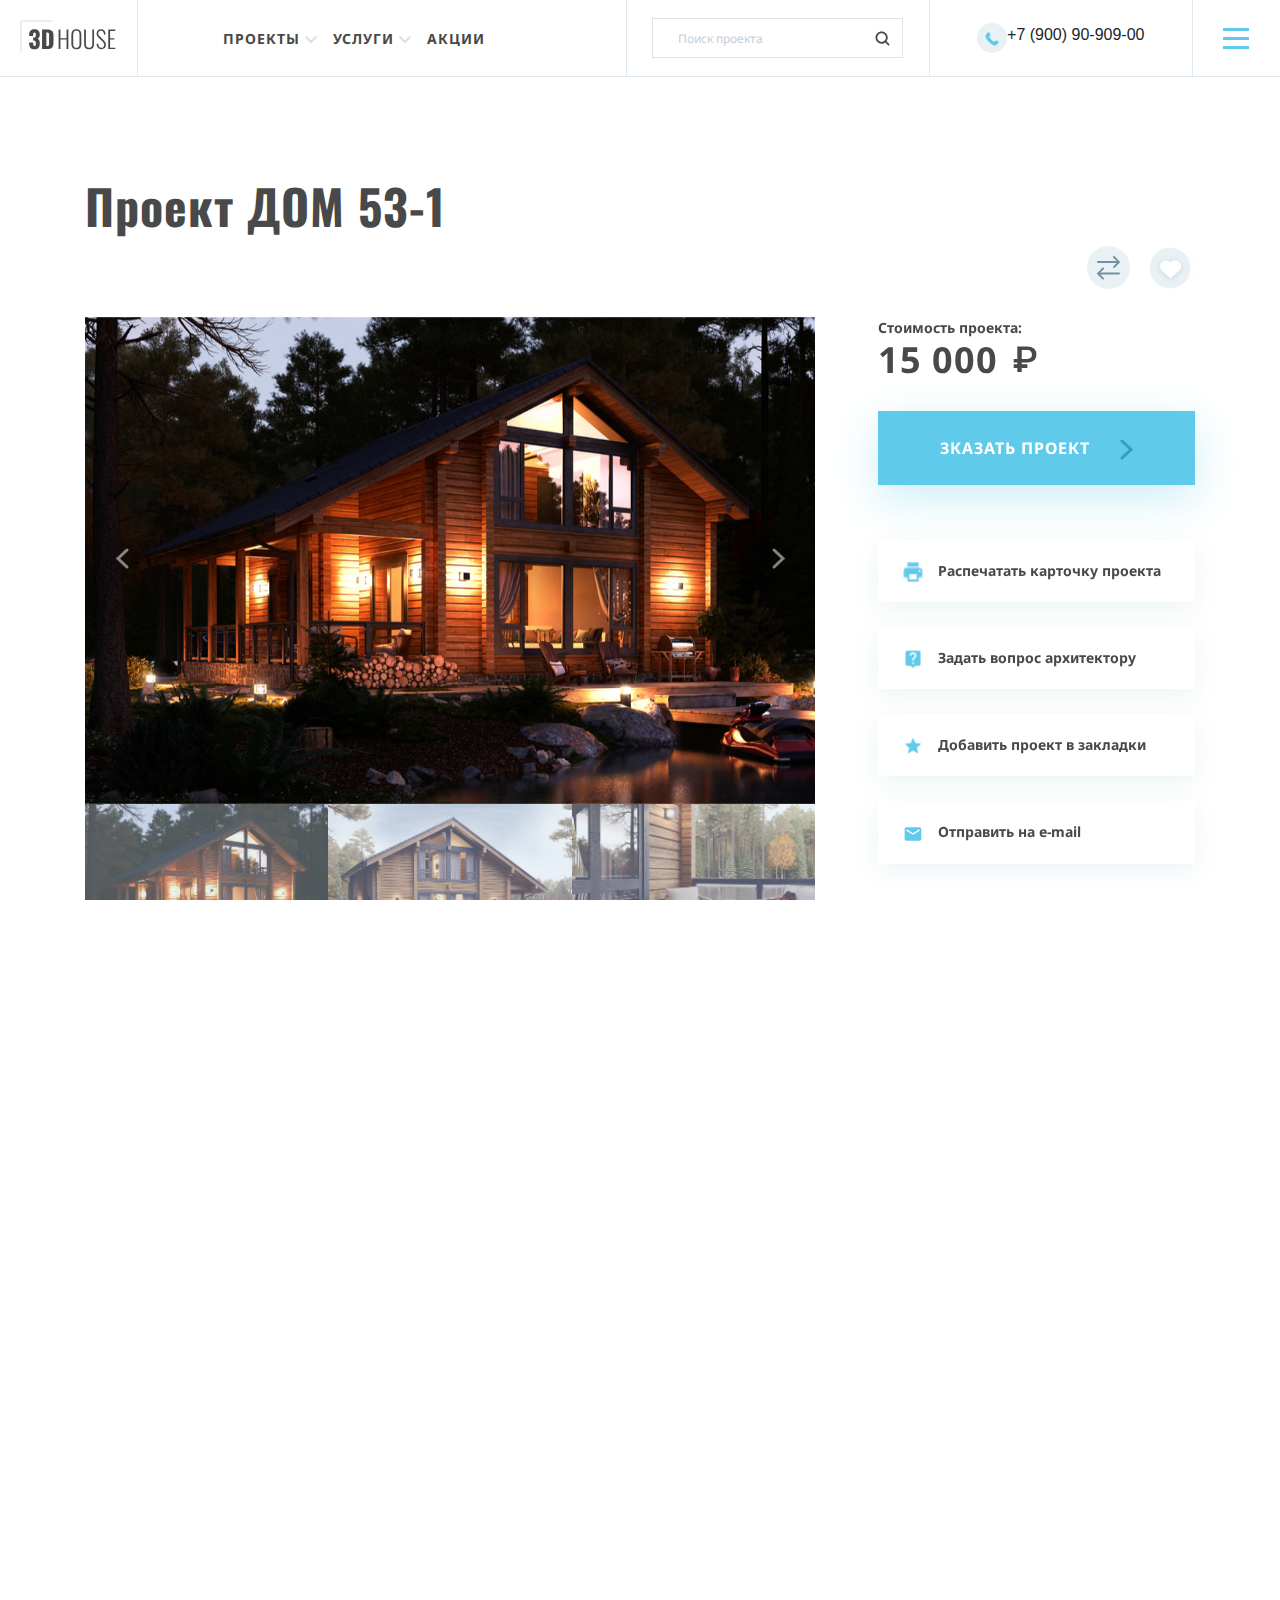
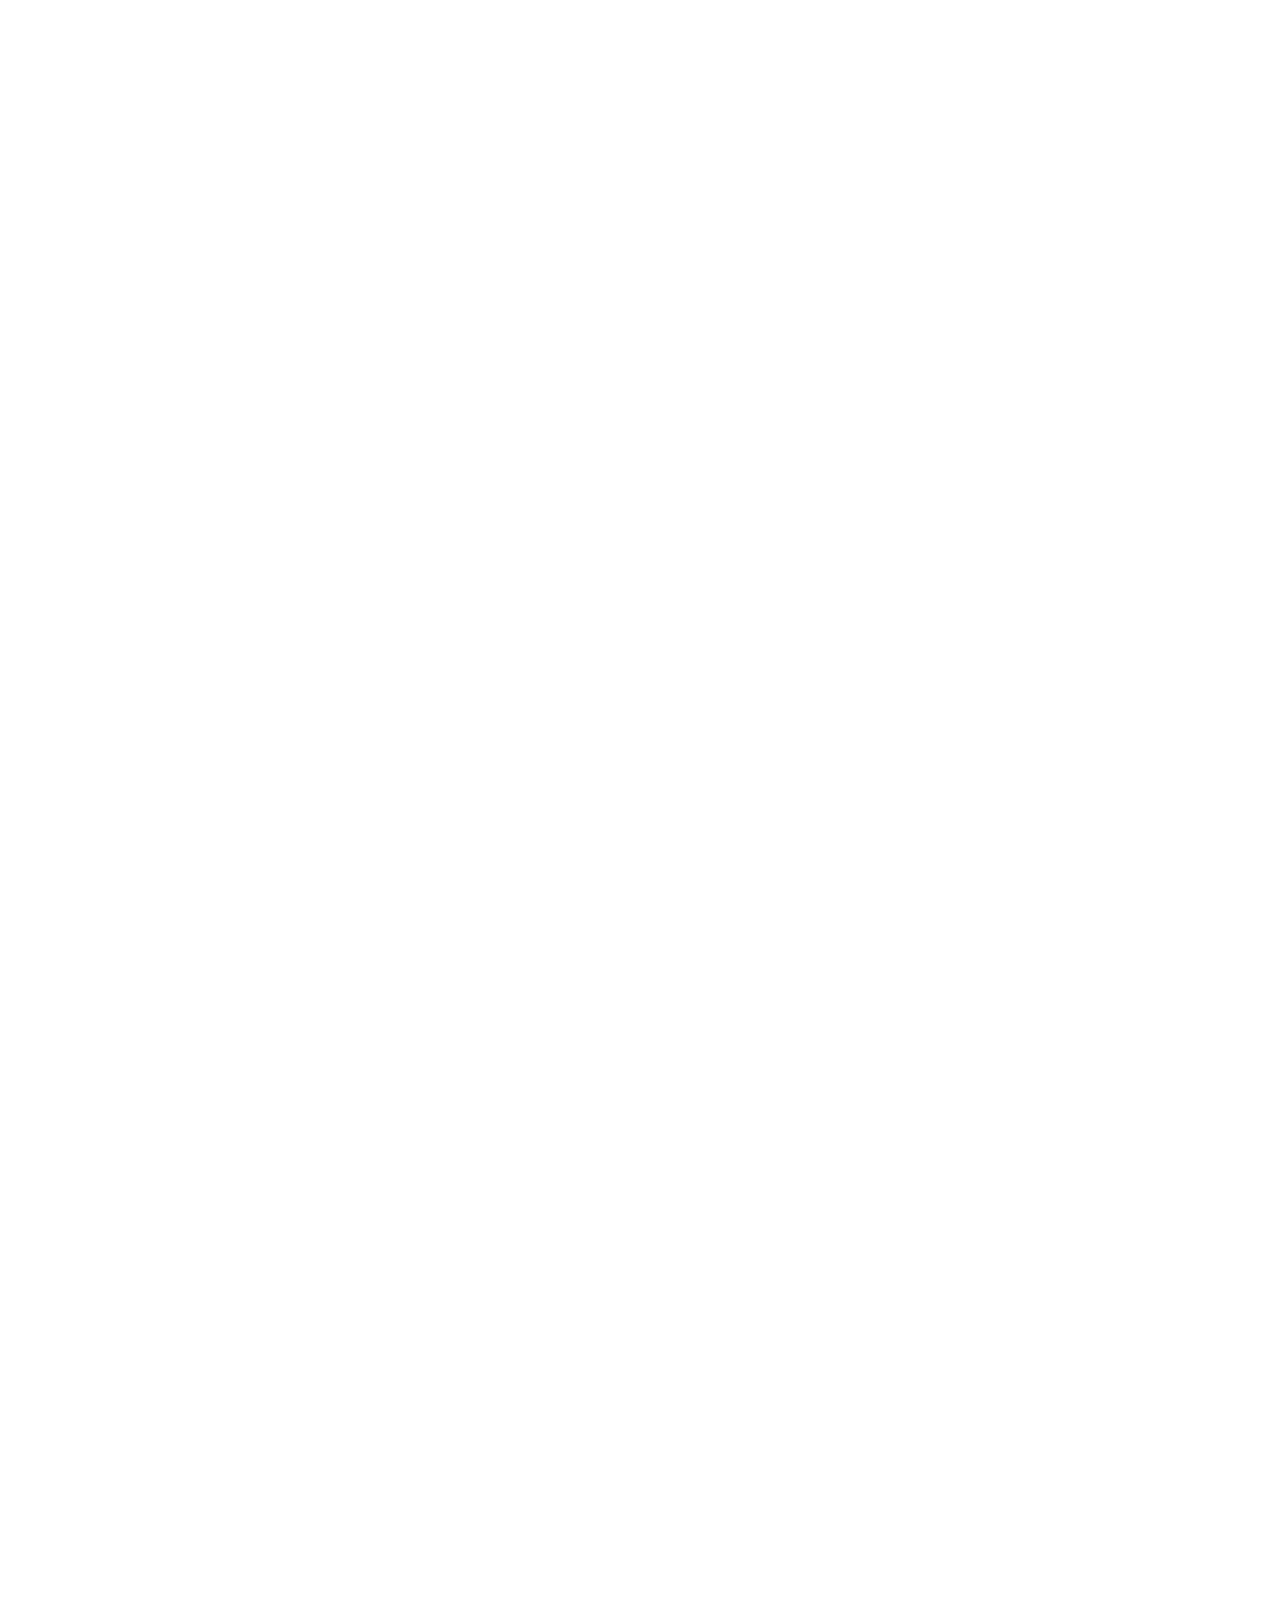
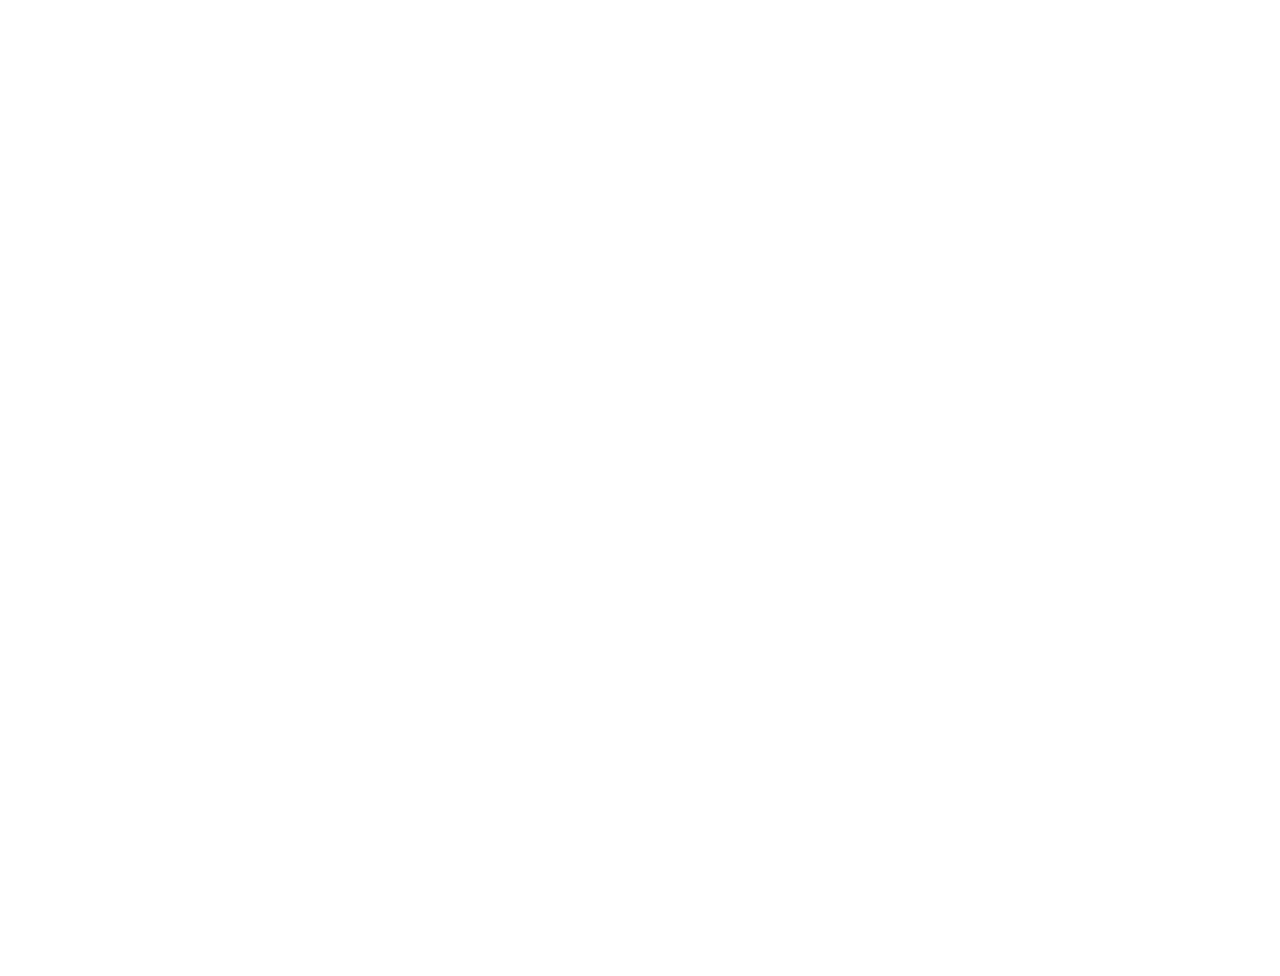
<file: projectId.html>
<!DOCTYPE html>
<html lang="en">
<head>
	<meta charset="UTF-8">
	<meta name="viewport" content="width=device-width, initial-scale=1, shrink-to-fit=no">

	<title>HOUSE</title>

	<!-- Logo of page -->
	<link rel="shortcut icon" href="img/3d.png">
	

	<!-- CSS files -->
	<!-- Owl Stylesheets -->
	<link rel="stylesheet" href="css/docs.theme.min.css">
    <link rel="stylesheet" href="css/owl.carousel.min.css">
    <link rel="stylesheet" href="css/owl.theme.default.min.css">
    <!-- multirange Stylesheets -->
    <link rel="stylesheet" href="css/multirange.css">

	<link rel="stylesheet" href="css/bootstrap.min.css">
	<link rel="stylesheet" href="css/main.css">

	<!-- Fonts -->
	<link href="https://fonts.googleapis.com/css?family=Oswald:300,400&display=swap" rel="stylesheet">
	<link href="https://fonts.googleapis.com/css?family=Noto+Sans:400,700&display=swap" rel="stylesheet">
<!--
<pre> 
	    |===============
	    ||===========
	    |||=======
	    |||
	    |||
===================
   ============= 
      =======
	    |||
	    |||
	    |||=======
	    ||===========
	    |===============   
</pre> -->

</head>
<body>

	<!-- Menu of page -->
	<nav id="menu3D" class="sticky-top">
		<div class="container-fluid">
			<nav class="navbar navbar-expand-md navbar-light">
			  	<a class="navbar-brand d-flex align-items-center justify-content-center" href="index.html">
			  		<img src="img/icons/logo.svg"  alt="">
			  	</a>
			  	<button class="navbar-toggler" type="button" data-toggle="collapse" data-target="#menuSuppContent" aria-controls="menuSuppContent" aria-expanded="false" aria-label="Toggle navigation">
			    	<span class="navbar-toggler-icon"></span>
			  	</button>
				<div class="container">
					<div class="row w-100 ">
						<div class="col-sm-12 col-md-6 col-lg-7 d-flex align-items-center">
							<div class="collapse navbar-collapse" id="menuSuppContent">
						  	  	<ul class="navbar-nav  text-uppercase">
						  	  	  	<li class="nav-item">
						  	  	   	 	<a class="nav-link" href="projects.html">Проекты <img src="img/icons/arrow.svg" alt=""></a>
						  	  	  	</li>
						  	  	  	<li class="nav-item">
						  	  	   	 	<a class="nav-link" href="services.html">Услуги <img src="img/icons/arrow.svg" alt=""></a>
						  	  	  	</li>
						  	  	  	<li class="nav-item">
						  	  	   	 	<a class="nav-link" href="#">Акции</a>
						  	  	  	</li>
						  	  	</ul>
						  	</div>
						</div>
						<div class="d-none  col-sm-12 col-md-6 col-lg-5 searchBtn d-sm-flex align-items-center justify-content-center">
							<form class="form-inline">
					  	  	  	<div class="input-group">
								  	<input name="searchMenuPj" type="search" class="form-control" placeholder="Поиск проекта" aria-label="Поиск проекта" aria-describedby="search">
								 	<div class="input-group-append">
								    	<button type="submit" class="input-group-text" id="search"><img src="img/icons/search.svg" alt=""></button>
								  	</div>
								</div>
					  	  	</form>
						</div>
					</div>
				</div>
				<div class="minMenu3D d-flex align-items-stretch ">
			  	  	<div class="row w-100">
			  	  		<div class="col-12 col-sm-9 col-lg-12 col-xl-9 phBtn d-flex align-items-center justify-content-center">
			  	  			<div class="text-right d-flex py-3 py-xl-0">
				  				<span class="phone">
				  					<img src="img/icons/phone.svg" alt="">
				  				</span>
				  				<span class="numb">+7 (900) 90-909-00</span>
				  			</div>
			  	  		</div>
			  	  		<div class="col-12 col-sm-3 col-lg-12 col-xl-3 d-flex align-items-center justify-content-center">
			  	  			<button type="button" class="prjMenuThree py-3 py-xl-0" data-toggle="modal" data-target="#projMenuModal">
			  	  				<img src="img/icons/treeLine.svg" alt="">
			  	  			</div>
			  	  		</div>
			  	  	</div>
			  	</div>
			</nav>
		</div>
	</nav>

	<!-- Poject Menu Modal -->
	<div class="modal fade" id="projMenuModal" tabindex="-1" role="dialog" aria-labelledby="projMenuModalLabel" aria-hidden="true">
	  	<div class="modal-dialog" role="document">
	  	  	<div class="modal-content">
	  	  		<div class="container">
	  	  			<div class="modal-header">
				        <button type="button" class="close" data-dismiss="modal" aria-label="Close">
				          	<span aria-hidden="true">
				          		<svg width="25" height="25" viewBox="0 0 10 10" fill="none" xmlns="http://www.w3.org/2000/svg">
									<path d="M1 1L9 9M9 1L1 9" stroke="#5FCAEA" stroke-linecap="round"/>
								</svg>
				          	</span>
				        </button>
				    </div>
	  	   	  	  	<div class="modal-body">
	  	  	  	  		<div class="row" id="projMiniMenuBody">
	  	  	  	  			<div class="mb-md-5 col-xl col-md-6 col-12">
	  	  	  	  				<h2 class="text-uppercase">По материалу:</h2>
	  	  	  	  				<ul class="list-unstyled">
	  	  	  	  					<li><a href="index.html">Проекты из бруса</a></li>
	  	  	  	  					<li><a href="index.html">Из проф бруса</a></li>
	  	  	  	  					<li><a href="index.html">Из клееного бруса</a></li>
	  	  	  	  					<li><a href="index.html">Из двойного бруса</a></li>
	  	  	  	  					<li><a href="index.html">Проекты из бревна</a></li>
	  	  	  	  					<li><a href="index.html">Из оцилиндр. бревна</a></li>
	  	  	  	  					<li><a href="index.html">Из пеноблоков</a></li>
	  	  	  	  					<li><a href="index.html">Проекты из газобетона</a></li>
	  	  	  	  					<li><a href="index.html">Кирпичные дома </a></li>
	  	  	  	  					<li><a href="index.html">Каркасные дома</a></li>
	  	  	  	  					<li><a href="index.html">Проекты из СИП </a></li>
	  	  	  	  					<li><a href="index.html">Проекты из арболита</a></li>
	  	  	  	  				</ul>
	  	  	  	  			</div>
	  	  	  	  			<div class="mb-md-5 col-xl col-md-6 col-12">
	  	  	  	  				<h2 class="text-uppercase">По стилю:</h2>
	  	  	  	  				<ul class="list-unstyled">
									<li><a href="index.html">Проекты из бруса</a></li>
	  	  	  	  					<li><a href="index.html">Из проф бруса</a></li>
	  	  	  	  					<li><a href="index.html">Из клееного бруса</a></li>
	  	  	  	  					<li><a href="index.html">Из двойного бруса</a></li>
	  	  	  	  					<li><a href="index.html">Проекты из бревна</a></li>
	  	  	  	  					<li><a href="index.html">Из оцилиндр. бревна</a></li>	  	  	  	  					
	  	  	  	  					<li><a href="index.html">Проекты из газобетона</a></li>
	  	  	  	  					<li><a href="index.html">Кирпичные дома </a></li>
	  	  	  	  				</ul>
	  	  	  	  			</div>
	  	  	  	  			<div class="mb-md-5 col-xl col-md-6 col-12">
	  	  	  	  				<h2 class="text-uppercase">По назначению:</h2>
	  	  	  	  				<ul class="list-unstyled">
	  	  	  	  					<li><a href="index.html">Проекты из бруса</a></li>
	  	  	  	  					<li><a href="index.html">Из проф бруса</a></li>
	  	  	  	  					<li><a href="index.html">Из клееного бруса</a></li>
	  	  	  	  					<li><a href="index.html">Из двойного бруса</a></li>
	  	  	  	  					<li><a href="index.html">Проекты из газобетона</a></li>
	  	  	  	  					<li><a href="index.html">Кирпичные дома </a></li>
	  	  	  	  					<li><a href="index.html">Каркасные дома</a></li>
	  	  	  	  					<li><a href="index.html">Проекты из СИП </a></li>
	  	  	  	  					<li><a href="index.html">ЛСТК проекты</a></li>
	  	  	  	  					<li><a href="index.html">Проекты из арболита</a></li>
	  	  	  	  				</ul>
	  	  	  	  			</div>
	  	  	  	  			<div class="mb-md-5 col-xl col-md-6 col-12">
	  	  	  	  				<h2 class="text-uppercase">По этажности:</h2>
	  	  	  	  				<ul class="list-unstyled">
									<li><a href="index.html">Проекты из бруса</a></li>
	  	  	  	  					<li><a href="index.html">Из проф бруса</a></li>
	  	  	  	  					<li><a href="index.html">Из клееного бруса</a></li>
	  	  	  	  					<li><a href="index.html">Каркасные дома</a></li>
	  	  	  	  					<li><a href="index.html">Проекты из СИП </a></li>
	  	  	  	  					<li><a href="index.html">ЛСТК проекты</a></li>
	  	  	  	  					<li><a href="index.html">Проекты из арболита</a></li>
	  	  	  	  					<li><a href="index.html">Из двойного бруса</a></li>
	  	  	  	  					<li><a href="index.html">Проекты из бревна</a></li>
	  	  	  	  					<li><a href="index.html">Из оцилиндр. бревна</a></li>
	  	  	  	  					<li><a href="index.html">Проекты из бревна</a></li>
	  	  	  	  					<li><a href="index.html">Из оцилиндр. бревна</a></li>
	  	  	  	  				</ul>
	  	  	  	  			</div>
	  	  	  	  			<div class="mb-md-5 col-xl col-md-6 col-12">
	  	  	  	  				<h2 class="text-uppercase">По размеру:</h2>
	  	  	  	  				<ul class="list-unstyled">
	  	  	  	  					<li><a href="index.html">Проекты домов до 100 м<sup>2</sup></a></li>
	  	  	  	  					<li><a href="index.html">Проекты домов до 150 м<sup>2</sup></a></li>
	  	  	  	  					<li><a href="index.html">Проекты домов до 200 м<sup>2</sup></a></li>
	  	  	  	  					<li><a href="index.html">Одноэтажные до 100 м<sup>2</sup></a></li>
	  	  	  	  				</ul>
	  	  	  	  			</div>
	  	  	  	  		</div>
	  	  	  		</div>
	  	  		</div>
	  	  	</div>
	  	</div>
	</div>

	<!-- Header of page // ProjectID3d-->
	<header id="projecthome3D" class="projectIdhead3D">
		<section class="container pb-5 px-0">
			<div class="row">
				<div class="col-12"><h2>Проект ДОМ 53-1</h2></div>
				<div class="col-12">
					<div class="projectIdBtns d-flex justify-content-end align-items-center">
						<button  type="button">
			                <img src="img/icons/group.svg" alt="">
				        </button>
				    	<button class="heart" type="button">
				            <img src="img/icons/heart.svg" alt="">
				        </button>
					</div>
				</div>
			</div>
			<div class="row  mt-4 mb-5">
				<div class="col-12 col-lg-7 col-xl-8">
					<div id="projecthome3DSlider" class="carousel slide" data-ride="carousel">
					  	<div class="carousel-inner">
					  	  	<div class="carousel-item active">
					  	  	  	<img src="img/prj1.png" class="d-block w-100" alt="...">
					  	  	</div>
					  	  	<div class="carousel-item">
					  	  	  	<img src="img/prj2.png" class="d-block w-100" alt="...">
					  	  	</div>
					  	  	<div class="carousel-item">
					  	  	  	<img src="img/prj3.png" class="d-block w-100" alt="...">
					  	  	</div>
					  	</div>
					  	<a class="carousel-control-prev" href="#projecthome3DSlider" role="button" data-slide="prev">
					  	 	<svg width="30" height="37" viewBox="0 0 30 37" fill="none" xmlns="http://www.w3.org/2000/svg">
								<g filter="url(#filter0_d)">
									<path d="M20 8L11 16.5L20 25" stroke="white" stroke-width="3" stroke-linecap="round"/>
								</g>
								<defs>
									<filter id="filter0_d" x="0.815399" y="0.5" width="28.6846" height="36" filterUnits="userSpaceOnUse" color-interpolation-filters="sRGB">
									<feFlood flood-opacity="0" result="BackgroundImageFix"/>
									<feColorMatrix in="SourceAlpha" type="matrix" values="0 0 0 0 0 0 0 0 0 0 0 0 0 0 0 0 0 0 127 0"/>
									<feOffset dy="2"/>
									<feGaussianBlur stdDeviation="4"/>
									<feColorMatrix type="matrix" values="0 0 0 0 0.0445313 0 0 0 0 0.193076 0 0 0 0 0.2375 0 0 0 0.29 0"/>
									<feBlend mode="normal" in2="BackgroundImageFix" result="effect1_dropShadow"/>
									<feBlend mode="normal" in="SourceGraphic" in2="effect1_dropShadow" result="shape"/>
									</filter>
								</defs>
							</svg>
					  	</a>
					  	<a class="carousel-control-next" href="#projecthome3DSlider" role="button" data-slide="next">
					  	  	<svg width="30" height="37" viewBox="0 0 30 37" fill="none" xmlns="http://www.w3.org/2000/svg">
								<g filter="url(#filter0_d)">
									<path d="M10 25L19 16.5L10 8" stroke="white" stroke-width="3" stroke-linecap="round"/>
								</g>
								<defs>
								<filter id="filter0_d" x="0.5" y="0.5" width="28.6846" height="36" filterUnits="userSpaceOnUse" color-interpolation-filters="sRGB">
									<feFlood flood-opacity="0" result="BackgroundImageFix"/>
									<feColorMatrix in="SourceAlpha" type="matrix" values="0 0 0 0 0 0 0 0 0 0 0 0 0 0 0 0 0 0 127 0"/>
									<feOffset dy="2"/>
									<feGaussianBlur stdDeviation="4"/>
									<feColorMatrix type="matrix" values="0 0 0 0 0.0445313 0 0 0 0 0.193076 0 0 0 0 0.2375 0 0 0 0.29 0"/>
									<feBlend mode="normal" in2="BackgroundImageFix" result="effect1_dropShadow"/>
									<feBlend mode="normal" in="SourceGraphic" in2="effect1_dropShadow" result="shape"/>
								</filter>
								</defs>
							</svg>
					  	</a>
					</div>
					<ol class="carousel-indicators">
					  	<li data-target="#projecthome3DSlider" data-slide-to="0" class="active"><img src="img/prj1.png" alt=""></li>
					  	<li data-target="#projecthome3DSlider" data-slide-to="1"><img src="img/prj2.png" alt=""></li>
					  	<li data-target="#projecthome3DSlider" data-slide-to="2"><img src="img/prj3.png" alt=""></li>
					</ol>
				</div>
				<div class="col-12 col-lg-5 col-xl-4 pl-5 mt-5 mt-lg-0">
					<div class="startPrj3d">
						<p>Стоимость проекта:</p>
						<h3>15 000								
							<svg width="24" height="26" viewBox="0 0 24 26" fill="none" xmlns="http://www.w3.org/2000/svg">
								<path d="M14.3965 21.9395H8.73633V26H4.30664V21.9395H0.703125V18.3711H4.30664V16.4902H0.703125V12.9219H4.30664V0.40625H14.0977C16.9219 0.40625 19.1777 1.14453 20.8652 2.62109C22.5527 4.08594 23.3965 6.03711 23.3965 8.47461C23.3965 10.959 22.5938 12.9102 20.9883 14.3281C19.3828 15.7344 17.1504 16.4551 14.291 16.4902H8.73633V18.3711H14.3965V21.9395ZM8.73633 12.9219H14.0273C15.6211 12.9219 16.8398 12.5527 17.6836 11.8145C18.5273 11.0762 18.9492 9.97461 18.9492 8.50977C18.9492 7.19727 18.5332 6.125 17.7012 5.29297C16.8809 4.46094 15.7441 4.02734 14.291 3.99219H8.73633V12.9219Z" fill="#494949"/>
							</svg>
						</h3>
						<button type="button">Зказать Проект
							<svg width="14" height="21" viewBox="0 0 14 21" fill="none" xmlns="http://www.w3.org/2000/svg">
								<path d="M2 19L11 10.5L2 2" stroke="#349FBF" stroke-width="3" stroke-linecap="round"/>
							</svg>
						</button>
					</div>
					<div class="centerPrjBtns">
						<button type="button"><img src="img/print.png" alt="">Распечатать карточку проекта</button>
						<button type="button"><img src="img/help.png" alt="">Задать вопрос архитектору</button>
						<button type="button"><img src="img/grade.png" alt="">Добавить проект в закладки</button>
						<button type="button"><img src="img/message.svg" alt="">Отправить на e-mail</button>
					</div>
					<div class="socPageLinks d-flex mt-5">
						<a href="#"><img src="img/facebook-logo.png" alt=""></a>
						<a href="#"><img src="img/vk-logo.png" alt=""></a>
						<a href="#"><img src="img/ok_logo.png" alt=""></a>
						<a href="#"><img src="img/inst-logo.png" alt=""></a>
					</div>
				</div>
			</div>
			<div class="row">
				<div class="col-12">
					<div class="row">
						<div class="col-12 col-sm-6 col-md-4 col-lg">
							<div class="boxIdPrj">
								<span>Площадь:</span>
								<p>200 м<sup>2</sup></p>
							</div>
						</div>
						<div class="col-12 col-sm-6 col-md-4 col-lg">
							<div class="boxIdPrj">
								<span>Этажей:</span>
								<p>2</p>
							</div>
						</div>
						<div class="col-12 col-sm-6 col-md-4 col-lg">
							<div class="boxIdPrj">
								<span>Комнат:</span>
								<p>7+</p>
							</div>
						</div>
						<div class="col-12 col-sm-6 col-md-4 col-lg">
							<div class="boxIdPrj">
								<span>Спален:</span>
								<p>6</p>
							</div>
						</div>
						<div class="col-12 col-sm-6 col-md-4 col-lg">
							<div class="boxIdPrj">
								<span>Авто:</span>
								<p>Есть</p>
							</div>
						</div>
						<div class="col-12 col-sm-6 col-md-4 col-lg">
							<div class="boxIdPrj">
								<span>Санузлов:</span>
								<p>2</p>
							</div>
						</div>
					</div>
				</div>
			</div>
		</section>
	</header>

	<!-- Project Description Section -->
	<div id="projectDescription3D">
		<div class="container">
			<div class="jumbotron">
			  	<h2>Описание проекта</h2>
			  	<p>Перед вами уникальный проект коттеджа общей площадью 200 квадратных метров. Большой, остекленный по безрамной технологии балкон, сразу привлекает внимание и делает дом очень современным. </p>
			  	<p>Габаритные размеры составляют 13 х 14.5 метров. В конструктивной схеме проектом заложены несущие конструкции из газобетона с наружной отделкой из искусственного камня и монолитный плитный фундамент. Кровля чердачная с покрытием из металлической черепицы, возможны так же и другие варианты покрытия. <span class="openJumbotron">Развернуть</span></p>
			  	<div class="closeElement">
			  		<p >Габаритные размеры составляют 13 х 14.5 метров. В конструктивной схеме проектом заложены несущие конструкции из газобетона с наружной отделкой из искусственного камня и монолитный плитный фундамент. Кровля чердачная с покрытием из металлической черепицы, возможны так же и другие варианты покрытия.</p>
				  	<p><span class="closeJumbotron">Свернуть</span></p>

				  	<h3>Узнай как получить такой проект по выгодной цене</h3>
				  	<button type="button">Хочу такой дом 
				  		<svg width="14" height="21" viewBox="0 0 14 21" fill="none" xmlns="http://www.w3.org/2000/svg">
							<path d="M2 19L11 10.5L2 2" stroke="#349FBF" stroke-width="3" stroke-linecap="round"/>
						</svg>
					</button>
			  	</div>
			</div>
		</div>
	</div>
	<!-- Layout of Project Section  -->
	<section id="layoutPrj3dId">
		<div class="container">
			<div class="row">
				<div class="col-12">
					<h2>Планировка</h2>
				</div>
			</div>
			<div class="containerNewProjSlider mt-5">
				<div class="container">
					<section id="demos2">
						<div class="row">
						    <div class="large-12 columns">
						        <div class="owl-carousel owl-theme">
						            <div class="item">
						            	<img src="img/lay1.png" alt="">
						            </div>
						            <div class="item">
						            	<img src="img/lay2.png" alt="">
						            </div>
						            <div class="item">
						            	<img src="img/lay1.png" alt="">
						            </div>
						            <div class="item">
						            	<img src="img/lay2.png" alt="">
						            </div>
								</div>
							</div>
						</div>    
					</section>
				</div>
			</div>	
		</div>
	</section>

	<!-- Characteristics Section -->
	<section id="characteristicsPrj3D">
		<div class="container">
			<div class="row">
				<div class="col-12">
					<h2>Характеристики</h2>
				</div>
				<div class="col-12 mt-5">
					<table class="table table-striped">
					  	<tr>
					  		<th>Общая площадь:</th>
					  		<td>200 м<sup>2</sup></td>
					  	</tr>
					  	<tr>
					  		<th>Длина:</th>
					  		<td>8,94 м<sup>2</sup></td>
					  	</tr>
					  	<tr>
					  		<th>Возможный материал стен:</th>
					  		<td>газобетон/пеноблок, кирпич, керамические блоки</td>
					  	</tr>
					  	<tr>
					  		<th>Возможный материал кровли:</th>
					  		<td>гидро-изоляционная мембрана</td>
					  	</tr>
					  	<tr>
					  		<th>Тип перекрытий:</th>
					  		<td>по деревянным балкам, монолитное ж/б, плиты ПК</td>
					  	</tr>
					  	<tr>
					  		<th>Количество этажей:</th>
					  		<td>2</td>
					  	</tr>
					  	<tr>
					  		<th>Подвал/мансарда:</th>
					  		<td>без масандры</td>
					  	</tr>
					  	<tr>
					  		<th>Гараж:</th>
					  		<td>1 авто</td>
					  	</tr>
					</table>
				</div>
			</div>
		</div>
	</section>

	<!-- Same Projects Section -->
	<section id="sameProjects" class="pb-5">
		<div class="container">
			<div class="row">
				<div class="col-12">
					<h2>похожие проекты</h2>
				</div>
				<div class="col-12 text-right">
					<button type="button">Все проекты 
						<svg width="14" height="21" viewBox="0 0 14 21" fill="none" xmlns="http://www.w3.org/2000/svg">
							<path d="M2 19L11 10.5L2 2" stroke="#5FCAEA" stroke-width="3" stroke-linecap="round"/>
						</svg>
					</button>
				</div>
			</div>
			<div class="containerNewProjSlider mt-5">
				  <div class="container">
				    <section id="demos">
				      <div class="row">
				        <div class="large-12 columns">
				          <div class="owl-carousel owl-theme">
				            <div class="item">
				              <div class="card mx-auto">
				                  <div class="card-img-top">
				                    <div class="stok">Акция</div>
				                      <img src="img/newPj1.png" class="img-fluid" alt="...">
				                    <div class="info">Дом для небольшой семьи</div>
				                    <button class="heart" type="button">
				                      <img src="img/icons/heart.svg" alt="">
				                    </button>
				                  </div>
				                  <div class="card-body">
				                    <h5 class="card-title">Проект Дома 55-2</h5>
				                    <p class="card-text">Проект дома — это документация, в которой указаны все параметры здания... </p>
				                    <div class="table-responsive">
				                      <table class="mx-0 table table-borderless">
				                        <tr>
				                          <td>Площадь: 200 м<sup>2</sup></td>
				                          <td rowspan="2">
				                            15 000 
				                          <svg width="16" height="18" viewBox="0 0 16 18" fill="none" xmlns="http://www.w3.org/2000/svg">
				                          <path d="M9.59766 15.293H5.82422V18H2.87109V15.293H0.46875V12.9141H2.87109V11.6602H0.46875V9.28125H2.87109V0.9375H9.39844C11.2812 0.9375 12.7852 1.42969 13.9102 2.41406C15.0352 3.39062 15.5977 4.69141 15.5977 6.31641C15.5977 7.97266 15.0625 9.27344 13.9922 10.2188C12.9219 11.1562 11.4336 11.6367 9.52734 11.6602H5.82422V12.9141H9.59766V15.293ZM5.82422 9.28125H9.35156C10.4141 9.28125 11.2266 9.03516 11.7891 8.54297C12.3516 8.05078 12.6328 7.31641 12.6328 6.33984C12.6328 5.46484 12.3555 4.75 11.8008 4.19531C11.2539 3.64063 10.4961 3.35156 9.52734 3.32812H5.82422V9.28125Z" fill="#494949"/>
				                          </svg>
				                          </td>
				                        </tr>
				                        <tr>
				                          <td >Этажи: 2</td>
				                          
				                        </tr>
				                      </table>
				                    </div>
				                    <div class="cardLinkBtns">
				                      <div class="row">
				                        <div class="col-6">
				                          <a href="#">
				                            <img src="img/icons/share.svg" alt="">
				                          </a>
				                          <a href="#">
				                          <img src="img/icons/group.svg" alt="">
				                          </a>
				                        </div>
				                        <div class="col-6 text-right">
				                          <a href="#">Подробнее</a>
				                        </div>
				                      </div>

				                    </div>
				                  </div>
				                </div>
				            </div>
				            <div class="item">
				                <div class="card mx-auto">
				                  <div class="card-img-top">
				                    <div class="stok">Акция</div>
				                      <img src="img/newPj1.png" class="img-fluid" alt="...">
				                    <div class="info">Большой семейный дом</div>
				                    <button class="heart" type="button">
				                      <img src="img/icons/heart.svg" alt="">
				                    </button>
				                  </div>
				                  <div class="card-body">
				                    <h5 class="card-title">Проект Дома 55-2</h5>
				                    <p class="card-text">Проект дома — это документация, в которой указаны все параметры здания... </p>
				                    <div class="table-responsive">
				                      <table class="mx-0 table table-borderless">
				                        <tr>
				                          <td>Площадь: 200 м<sup>2</sup></td>
				                          <td rowspan="2">
				                            15 000 
				                          <svg width="16" height="18" viewBox="0 0 16 18" fill="none" xmlns="http://www.w3.org/2000/svg">
				                          <path d="M9.59766 15.293H5.82422V18H2.87109V15.293H0.46875V12.9141H2.87109V11.6602H0.46875V9.28125H2.87109V0.9375H9.39844C11.2812 0.9375 12.7852 1.42969 13.9102 2.41406C15.0352 3.39062 15.5977 4.69141 15.5977 6.31641C15.5977 7.97266 15.0625 9.27344 13.9922 10.2188C12.9219 11.1562 11.4336 11.6367 9.52734 11.6602H5.82422V12.9141H9.59766V15.293ZM5.82422 9.28125H9.35156C10.4141 9.28125 11.2266 9.03516 11.7891 8.54297C12.3516 8.05078 12.6328 7.31641 12.6328 6.33984C12.6328 5.46484 12.3555 4.75 11.8008 4.19531C11.2539 3.64063 10.4961 3.35156 9.52734 3.32812H5.82422V9.28125Z" fill="#494949"/>
				                          </svg>
				                          </td>
				                        </tr>
				                        <tr>
				                          <td >Этажи: 2</td>
				                          
				                        </tr>
				                      </table>
				                    </div>
				                    <div class="cardLinkBtns">
				                      <div class="row">
				                        <div class="col-6">
				                          <a href="#">
				                            <img src="img/icons/share.svg" alt="">
				                          </a>
				                          <a href="#">
				                          <img src="img/icons/group.svg" alt="">
				                          </a>
				                        </div>
				                        <div class="col-6 text-right">
				                          <a href="#">Подробнее</a>
				                        </div>
				                      </div>

				                    </div>
				                  </div>
				                </div>
				            </div>
				            <div class="item">
				                <div class="card mx-auto">
				                  <div class="card-img-top">
				                    <div class="stok">Акция</div>
				                      <img src="img/newPj1.png" class="img-fluid" alt="...">
				                    <div class="info">Дом для небольшой семьи</div>
				                    <button class="heart" type="button">
				                      <img src="img/icons/heart.svg" alt="">
				                    </button>
				                  </div>
				                  <div class="card-body">
				                    <h5 class="card-title">Проект Дома 55-2</h5>
				                    <p class="card-text">Проект дома — это документация, в которой указаны все параметры здания... </p>
				                    <div class="table-responsive">
				                      <table class="mx-0 table table-borderless">
				                        <tr>
				                          <td>Площадь: 200 м<sup>2</sup></td>
				                          <td rowspan="2">
				                            15 000 
				                          <svg width="16" height="18" viewBox="0 0 16 18" fill="none" xmlns="http://www.w3.org/2000/svg">
				                          <path d="M9.59766 15.293H5.82422V18H2.87109V15.293H0.46875V12.9141H2.87109V11.6602H0.46875V9.28125H2.87109V0.9375H9.39844C11.2812 0.9375 12.7852 1.42969 13.9102 2.41406C15.0352 3.39062 15.5977 4.69141 15.5977 6.31641C15.5977 7.97266 15.0625 9.27344 13.9922 10.2188C12.9219 11.1562 11.4336 11.6367 9.52734 11.6602H5.82422V12.9141H9.59766V15.293ZM5.82422 9.28125H9.35156C10.4141 9.28125 11.2266 9.03516 11.7891 8.54297C12.3516 8.05078 12.6328 7.31641 12.6328 6.33984C12.6328 5.46484 12.3555 4.75 11.8008 4.19531C11.2539 3.64063 10.4961 3.35156 9.52734 3.32812H5.82422V9.28125Z" fill="#494949"/>
				                          </svg>
				                          </td>
				                        </tr>
				                        <tr>
				                          <td >Этажи: 2</td>
				                          
				                        </tr>
				                      </table>
				                    </div>
				                    <div class="cardLinkBtns">
				                      <div class="row">
				                        <div class="col-6">
				                          <a href="#">
				                            <img src="img/icons/share.svg" alt="">
				                          </a>
				                          <a href="#">
				                          <img src="img/icons/group.svg" alt="">
				                          </a>
				                        </div>
				                        <div class="col-6 text-right">
				                          <a href="#">Подробнее</a>
				                        </div>
				                      </div>

				                    </div>
				                  </div>
				                </div>
				            </div>
				            <div class="item">
				                <div class="card mx-auto">
				                  <div class="card-img-top">
				                    <div class="stok">Акция</div>
				                      <img src="img/newPj1.png" class="img-fluid" alt="...">
				                    <div class="info">Большой семейный дом</div>
				                    <button class="heart" type="button">
				                      <img src="img/icons/heart.svg" alt="">
				                    </button>
				                  </div>
				                  <div class="card-body">
				                    <h5 class="card-title">Проект Дома 55-2</h5>
				                    <p class="card-text">Проект дома — это документация, в которой указаны все параметры здания... </p>
				                    <div class="table-responsive">
				                      <table class="mx-0 table table-borderless">
				                        <tr>
				                          <td>Площадь: 200 м<sup>2</sup></td>
				                          <td rowspan="2">
				                            15 000 
				                          <svg width="16" height="18" viewBox="0 0 16 18" fill="none" xmlns="http://www.w3.org/2000/svg">
				                          <path d="M9.59766 15.293H5.82422V18H2.87109V15.293H0.46875V12.9141H2.87109V11.6602H0.46875V9.28125H2.87109V0.9375H9.39844C11.2812 0.9375 12.7852 1.42969 13.9102 2.41406C15.0352 3.39062 15.5977 4.69141 15.5977 6.31641C15.5977 7.97266 15.0625 9.27344 13.9922 10.2188C12.9219 11.1562 11.4336 11.6367 9.52734 11.6602H5.82422V12.9141H9.59766V15.293ZM5.82422 9.28125H9.35156C10.4141 9.28125 11.2266 9.03516 11.7891 8.54297C12.3516 8.05078 12.6328 7.31641 12.6328 6.33984C12.6328 5.46484 12.3555 4.75 11.8008 4.19531C11.2539 3.64063 10.4961 3.35156 9.52734 3.32812H5.82422V9.28125Z" fill="#494949"/>
				                          </svg>
				                          </td>
				                        </tr>
				                        <tr>
				                          <td >Этажи: 2</td>
				                          
				                        </tr>
				                      </table>
				                    </div>
				                    <div class="cardLinkBtns">
				                      <div class="row">
				                        <div class="col-6">
				                          <a href="#">
				                            <img src="img/icons/share.svg" alt="">
				                          </a>
				                          <a href="#">
				                          <img src="img/icons/group.svg" alt="">
				                          </a>
				                        </div>
				                        <div class="col-6 text-right">
				                          <a href="#">Подробнее</a>
				                        </div>
				                      </div>

				                    </div>
				                  </div>
				                </div>
				            </div>
				            <div class="item">
				                <div class="card mx-auto">
				                  <div class="card-img-top">
				                    <div class="stok">Акция</div>
				                      <img src="img/newPj1.png" class="img-fluid" alt="...">
				                    <div class="info">Дом для небольшой семьи</div>
				                    <button class="heart" type="button">
				                      <img src="img/icons/heart.svg" alt="">
				                    </button>
				                  </div>
				                  <div class="card-body">
				                    <h5 class="card-title">Проект Дома 55-2</h5>
				                    <p class="card-text">Проект дома — это документация, в которой указаны все параметры здания... </p>
				                    <div class="table-responsive">
				                      <table class="mx-0 table table-borderless">
				                        <tr>
				                          <td>Площадь: 200 м<sup>2</sup></td>
				                          <td rowspan="2">
				                            15 000 
				                          <svg width="16" height="18" viewBox="0 0 16 18" fill="none" xmlns="http://www.w3.org/2000/svg">
				                          <path d="M9.59766 15.293H5.82422V18H2.87109V15.293H0.46875V12.9141H2.87109V11.6602H0.46875V9.28125H2.87109V0.9375H9.39844C11.2812 0.9375 12.7852 1.42969 13.9102 2.41406C15.0352 3.39062 15.5977 4.69141 15.5977 6.31641C15.5977 7.97266 15.0625 9.27344 13.9922 10.2188C12.9219 11.1562 11.4336 11.6367 9.52734 11.6602H5.82422V12.9141H9.59766V15.293ZM5.82422 9.28125H9.35156C10.4141 9.28125 11.2266 9.03516 11.7891 8.54297C12.3516 8.05078 12.6328 7.31641 12.6328 6.33984C12.6328 5.46484 12.3555 4.75 11.8008 4.19531C11.2539 3.64063 10.4961 3.35156 9.52734 3.32812H5.82422V9.28125Z" fill="#494949"/>
				                          </svg>
				                          </td>
				                        </tr>
				                        <tr>
				                          <td >Этажи: 2</td>
				                          
				                        </tr>
				                      </table>
				                    </div>
				                    <div class="cardLinkBtns">
				                      <div class="row">
				                        <div class="col-6">
				                          <a href="#">
				                            <img src="img/icons/share.svg" alt="">
				                          </a>
				                          <a href="#">
				                          <img src="img/icons/group.svg" alt="">
				                          </a>
				                        </div>
				                        <div class="col-6 text-right">
				                          <a href="#">Подробнее</a>
				                        </div>
				                      </div>

				                    </div>
				                  </div>
				                </div>
				            </div>
				            <div class="item">
				                <div class="card mx-auto">
				                  <div class="card-img-top">
				                    <div class="stok">Акция</div>
				                      <img src="img/newPj1.png" class="img-fluid" alt="...">
				                    <div class="info">Большой семейный дом</div>
				                    <button class="heart" type="button">
				                      <img src="img/icons/heart.svg" alt="">
				                    </button>
				                  </div>
				                  <div class="card-body">
				                    <h5 class="card-title">Проект Дома 55-2</h5>
				                    <p class="card-text">Проект дома — это документация, в которой указаны все параметры здания... </p>
				                    <div class="table-responsive">
				                      <table class="mx-0 table table-borderless">
				                        <tr>
				                          <td>Площадь: 200 м<sup>2</sup></td>
				                          <td rowspan="2">
				                            15 000 
				                          <svg width="16" height="18" viewBox="0 0 16 18" fill="none" xmlns="http://www.w3.org/2000/svg">
				                          <path d="M9.59766 15.293H5.82422V18H2.87109V15.293H0.46875V12.9141H2.87109V11.6602H0.46875V9.28125H2.87109V0.9375H9.39844C11.2812 0.9375 12.7852 1.42969 13.9102 2.41406C15.0352 3.39062 15.5977 4.69141 15.5977 6.31641C15.5977 7.97266 15.0625 9.27344 13.9922 10.2188C12.9219 11.1562 11.4336 11.6367 9.52734 11.6602H5.82422V12.9141H9.59766V15.293ZM5.82422 9.28125H9.35156C10.4141 9.28125 11.2266 9.03516 11.7891 8.54297C12.3516 8.05078 12.6328 7.31641 12.6328 6.33984C12.6328 5.46484 12.3555 4.75 11.8008 4.19531C11.2539 3.64063 10.4961 3.35156 9.52734 3.32812H5.82422V9.28125Z" fill="#494949"/>
				                          </svg>
				                          </td>
				                        </tr>
				                        <tr>
				                          <td >Этажи: 2</td>
				                          
				                        </tr>
				                      </table>
				                    </div>
				                    <div class="cardLinkBtns">
				                      <div class="row">
				                        <div class="col-6">
				                          <a href="#">
				                            <img src="img/icons/share.svg" alt="">
				                          </a>
				                          <a href="#">
				                          <img src="img/icons/group.svg" alt="">
				                          </a>
				                        </div>
				                        <div class="col-6 text-right">
				                          <a href="#">Подробнее</a>
				                        </div>
				                      </div>

				                    </div>
				                  </div>
				                </div>
				            </div>
				            <div class="item">
				                <div class="card mx-auto">
				                  <div class="card-img-top">
				                    <div class="stok">Акция</div>
				                      <img src="img/newPj1.png" class="img-fluid" alt="...">
				                    <div class="info">Дом для небольшой семьи</div>
				                    <button class="heart" type="button">
				                      <img src="img/icons/heart.svg" alt="">
				                    </button>
				                  </div>
				                  <div class="card-body">
				                    <h5 class="card-title">Проект Дома 55-2</h5>
				                    <p class="card-text">Проект дома — это документация, в которой указаны все параметры здания... </p>
				                    <div class="table-responsive">
				                      <table class="mx-0 table table-borderless">
				                        <tr>
				                          <td>Площадь: 200 м<sup>2</sup></td>
				                          <td rowspan="2">
				                            15 000 
				                          <svg width="16" height="18" viewBox="0 0 16 18" fill="none" xmlns="http://www.w3.org/2000/svg">
				                          <path d="M9.59766 15.293H5.82422V18H2.87109V15.293H0.46875V12.9141H2.87109V11.6602H0.46875V9.28125H2.87109V0.9375H9.39844C11.2812 0.9375 12.7852 1.42969 13.9102 2.41406C15.0352 3.39062 15.5977 4.69141 15.5977 6.31641C15.5977 7.97266 15.0625 9.27344 13.9922 10.2188C12.9219 11.1562 11.4336 11.6367 9.52734 11.6602H5.82422V12.9141H9.59766V15.293ZM5.82422 9.28125H9.35156C10.4141 9.28125 11.2266 9.03516 11.7891 8.54297C12.3516 8.05078 12.6328 7.31641 12.6328 6.33984C12.6328 5.46484 12.3555 4.75 11.8008 4.19531C11.2539 3.64063 10.4961 3.35156 9.52734 3.32812H5.82422V9.28125Z" fill="#494949"/>
				                          </svg>
				                          </td>
				                        </tr>
				                        <tr>
				                          <td >Этажи: 2</td>
				                          
				                        </tr>
				                      </table>
				                    </div>
				                    <div class="cardLinkBtns">
				                      <div class="row">
				                        <div class="col-6">
				                          <a href="#">
				                            <img src="img/icons/share.svg" alt="">
				                          </a>
				                          <a href="#">
				                          <img src="img/icons/group.svg" alt="">
				                          </a>
				                        </div>
				                        <div class="col-6 text-right">
				                          <a href="#">Подробнее</a>
				                        </div>
				                      </div>

				                    </div>
				                  </div>
				                </div>
				            </div>
				            <div class="item">
				                <div class="card mx-auto">
				                  <div class="card-img-top">
				                    <div class="stok">Акция</div>
				                      <img src="img/newPj1.png" class="img-fluid" alt="...">
				                    <div class="info">Большой семейный дом</div>
				                    <button class="heart" type="button">
				                      <img src="img/icons/heart.svg" alt="">
				                    </button>
				                  </div>
				                  <div class="card-body">
				                    <h5 class="card-title">Проект Дома 55-2</h5>
				                    <p class="card-text">Проект дома — это документация, в которой указаны все параметры здания... </p>
				                    <div class="table-responsive">
				                      <table class="mx-0 table table-borderless">
				                        <tr>
				                          <td>Площадь: 200 м<sup>2</sup></td>
				                          <td rowspan="2">
				                            15 000 
				                          <svg width="16" height="18" viewBox="0 0 16 18" fill="none" xmlns="http://www.w3.org/2000/svg">
				                          <path d="M9.59766 15.293H5.82422V18H2.87109V15.293H0.46875V12.9141H2.87109V11.6602H0.46875V9.28125H2.87109V0.9375H9.39844C11.2812 0.9375 12.7852 1.42969 13.9102 2.41406C15.0352 3.39062 15.5977 4.69141 15.5977 6.31641C15.5977 7.97266 15.0625 9.27344 13.9922 10.2188C12.9219 11.1562 11.4336 11.6367 9.52734 11.6602H5.82422V12.9141H9.59766V15.293ZM5.82422 9.28125H9.35156C10.4141 9.28125 11.2266 9.03516 11.7891 8.54297C12.3516 8.05078 12.6328 7.31641 12.6328 6.33984C12.6328 5.46484 12.3555 4.75 11.8008 4.19531C11.2539 3.64063 10.4961 3.35156 9.52734 3.32812H5.82422V9.28125Z" fill="#494949"/>
				                          </svg>
				                          </td>
				                        </tr>
				                        <tr>
				                          <td >Этажи: 2</td>
				                          
				                        </tr>
				                      </table>
				                    </div>
				                    <div class="cardLinkBtns">
				                      <div class="row">
				                        <div class="col-6">
				                          <a href="#">
				                            <img src="img/icons/share.svg" alt="">
				                          </a>
				                          <a href="#">
				                          <img src="img/icons/group.svg" alt="">
				                          </a>
				                        </div>
				                        <div class="col-6 text-right">
				                          <a href="#">Подробнее</a>
				                        </div>
				                      </div>

				                    </div>
				                  </div>
				                </div>
				            </div>
				            <div class="item">
				                <div class="card mx-auto">
				                  <div class="card-img-top">
				                    <div class="stok">Акция</div>
				                      <img src="img/newPj1.png" class="img-fluid" alt="...">
				                    <div class="info">Дом для небольшой семьи</div>
				                    <button class="heart" type="button">
				                      <img src="img/icons/heart.svg" alt="">
				                    </button>
				                  </div>
				                  <div class="card-body">
				                    <h5 class="card-title">Проект Дома 55-2</h5>
				                    <p class="card-text">Проект дома — это документация, в которой указаны все параметры здания... </p>
				                    <div class="table-responsive">
				                      <table class="mx-0 table table-borderless">
				                        <tr>
				                          <td>Площадь: 200 м<sup>2</sup></td>
				                          <td rowspan="2">
				                            15 000 
				                          <svg width="16" height="18" viewBox="0 0 16 18" fill="none" xmlns="http://www.w3.org/2000/svg">
				                          <path d="M9.59766 15.293H5.82422V18H2.87109V15.293H0.46875V12.9141H2.87109V11.6602H0.46875V9.28125H2.87109V0.9375H9.39844C11.2812 0.9375 12.7852 1.42969 13.9102 2.41406C15.0352 3.39062 15.5977 4.69141 15.5977 6.31641C15.5977 7.97266 15.0625 9.27344 13.9922 10.2188C12.9219 11.1562 11.4336 11.6367 9.52734 11.6602H5.82422V12.9141H9.59766V15.293ZM5.82422 9.28125H9.35156C10.4141 9.28125 11.2266 9.03516 11.7891 8.54297C12.3516 8.05078 12.6328 7.31641 12.6328 6.33984C12.6328 5.46484 12.3555 4.75 11.8008 4.19531C11.2539 3.64063 10.4961 3.35156 9.52734 3.32812H5.82422V9.28125Z" fill="#494949"/>
				                          </svg>
				                          </td>
				                        </tr>
				                        <tr>
				                          <td >Этажи: 2</td>
				                          
				                        </tr>
				                      </table>
				                    </div>
				                    <div class="cardLinkBtns">
				                      <div class="row">
				                        <div class="col-6">
				                          <a href="#">
				                            <img src="img/icons/share.svg" alt="">
				                          </a>
				                          <a href="#">
				                          <img src="img/icons/group.svg" alt="">
				                          </a>
				                        </div>
				                        <div class="col-6 text-right">
				                          <a href="#">Подробнее</a>
				                        </div>
				                      </div>

				                    </div>
				                  </div>
				                </div>
				            </div>
				            <div class="item">
				                              <div class="card mx-auto">
				                  <div class="card-img-top">
				                    <div class="stok">Акция</div>
				                      <img src="img/newPj1.png" class="img-fluid" alt="...">
				                    <div class="info">Большой семейный дом</div>
				                    <button class="heart" type="button">
				                      <img src="img/icons/heart.svg" alt="">
				                    </button>
				                  </div>
				                  <div class="card-body">
				                    <h5 class="card-title">Проект Дома 55-2</h5>
				                    <p class="card-text">Проект дома — это документация, в которой указаны все параметры здания... </p>
				                    <div class="table-responsive">
				                      <table class="mx-0 table table-borderless">
				                        <tr>
				                          <td>Площадь: 200 м<sup>2</sup></td>
				                          <td rowspan="2">
				                            15 000 
				                          <svg width="16" height="18" viewBox="0 0 16 18" fill="none" xmlns="http://www.w3.org/2000/svg">
				                          <path d="M9.59766 15.293H5.82422V18H2.87109V15.293H0.46875V12.9141H2.87109V11.6602H0.46875V9.28125H2.87109V0.9375H9.39844C11.2812 0.9375 12.7852 1.42969 13.9102 2.41406C15.0352 3.39062 15.5977 4.69141 15.5977 6.31641C15.5977 7.97266 15.0625 9.27344 13.9922 10.2188C12.9219 11.1562 11.4336 11.6367 9.52734 11.6602H5.82422V12.9141H9.59766V15.293ZM5.82422 9.28125H9.35156C10.4141 9.28125 11.2266 9.03516 11.7891 8.54297C12.3516 8.05078 12.6328 7.31641 12.6328 6.33984C12.6328 5.46484 12.3555 4.75 11.8008 4.19531C11.2539 3.64063 10.4961 3.35156 9.52734 3.32812H5.82422V9.28125Z" fill="#494949"/>
				                          </svg>
				                          </td>
				                        </tr>
				                        <tr>
				                          <td >Этажи: 2</td>
				                          
				                        </tr>
				                      </table>
				                    </div>
				                    <div class="cardLinkBtns">
				                      <div class="row">
				                        <div class="col-6">
				                          <a href="#">
				                            <img src="img/icons/share.svg" alt="">
				                          </a>
				                          <a href="#">
				                          <img src="img/icons/group.svg" alt="">
				                          </a>
				                        </div>
				                        <div class="col-6 text-right">
				                          <a href="#">Подробнее</a>
				                        </div>
				                      </div>

				                    </div>
				                  </div>
				                </div>
				            </div>
				            <div class="item">
				                <div class="card mx-auto">
				                  <div class="card-img-top">
				                    <div class="stok">Акция</div>
				                      <img src="img/newPj1.png" class="img-fluid" alt="...">
				                    <div class="info">Дом для небольшой семьи</div>
				                    <button class="heart" type="button">
				                      <img src="img/icons/heart.svg" alt="">
				                    </button>
				                  </div>
				                  <div class="card-body">
				                    <h5 class="card-title">Проект Дома 55-2</h5>
				                    <p class="card-text">Проект дома — это документация, в которой указаны все параметры здания... </p>
				                    <div class="table-responsive">
				                      <table class="mx-0 table table-borderless">
				                        <tr>
				                          <td>Площадь: 200 м<sup>2</sup></td>
				                          <td rowspan="2">
				                            15 000 
				                          <svg width="16" height="18" viewBox="0 0 16 18" fill="none" xmlns="http://www.w3.org/2000/svg">
				                          <path d="M9.59766 15.293H5.82422V18H2.87109V15.293H0.46875V12.9141H2.87109V11.6602H0.46875V9.28125H2.87109V0.9375H9.39844C11.2812 0.9375 12.7852 1.42969 13.9102 2.41406C15.0352 3.39062 15.5977 4.69141 15.5977 6.31641C15.5977 7.97266 15.0625 9.27344 13.9922 10.2188C12.9219 11.1562 11.4336 11.6367 9.52734 11.6602H5.82422V12.9141H9.59766V15.293ZM5.82422 9.28125H9.35156C10.4141 9.28125 11.2266 9.03516 11.7891 8.54297C12.3516 8.05078 12.6328 7.31641 12.6328 6.33984C12.6328 5.46484 12.3555 4.75 11.8008 4.19531C11.2539 3.64063 10.4961 3.35156 9.52734 3.32812H5.82422V9.28125Z" fill="#494949"/>
				                          </svg>
				                          </td>
				                        </tr>
				                        <tr>
				                          <td >Этажи: 2</td>
				                          
				                        </tr>
				                      </table>
				                    </div>
				                    <div class="cardLinkBtns">
				                      <div class="row">
				                        <div class="col-6">
				                          <a href="#">
				                            <img src="img/icons/share.svg" alt="">
				                          </a>
				                          <a href="#">
				                          <img src="img/icons/group.svg" alt="">
				                          </a>
				                        </div>
				                        <div class="col-6 text-right">
				                          <a href="#">Подробнее</a>
				                        </div>
				                      </div>

				                    </div>
				                  </div>
				                </div>
				            </div>
				            <div class="item">
				                <div class="card mx-auto">
				                  <div class="card-img-top">
				                    <div class="stok">Акция</div>
				                      <img src="img/newPj1.png" class="img-fluid" alt="...">
				                    <div class="info">Большой семейный дом</div>
				                    <button class="heart" type="button">
				                      <img src="img/icons/heart.svg" alt="">
				                    </button>
				                  </div>
				                  <div class="card-body">
				                    <h5 class="card-title">Проект Дома 55-2</h5>
				                    <p class="card-text">Проект дома — это документация, в которой указаны все параметры здания... </p>
				                    <div class="table-responsive">
				                      <table class="mx-0 table table-borderless">
				                        <tr>
				                          <td>Площадь: 200 м<sup>2</sup></td>
				                          <td rowspan="2">
				                            15 000 
				                          <svg width="16" height="18" viewBox="0 0 16 18" fill="none" xmlns="http://www.w3.org/2000/svg">
				                          <path d="M9.59766 15.293H5.82422V18H2.87109V15.293H0.46875V12.9141H2.87109V11.6602H0.46875V9.28125H2.87109V0.9375H9.39844C11.2812 0.9375 12.7852 1.42969 13.9102 2.41406C15.0352 3.39062 15.5977 4.69141 15.5977 6.31641C15.5977 7.97266 15.0625 9.27344 13.9922 10.2188C12.9219 11.1562 11.4336 11.6367 9.52734 11.6602H5.82422V12.9141H9.59766V15.293ZM5.82422 9.28125H9.35156C10.4141 9.28125 11.2266 9.03516 11.7891 8.54297C12.3516 8.05078 12.6328 7.31641 12.6328 6.33984C12.6328 5.46484 12.3555 4.75 11.8008 4.19531C11.2539 3.64063 10.4961 3.35156 9.52734 3.32812H5.82422V9.28125Z" fill="#494949"/>
				                          </svg>
				                          </td>
				                        </tr>
				                        <tr>
				                          <td >Этажи: 2</td>
				                          
				                        </tr>
				                      </table>
				                    </div>
				                    <div class="cardLinkBtns">
				                      <div class="row">
				                        <div class="col-6">
				                          <a href="#">
				                            <img src="img/icons/share.svg" alt="">
				                          </a>
				                          <a href="#">
				                          <img src="img/icons/group.svg" alt="">
				                          </a>
				                        </div>
				                        <div class="col-6 text-right">
				                          <a href="#">Подробнее</a>
				                        </div>
				                      </div>

				                    </div>
				                  </div>
				                </div>
				            </div>
				          </div>
				         
				        </div>
				      </div>
				    </section>
				  </div>
			</div>
		</div>
	</section>

	<!-- Footer -->
	<footer id="footer3D">
		<div class="filt3Dhei">
			<div class="container">
				<div class="row">
					<div class="col-12 col-lg  footerStLinks mb-3 mb-lg-0">
						<div class="row ">
							<div class="col-12 col-md-3"><a href="index.html"><img src="img/icons/logo.svg" alt=""></a></div>
							<div class="col-12 col-md-8">
								<table class="ml-md-auto mt-3 mt-md-0">
									<tr>
										<td><a href="#">Каталог</a></td>
										<td><a href="#">Новости</a></td>
									</tr>
									<tr>
										<td><a href="#">О компании</a></td>
										<td><a href="#">Контакты</a></td>
									</tr>
									<tr>
										<td><a href="#">Акции</a></td>
										<td><a href="#"></a></td>
									</tr>
								</table>
							</div>
						</div>
					</div>
					<div class="col-12 col-lg  mt-3 mt-md-0  footerLsLinks">
						<div class="row">
							<div class="col-12 col-md-6">
								<ul class="list-unstyled">
									<li>+7 (900) 90-909-00</li>
									<li>Самара, ул. Ташкентская, 234 Г</li>
									<li><a href="#">proektkom205@mail.ru</a></li>
								</ul>
							</div>
							<div class="col-12 col-md-6 mb-4 mb-md-0">
								<button type="button" class="homeFooterContact">
									<span>Связаться с нами</span>
								</button>
								<button type="button" class="homeUp3D">									
									<svg width="47" height="47" viewBox="0 0 47 47" fill="none" xmlns="http://www.w3.org/2000/svg">
										<rect width="47" height="47" fill="#5FCAEA"/>
										<path d="M32 27L23.5 18L15 27" stroke="white" stroke-width="3" stroke-linecap="round"/>
									</svg>
								</button>
							</div>
						</div>
					</div>
				</div>
			</div>
		</div>
		<div class="container-fluid footerCopyYouT">
			<div class="container">
				<div class="row ">
					<div class="col-12 col-sm-6">
						<p class="mb-0">&copy; Copyright 2019 ООО «ПроектКом» </p>
					</div>
					<div class="col-12 col-sm-6 mt-2 mt-sm-0">
						<div class="text-sm-right">
							<a href="#">
								Наш YouTube канал:
								<span><img src="img/icons/youtube.svg" alt=""></span>
							</a>
						</div>
					</div>
				</div>
			</div>
		</div>
	</footer>

	<!-- Script files -->
	<script src="js/jquery-3.4.1.min.js"></script>
	<script src="js/bootstrap.bundle.min.js"></script>
	<!-- containerNewProjSlider Scripts -->
	<script src="js/owl.carousel.js"></script>
    <script src="js/highlight.js"></script>
    <script src="js/app.js"></script>
    <script src="js/newProjectSlider.js"></script>
    <!-- multirange Script -->
	<script src="js/multirange.js"></script>

	<script src="js/main.js"></script>

</body>
</html>
</file>
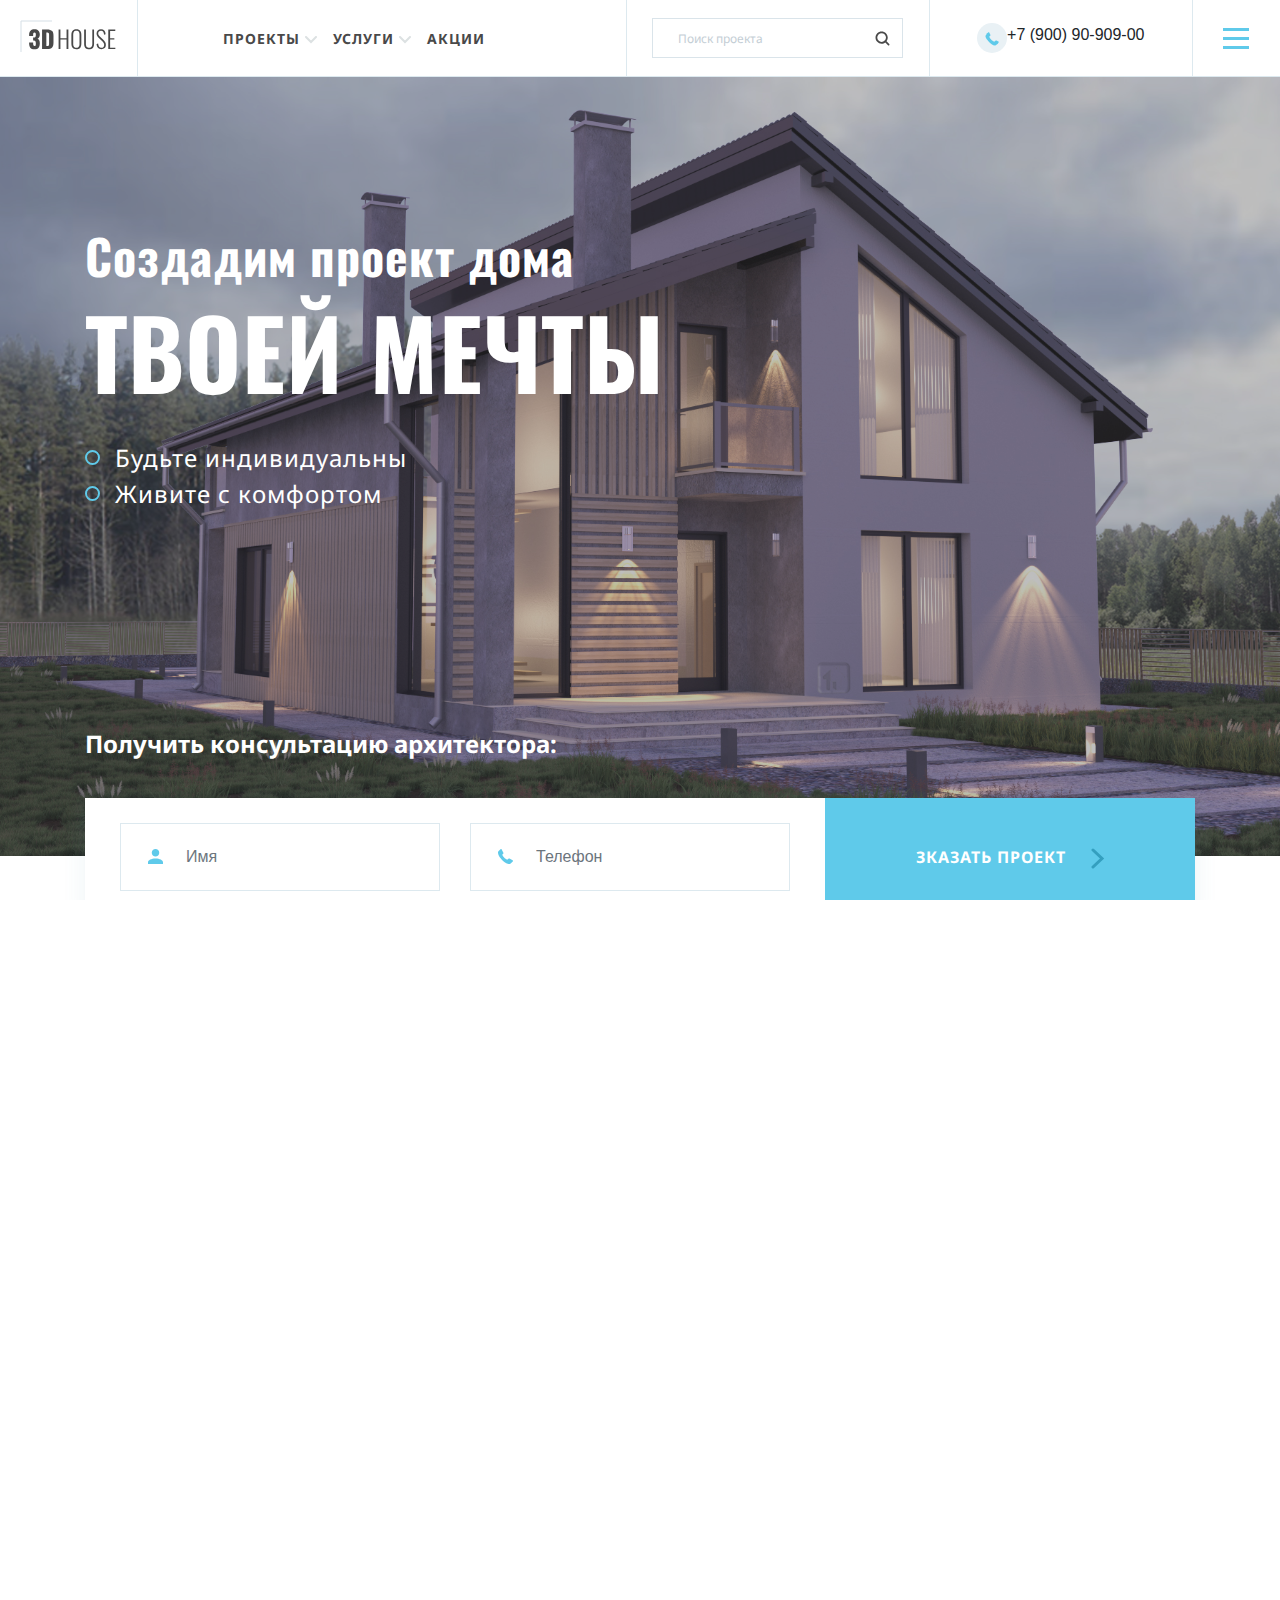
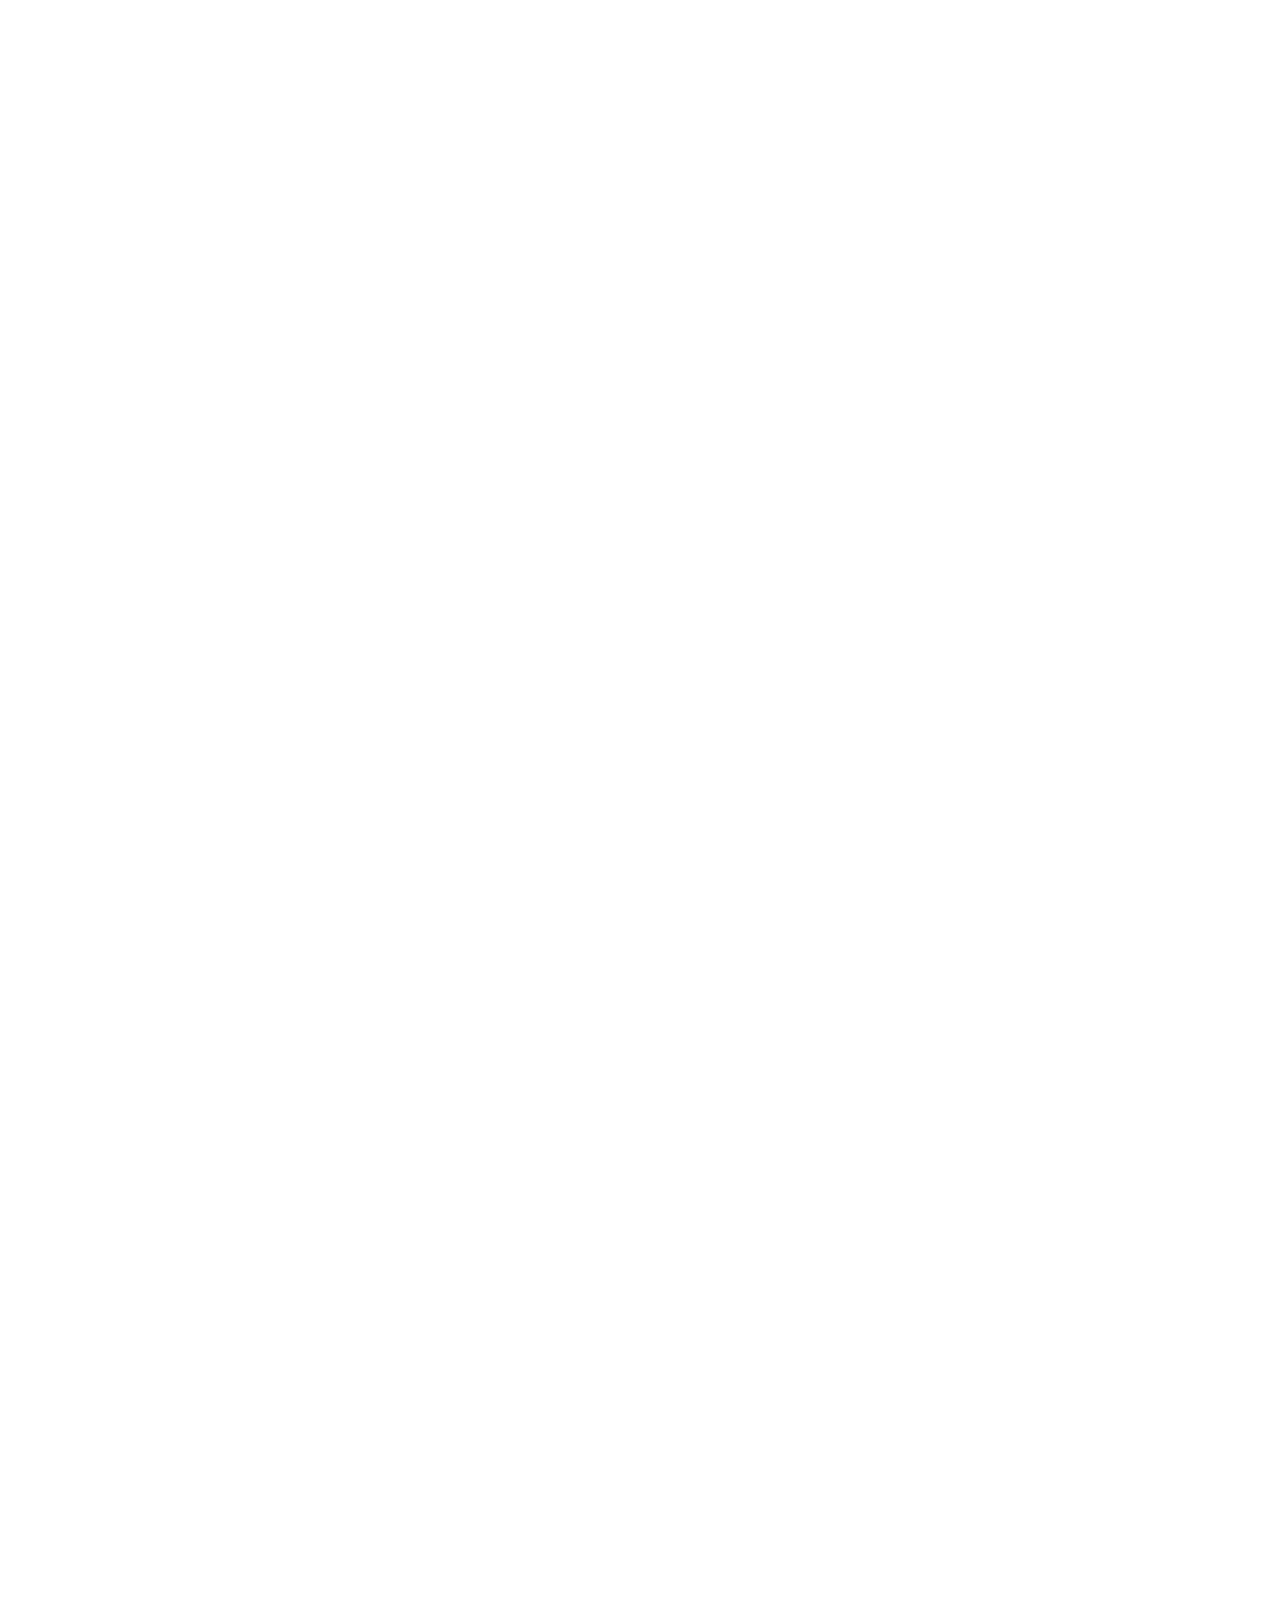
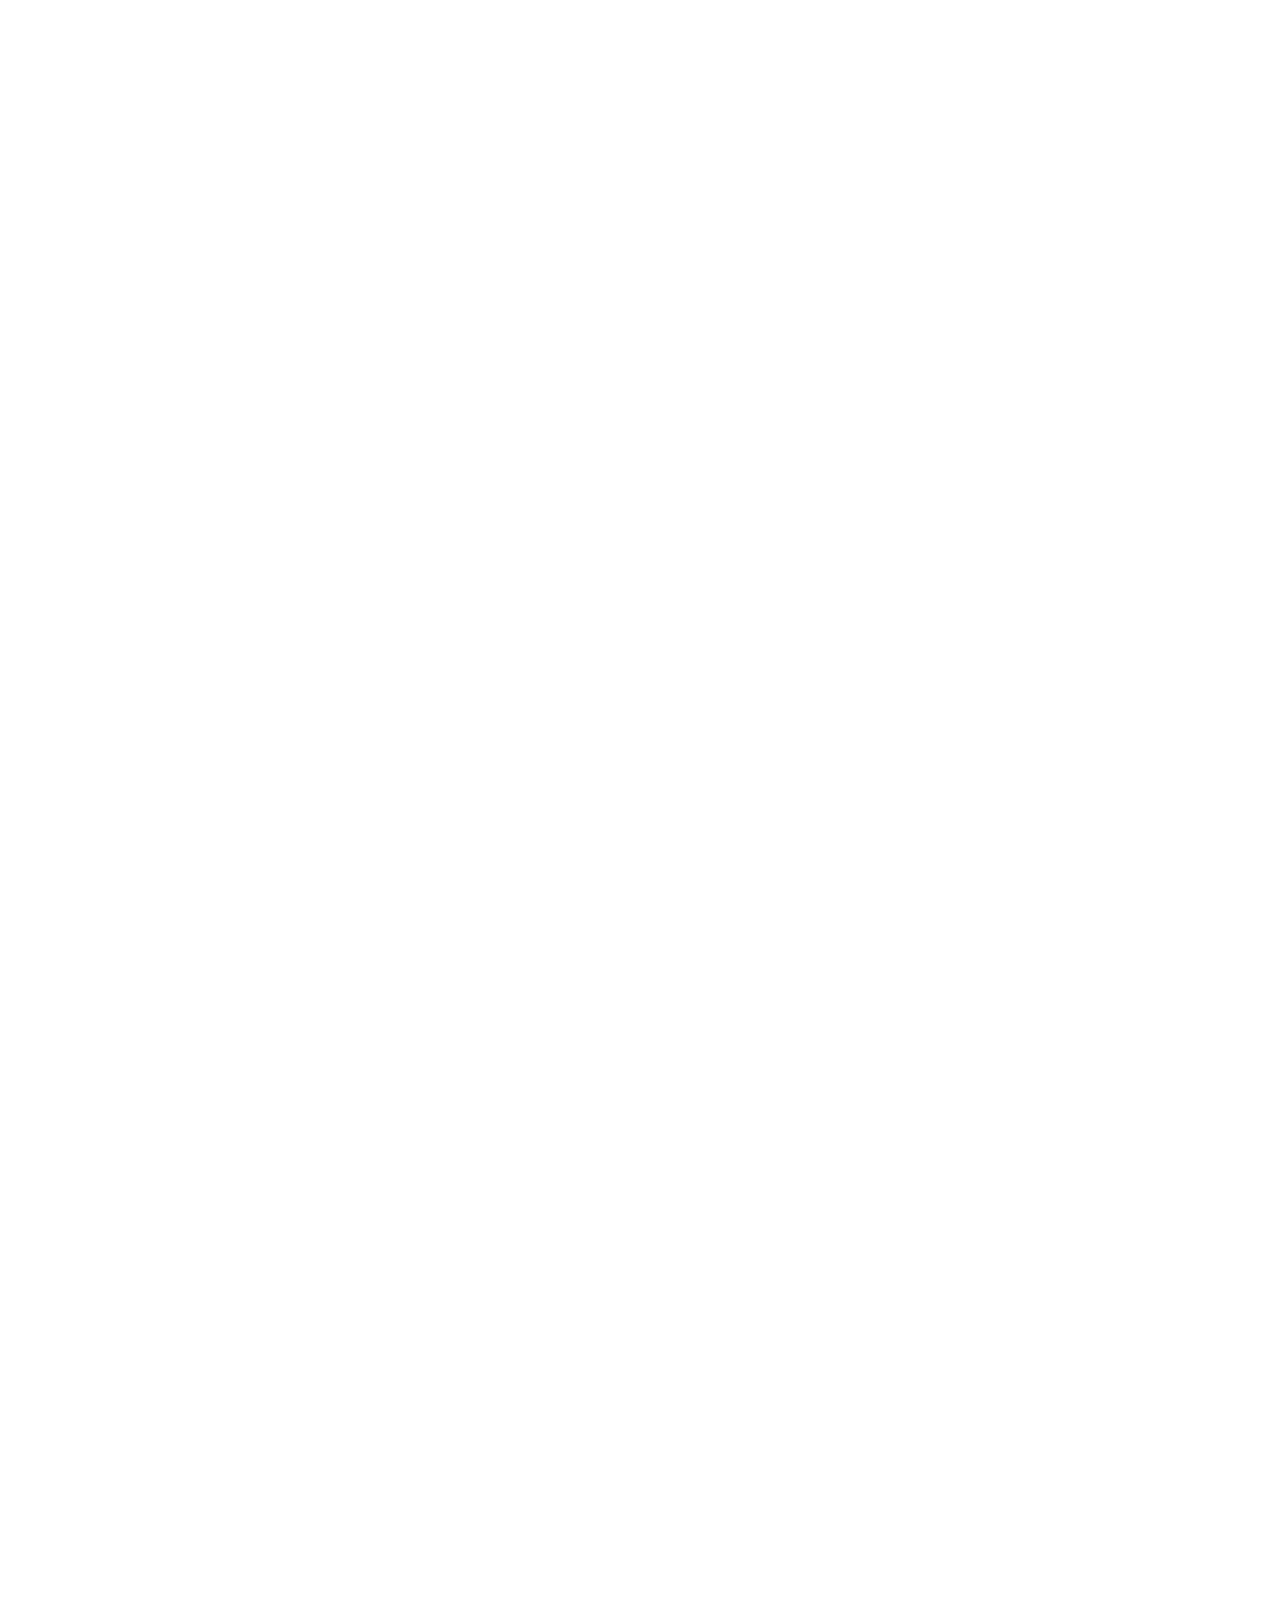
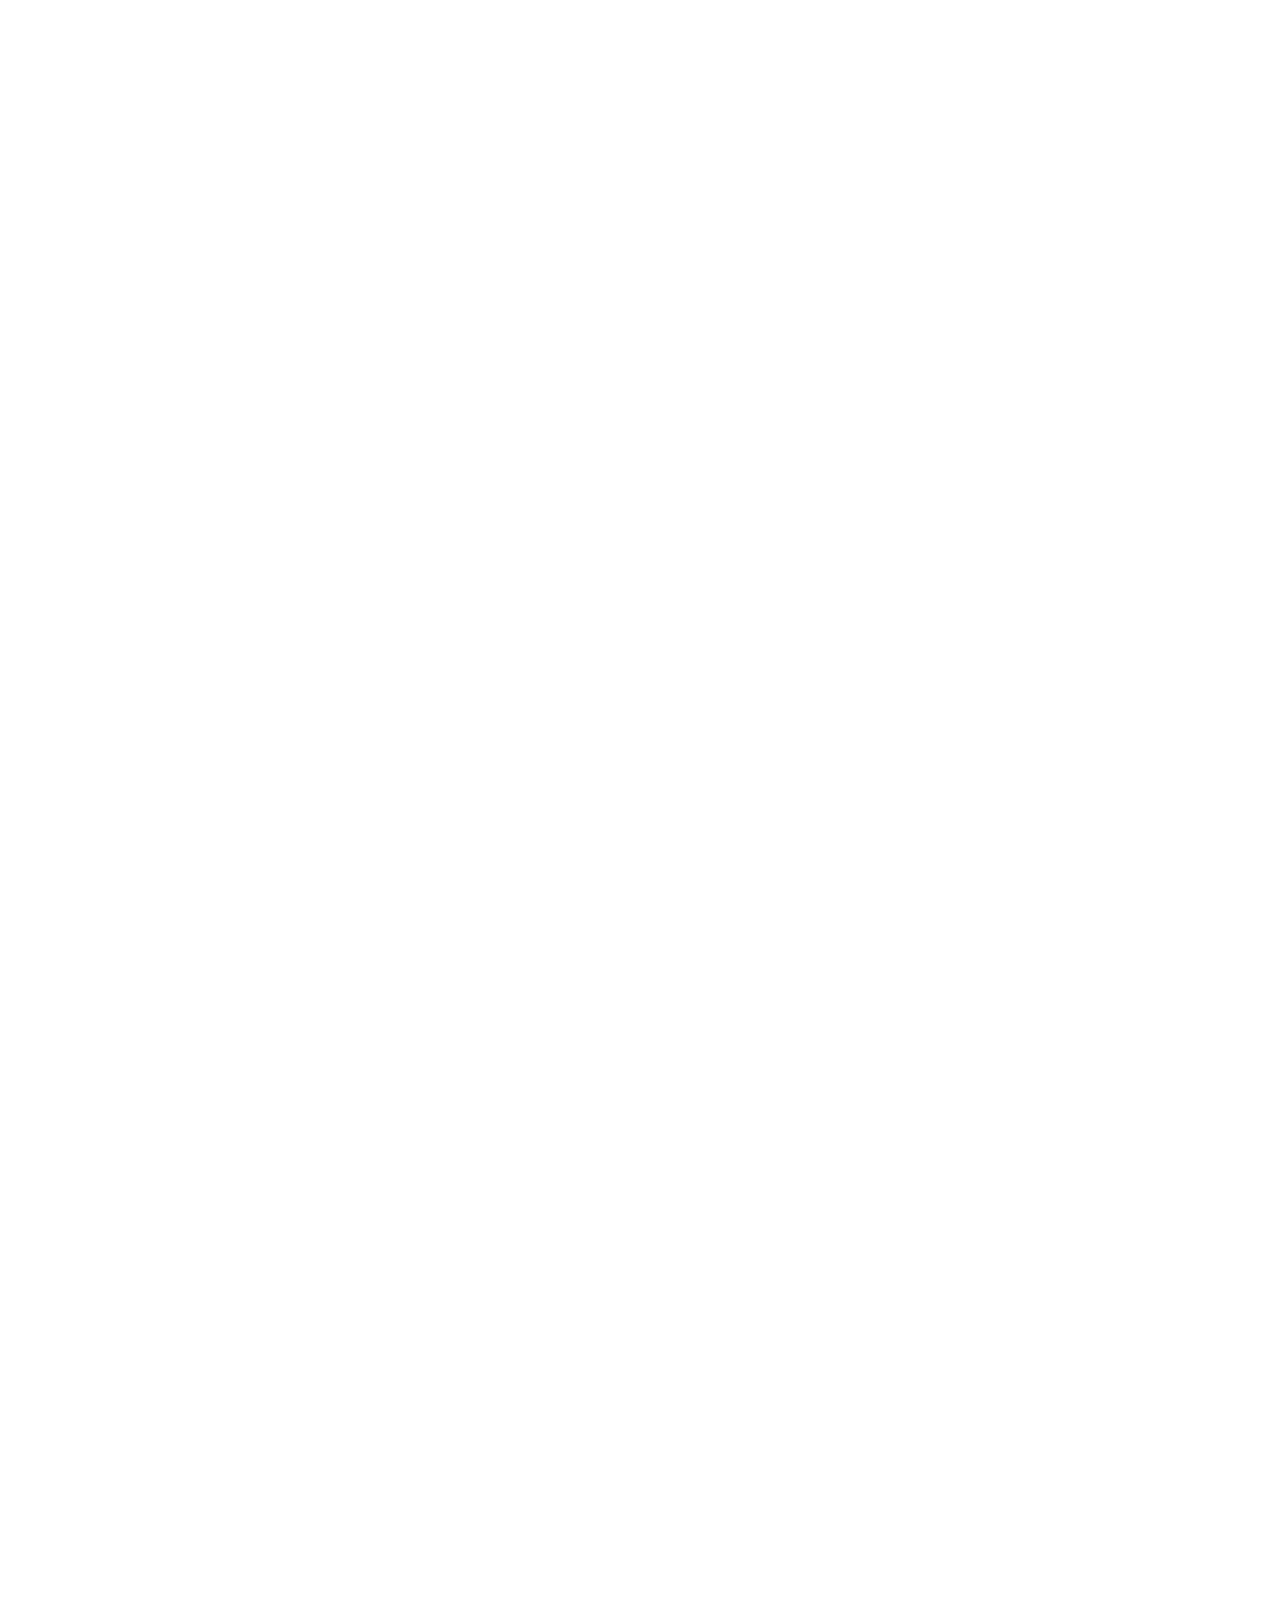
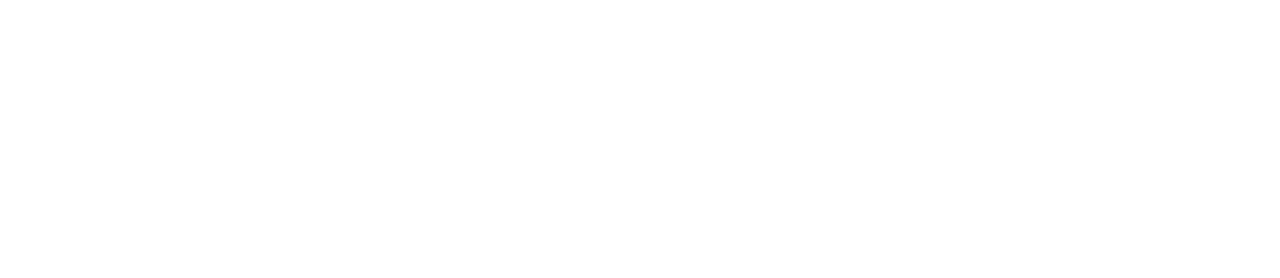
<file: services.html>
<!DOCTYPE html>
<html lang="en">
<head>
	<meta charset="UTF-8">
	<meta name="viewport" content="width=device-width, initial-scale=1, shrink-to-fit=no">

	<title>HOUSE</title>

	<!-- Logo of page -->
	<link rel="shortcut icon" href="img/3d.png">
	

	<!-- CSS files -->
	<!-- Owl Stylesheets -->
	<link rel="stylesheet" href="css/docs.theme.min.css">
    <link rel="stylesheet" href="css/owl.carousel.min.css">
    <link rel="stylesheet" href="css/owl.theme.default.min.css">
    <!-- multirange Stylesheets -->
    <link rel="stylesheet" href="css/multirange.css">

	<link rel="stylesheet" href="css/bootstrap.min.css">
	<link rel="stylesheet" href="css/main.css">

	<!-- Fonts -->
	<link href="https://fonts.googleapis.com/css?family=Oswald:300,400&display=swap" rel="stylesheet">
	<link href="https://fonts.googleapis.com/css?family=Noto+Sans:400,700&display=swap" rel="stylesheet">
<!--
<pre> 
	    |===============
	    ||===========
	    |||=======
	    |||
	    |||
===================
   ============= 
      =======
	    |||
	    |||
	    |||=======
	    ||===========
	    |===============   
</pre> -->

</head>
<body>

	<!-- Menu of page -->
	<nav id="menu3D" class="sticky-top">
		<div class="container-fluid">
			<nav class="navbar navbar-expand-md navbar-light">
			  	<a class="navbar-brand d-flex align-items-center justify-content-center" href="index.html">
			  		<img src="img/icons/logo.svg"  alt="">
			  	</a>
			  	<button class="navbar-toggler" type="button" data-toggle="collapse" data-target="#menuSuppContent" aria-controls="menuSuppContent" aria-expanded="false" aria-label="Toggle navigation">
			    	<span class="navbar-toggler-icon"></span>
			  	</button>
				<div class="container">
					<div class="row w-100 ">
						<div class="col-sm-12 col-md-6 col-lg-7 d-flex align-items-center">
							<div class="collapse navbar-collapse" id="menuSuppContent">
						  	  	<ul class="navbar-nav  text-uppercase">
						  	  	  	<li class="nav-item">
						  	  	   	 	<a class="nav-link" href="projects.html">Проекты <img src="img/icons/arrow.svg" alt=""></a>
						  	  	  	</li>
						  	  	  	<li class="nav-item">
						  	  	   	 	<a class="nav-link" href="services.html">Услуги <img src="img/icons/arrow.svg" alt=""></a>
						  	  	  	</li>
						  	  	  	<li class="nav-item">
						  	  	   	 	<a class="nav-link" href="#">Акции</a>
						  	  	  	</li>
						  	  	</ul>
						  	</div>
						</div>
						<div class="d-none  col-sm-12 col-md-6 col-lg-5 searchBtn d-sm-flex align-items-center justify-content-center">
							<form class="form-inline">
					  	  	  	<div class="input-group">
								  	<input name="searchMenuPj" type="search" class="form-control" placeholder="Поиск проекта" aria-label="Поиск проекта" aria-describedby="search">
								 	<div class="input-group-append">
								    	<button type="submit" class="input-group-text" id="search"><img src="img/icons/search.svg" alt=""></button>
								  	</div>
								</div>
					  	  	</form>
						</div>
					</div>
				</div>
				<div class="minMenu3D d-flex align-items-stretch ">
			  	  	<div class="row w-100">
			  	  		<div class="col-12 col-sm-9 col-lg-12 col-xl-9 phBtn d-flex align-items-center justify-content-center">
			  	  			<div class="text-right d-flex py-3 py-xl-0">
				  				<span class="phone">
				  					<img src="img/icons/phone.svg" alt="">
				  				</span>
				  				<span class="numb">+7 (900) 90-909-00</span>
				  			</div>
			  	  		</div>
			  	  		<div class="col-12 col-sm-3 col-lg-12 col-xl-3 d-flex align-items-center justify-content-center">
			  	  			<button type="button" class="prjMenuThree py-3 py-xl-0" data-toggle="modal" data-target="#projMenuModal">
			  	  				<img src="img/icons/treeLine.svg" alt="">
			  	  			</div>
			  	  		</div>
			  	  	</div>
			  	</div>
			</nav>
		</div>
	</nav>

	<!-- Poject Menu Modal -->
	<div class="modal fade" id="projMenuModal" tabindex="-1" role="dialog" aria-labelledby="projMenuModalLabel" aria-hidden="true">
	  	<div class="modal-dialog" role="document">
	  	  	<div class="modal-content">
	  	  		<div class="container">
	  	  			<div class="modal-header">
				        <button type="button" class="close" data-dismiss="modal" aria-label="Close">
				          	<span aria-hidden="true">
				          		<svg width="25" height="25" viewBox="0 0 10 10" fill="none" xmlns="http://www.w3.org/2000/svg">
									<path d="M1 1L9 9M9 1L1 9" stroke="#5FCAEA" stroke-linecap="round"/>
								</svg>
				          	</span>
				        </button>
				    </div>
	  	   	  	  	<div class="modal-body">
	  	  	  	  		<div class="row" id="projMiniMenuBody">
	  	  	  	  			<div class="mb-md-5 col-xl col-md-6 col-12">
	  	  	  	  				<h2 class="text-uppercase">По материалу:</h2>
	  	  	  	  				<ul class="list-unstyled">
	  	  	  	  					<li><a href="index.html">Проекты из бруса</a></li>
	  	  	  	  					<li><a href="index.html">Из проф бруса</a></li>
	  	  	  	  					<li><a href="index.html">Из клееного бруса</a></li>
	  	  	  	  					<li><a href="index.html">Из двойного бруса</a></li>
	  	  	  	  					<li><a href="index.html">Проекты из бревна</a></li>
	  	  	  	  					<li><a href="index.html">Из оцилиндр. бревна</a></li>
	  	  	  	  					<li><a href="index.html">Из пеноблоков</a></li>
	  	  	  	  					<li><a href="index.html">Проекты из газобетона</a></li>
	  	  	  	  					<li><a href="index.html">Кирпичные дома </a></li>
	  	  	  	  					<li><a href="index.html">Каркасные дома</a></li>
	  	  	  	  					<li><a href="index.html">Проекты из СИП </a></li>
	  	  	  	  					<li><a href="index.html">Проекты из арболита</a></li>
	  	  	  	  				</ul>
	  	  	  	  			</div>
	  	  	  	  			<div class="mb-md-5 col-xl col-md-6 col-12">
	  	  	  	  				<h2 class="text-uppercase">По стилю:</h2>
	  	  	  	  				<ul class="list-unstyled">
									<li><a href="index.html">Проекты из бруса</a></li>
	  	  	  	  					<li><a href="index.html">Из проф бруса</a></li>
	  	  	  	  					<li><a href="index.html">Из клееного бруса</a></li>
	  	  	  	  					<li><a href="index.html">Из двойного бруса</a></li>
	  	  	  	  					<li><a href="index.html">Проекты из бревна</a></li>
	  	  	  	  					<li><a href="index.html">Из оцилиндр. бревна</a></li>	  	  	  	  					
	  	  	  	  					<li><a href="index.html">Проекты из газобетона</a></li>
	  	  	  	  					<li><a href="index.html">Кирпичные дома </a></li>
	  	  	  	  				</ul>
	  	  	  	  			</div>
	  	  	  	  			<div class="mb-md-5 col-xl col-md-6 col-12">
	  	  	  	  				<h2 class="text-uppercase">По назначению:</h2>
	  	  	  	  				<ul class="list-unstyled">
	  	  	  	  					<li><a href="index.html">Проекты из бруса</a></li>
	  	  	  	  					<li><a href="index.html">Из проф бруса</a></li>
	  	  	  	  					<li><a href="index.html">Из клееного бруса</a></li>
	  	  	  	  					<li><a href="index.html">Из двойного бруса</a></li>
	  	  	  	  					<li><a href="index.html">Проекты из газобетона</a></li>
	  	  	  	  					<li><a href="index.html">Кирпичные дома </a></li>
	  	  	  	  					<li><a href="index.html">Каркасные дома</a></li>
	  	  	  	  					<li><a href="index.html">Проекты из СИП </a></li>
	  	  	  	  					<li><a href="index.html">ЛСТК проекты</a></li>
	  	  	  	  					<li><a href="index.html">Проекты из арболита</a></li>
	  	  	  	  				</ul>
	  	  	  	  			</div>
	  	  	  	  			<div class="mb-md-5 col-xl col-md-6 col-12">
	  	  	  	  				<h2 class="text-uppercase">По этажности:</h2>
	  	  	  	  				<ul class="list-unstyled">
									<li><a href="index.html">Проекты из бруса</a></li>
	  	  	  	  					<li><a href="index.html">Из проф бруса</a></li>
	  	  	  	  					<li><a href="index.html">Из клееного бруса</a></li>
	  	  	  	  					<li><a href="index.html">Каркасные дома</a></li>
	  	  	  	  					<li><a href="index.html">Проекты из СИП </a></li>
	  	  	  	  					<li><a href="index.html">ЛСТК проекты</a></li>
	  	  	  	  					<li><a href="index.html">Проекты из арболита</a></li>
	  	  	  	  					<li><a href="index.html">Из двойного бруса</a></li>
	  	  	  	  					<li><a href="index.html">Проекты из бревна</a></li>
	  	  	  	  					<li><a href="index.html">Из оцилиндр. бревна</a></li>
	  	  	  	  					<li><a href="index.html">Проекты из бревна</a></li>
	  	  	  	  					<li><a href="index.html">Из оцилиндр. бревна</a></li>
	  	  	  	  				</ul>
	  	  	  	  			</div>
	  	  	  	  			<div class="mb-md-5 col-xl col-md-6 col-12">
	  	  	  	  				<h2 class="text-uppercase">По размеру:</h2>
	  	  	  	  				<ul class="list-unstyled">
	  	  	  	  					<li><a href="index.html">Проекты домов до 100 м<sup>2</sup></a></li>
	  	  	  	  					<li><a href="index.html">Проекты домов до 150 м<sup>2</sup></a></li>
	  	  	  	  					<li><a href="index.html">Проекты домов до 200 м<sup>2</sup></a></li>
	  	  	  	  					<li><a href="index.html">Одноэтажные до 100 м<sup>2</sup></a></li>
	  	  	  	  				</ul>
	  	  	  	  			</div>
	  	  	  	  		</div>
	  	  	  		</div>
	  	  		</div>
	  	  	</div>
	  	</div>
	</div>

	<!-- Header of page // Contact 3d-->
	<header id="servicesHead3D">
		<div class="container-fluid">
			<div class="container">
				<div class="row">
					<div class="col-12">
						<h2>Создадим проект дома</h2>
					</div>
					<div class="col-12">
						<h1>Твоей мечты</h1>
					</div>
				</div>
				<div class="row">
					<div class="col-12 py-4">
						<ul class="list-unstyled">
							<li class="li">Будьте индивидуальны </li>
							<li class="li">Живите с комфортом</li>
						</ul>
					</div>
				</div>
				<form action="" class="mt-3 pt-5">
					<div class="row">
						<div class="col-12"><p>Получить консультацию архитектора:</p></div>
					</div>
					<div class="form-container">
						<div class="row">
							<div class="col-12 col-md-6 col-lg-4">
								<div class="input-group">
								  	<div class="input-group-prepend">
								  	  	<span class="input-group-text" id="nameOfCLient"><img src="img/icons/homen.svg" alt=""></span>
								  	</div>
								  	<input type="text" class="form-control" placeholder="Имя" aria-label="Username" aria-describedby="nameOfCLient">
								</div>
							</div>
							<div class="col-12 col-md-6 col-lg-4">
								<div class="input-group">
								  	<div class="input-group-prepend">
								  	  	<span class="input-group-text" id="telOfCLient"><img src="img/icons/phone.svg" alt=""></span>
								  	</div>
								  	<input type="text" class="form-control" placeholder="Телефон" aria-label="Username" aria-describedby="telOfCLient">
								</div>
							</div>
							<div class="col-12 col-md-12 col-lg-4">
								<button type="submit">Зказать Проект
									<svg width="14" height="21" viewBox="0 0 14 21" fill="none" xmlns="http://www.w3.org/2000/svg">
										<path d="M2 19L11 10.5L2 2" stroke="#349FBF" stroke-width="3" stroke-linecap="round"/>
									</svg>
								</button>
							</div>
						</div>
					</div>
				</form>

			</div>
		</div>
	</header>
	
	<!-- Big Body Sevices and aside Calculator -->
	<section id="bigBodyOfServices">
		<div class="row">
			<div class="col-12  col-lg-9 col-xl order-2 order-lg-1 px-0" >
				<div class="container  px-0" id="bigContainer">
					<!-- Ordering an individual project -->
					<section class="ordIndivProject">
						<div class="row px-0">
							<div class="col-12">
								<h2>Что вы получите заказав индивидуальный проект?</h2>
							</div>
							<div class="col-12 col-lg">
								<div class="boxOrdIndPr">
									<img src="img/icons/zoom.svg" alt="">
									<h4>Заголовок преимущества</h4>
									<p>Проект дома — это документация, в которой указаны все параметры здания...</p>
								</div>
							</div>
							<div class="col-12 col-lg">
								<div class="boxOrdIndPr">
									<img src="img/icons/zoom.svg" alt="">
									<h4>Заголовок преимущества</h4>
									<p>Проект дома — это документация, в которой указаны все параметры здания...</p>
								</div>
							</div>
							<div class="col-12 col-lg">
								<div class="boxOrdIndPr">
									<img src="img/icons/zoom.svg" alt="">
									<h4>Заголовок преимущества</h4>
									<p>Проект дома — это документация, в которой указаны все параметры здания...</p>
								</div>
							</div>
						</div>
					</section>


					<!-- Our Works  Section-->
					<section class="ourWorks3d">
						<div class="container-fluid">
							<div class="container">
								<h1>наши работы</h1>

								<div id="demos3">
									<div class="row">
										<div class="large-12 columns">
											<div class="owl-carousel owl-theme">
												<div class="item">
													<img src="img/serSl1.png" alt="">
												</div>
												<div class="item">
													<img src="img/serSl2.png" alt="">
												</div>
												<div class="item">
													<img src="img/serSl1.png" alt="">
												</div>
												<div class="item">
													<img src="img/serSl2.png" alt="">
												</div>
												<div class="item">
													<img src="img/serSl1.png" alt="">
												</div>
												<div class="item">
													<img src="img/serSl2.png" alt="">
												</div>
												<div class="item">
													<img src="img/serSl1.png" alt="">
												</div>
												<div class="item">
													<img src="img/serSl2.png" alt="">
												</div>
											</div>
										</div>
									</div>
								</div>
							</div>
						</div>
					</section>


					<!-- What cases to order Section -->
					<section id="casesToOrder3d">
						<div class="container">
							<h2>Что и в каких случаях заказывать?</h2>
							<div class="boxCacesOrdProj">
								<div class="row">
									<div class="col-12 col-lg-5">
										<img src="img/caces1.png" alt="">
									</div>
									<div class="col-12 col-lg-7 casesTexts">
										<div class="text">
											<h3>Эскизный проект</h3>
											<p>Проект дома — это документация, в которой указаны все параметры здания...</p>						
										</div>
										<div class="price">
											<span>
												стоимость - 100<svg width="11" height="12" viewBox="0 0 11 12" fill="none" xmlns="http://www.w3.org/2000/svg">
													<path d="M6.39844 10.1953H3.88281V12H1.91406V10.1953H0.3125V8.60938H1.91406V7.77344H0.3125V6.1875H1.91406V0.625H6.26562C7.52083 0.625 8.52344 0.953125 9.27344 1.60938C10.0234 2.26042 10.3984 3.1276 10.3984 4.21094C10.3984 5.3151 10.0417 6.18229 9.32812 6.8125C8.61458 7.4375 7.6224 7.75781 6.35156 7.77344H3.88281V8.60938H6.39844V10.1953ZM3.88281 6.1875H6.23438C6.94271 6.1875 7.48438 6.02344 7.85938 5.69531C8.23438 5.36719 8.42188 4.8776 8.42188 4.22656C8.42188 3.64323 8.23698 3.16667 7.86719 2.79688C7.5026 2.42708 6.9974 2.23438 6.35156 2.21875H3.88281V6.1875Z" fill="#6999B1"/>
												</svg>
											</span> 
											<span>м<sup>2</sup></span>
										</div>
									</div>
								</div>
							</div>
							<div class="boxCacesOrdProj">
								<div class="row">
									<div class="col-12 col-lg-5">
										<img src="img/caces1.png" alt="">
									</div>
									<div class="col-12 col-lg-7 casesTexts">
										<div class="text">
											<h3>Эскизный проект</h3>
											<p>Проект дома — это документация, в которой указаны все параметры здания...</p>						
										</div>
										<div class="price">
											<span>
												стоимость - 100<svg width="11" height="12" viewBox="0 0 11 12" fill="none" xmlns="http://www.w3.org/2000/svg">
													<path d="M6.39844 10.1953H3.88281V12H1.91406V10.1953H0.3125V8.60938H1.91406V7.77344H0.3125V6.1875H1.91406V0.625H6.26562C7.52083 0.625 8.52344 0.953125 9.27344 1.60938C10.0234 2.26042 10.3984 3.1276 10.3984 4.21094C10.3984 5.3151 10.0417 6.18229 9.32812 6.8125C8.61458 7.4375 7.6224 7.75781 6.35156 7.77344H3.88281V8.60938H6.39844V10.1953ZM3.88281 6.1875H6.23438C6.94271 6.1875 7.48438 6.02344 7.85938 5.69531C8.23438 5.36719 8.42188 4.8776 8.42188 4.22656C8.42188 3.64323 8.23698 3.16667 7.86719 2.79688C7.5026 2.42708 6.9974 2.23438 6.35156 2.21875H3.88281V6.1875Z" fill="#6999B1"/>
												</svg>
											</span> 
											<span>м<sup>2</sup></span>
										</div>
									</div>
								</div>
							</div>
							<div class="boxCacesOrdProj">
								<div class="row">
									<div class="col-12 col-lg-5">
										<img src="img/caces1.png" alt="">
									</div>
									<div class="col-12 col-lg-7 casesTexts">
										<div class="text">
											<h3>Эскизный проект</h3>
											<p>Проект дома — это документация, в которой указаны все параметры здания...</p>						
										</div>
										<div class="price">
											<span>
												стоимость - 100<svg width="11" height="12" viewBox="0 0 11 12" fill="none" xmlns="http://www.w3.org/2000/svg">
													<path d="M6.39844 10.1953H3.88281V12H1.91406V10.1953H0.3125V8.60938H1.91406V7.77344H0.3125V6.1875H1.91406V0.625H6.26562C7.52083 0.625 8.52344 0.953125 9.27344 1.60938C10.0234 2.26042 10.3984 3.1276 10.3984 4.21094C10.3984 5.3151 10.0417 6.18229 9.32812 6.8125C8.61458 7.4375 7.6224 7.75781 6.35156 7.77344H3.88281V8.60938H6.39844V10.1953ZM3.88281 6.1875H6.23438C6.94271 6.1875 7.48438 6.02344 7.85938 5.69531C8.23438 5.36719 8.42188 4.8776 8.42188 4.22656C8.42188 3.64323 8.23698 3.16667 7.86719 2.79688C7.5026 2.42708 6.9974 2.23438 6.35156 2.21875H3.88281V6.1875Z" fill="#6999B1"/>
												</svg>
											</span> 
											<span>м<sup>2</sup></span>
										</div>
									</div>
								</div>
							</div>
						</div>
					</section>

					
					<!-- Have questions Section -->
					<section id="haveQuestions3d">
						<div class="container-fluid">
							<div class="container">
								<h1>Остались вопросы?</h1>
								<p>Напишите или позвоните нам - с удовольствием ответим!</p>
								<div class="row">
									<div class="col-12 col-lg-10">
										<form action="">
											<div class="row">
												<div class="col-12 col-lg-6">
													<div class="input-group">
													  	<div class="input-group-prepend">
													  	  	<span class="input-group-text" id="nameOfCLientPart2"><img src="img/icons/homen.svg" alt=""></span>
													  	</div>
													  	<input type="text" class="form-control" placeholder="Имя" aria-label="Username" aria-describedby="nameOfCLientPart2">
													</div>
												</div>
												<div class="col-12 col-lg-6">
													<div class="input-group">
													  	<div class="input-group-prepend">
													  	  	<span class="input-group-text" id="telOfCLientPart3"><img src="img/icons/phone.svg" alt=""></span>
													  	</div>
													  	<input type="text" class="form-control" placeholder="Телефон" aria-label="Username" aria-describedby="telOfCLient3">
													</div>
												</div>
												<div class="col-12">
													<div class="input-group inputTextarea3D">
													  	<div class="input-group-prepend">
													    	<span class="input-group-text"><img src="img/message.svg" alt=""></span>
													 	</div>
													  	<textarea class="form-control" aria-label="With textarea" placeholder="Вопрос"></textarea>
													</div>
												</div>
												<div class="col-12 col-lg-6">
													<button type="submit">ПОЛУЧИТЬ КОНСУЛЬТАЦИЮ
														<svg width="14" height="21" viewBox="0 0 14 21" fill="none" xmlns="http://www.w3.org/2000/svg">
															<path d="M2 19L11 10.5L2 2" stroke="#349FBF" stroke-width="3" stroke-linecap="round"/>
														</svg>
													</button>
												</div>
											</div>
										</form>
									</div>
								</div>
							</div>
						</div>
					</section>

					<!-- Work stages Section -->
					<section id="workStages3d">
						<div class="container">
							<h2>Этапы работы</h2>
							<div class="row">
								<div class="col-12 col-md-6 col-lg-4">
									<div class="steps">
										<div class="numStep">
											<span class="bgNumber">01</span>
											<span class="step3D">Шаг</span>
										</div>
										<p>Проект дома — это документация, в которой указаны все параметры здания...</p>
									</div>
								</div>
								<div class="col-12 col-md-6 col-lg-4">
									<div class="steps">
										<div class="numStep">
											<span class="bgNumber">02</span>
											<span class="step3D">Шаг</span>
										</div>
										<p>Проект дома — это документация, в которой указаны все параметры здания...</p>
									</div>
								</div>
								<div class="col-12 col-md-6 col-lg-4">
									<div class="steps">
										<div class="numStep">
											<span class="bgNumber">03</span>
											<span class="step3D">Шаг</span>
										</div>
										<p>Проект дома — это документация, в которой указаны все параметры здания...</p>
									</div>
								</div>
								<div class="col-12 col-md-6 col-lg-4">
									<div class="steps">
										<div class="numStep">
											<span class="bgNumber">04</span>
											<span class="step3D">Шаг</span>
										</div>
										<p>Проект дома — это документация, в которой указаны все параметры здания...</p>
									</div>
								</div>
								<div class="col-12 col-md-6 col-lg-4">
									<div class="steps">
										<div class="numStep">
											<span class="bgNumber">05</span>
											<span class="step3D">Шаг</span>
										</div>
										<p>Проект дома — это документация, в которой указаны все параметры здания...</p>
									</div>
								</div>
								<div class="col-12 col-md-6 col-lg-4">
									<div class="steps">
										<div class="numStep">
											<span class="bgNumber">06</span>
											<span class="step3D">Шаг</span>
										</div>
										<p>Проект дома — это документация, в которой указаны все параметры здания...</p>
									</div>
								</div>
							</div>
						</div>
					</section>


					<!--  Document Project Section-->
					<section id="document3dServ">
						<div class="container-fluid">
							<div class="container">
								<div class="row">
									<div class="col-12 col-lg-6">
										<div class="documentPrImg">
											<img src="img/doc1.png" alt="" class="img-fluid">
										</div>
									</div>
									<div class="col-12 col-lg-6 mt-3 mt-lg-0">
										<div class="documentPrInfo">
											<span>
												<svg width="48" height="75" viewBox="0 0 48 75" fill="none" xmlns="http://www.w3.org/2000/svg">
													<path d="M39 9L9 37.5L39 66" stroke="#349FBF" stroke-width="12" stroke-linecap="square"/>
												</svg>
												<svg width="48" height="75" viewBox="0 0 48 75" fill="none" xmlns="http://www.w3.org/2000/svg">
													<path d="M39 9L9 37.5L39 66" stroke="#349FBF" stroke-opacity="0.29" stroke-width="12" stroke-linecap="square"/>
												</svg>
											</span>
											<h2>Документы которые мы выдаем при разработке индивидуального проекта</h2>
										</div>
									</div>
								</div>
							</div>
						</div>
					</section>

					<!--  Accept an order Section -->
					<section id="acceptOrder">
						<div class="container">
							<div class="row">
								<div class="col-12 col-xl-6">
									<div>
										<h3 class="mb-5 mb-xl-0">Мы готовы принять заказ в любой форме:</h3>
									</div>
								</div>
								<div class="col-12 col-xl-6">
									<div class="contactBoxArea3dBlack">
										<div class="row">
											<div class="col-12">
												<ul class="list-unstyled">
													<li><img src="img/icons/phone.svg" alt=""></li>
													<li>Звоните:</li>
													<li>+7 (900) 90-909-00</li>
												</ul>
												<ul class="list-unstyled">
													<li>Будем рады вам:</li>
													<li><span>Пн - Вт, 8:00 - 19:00</span></li>
												</ul>
											</div>
											<div class="col-12 mt-5" id="accepMail">
												<ul class="list-unstyled">
													<li><img src="img/message.svg" alt=""></li>
													<li>Пишите::</li>
													<li><a href="mailto:proektkom205@mail.ru">proektkom205@mail.ru</a></li>
												</ul>
												<ul class="list-unstyled">
													<li>Будем рады вам:</li>
													<li><span>в любое время дня и ночи</span></li>
												</ul>
											</div>
										</div>
									</div>
								</div>
							</div>
						</div>
					</section>

				</div>
			</div>
			<div class="col-12  col-lg-3 col-xl order-1 order-lg-2" id="asideCalculator">
				<div class="calcProjAndNewProject">
					<form action="">
						<div class="calcServ3D">
							<div>
								<img src="img/icons/calc.svg" alt="">
								<h2>Калькулятор индивидуального проекта</h2>
							</div>
							<div>
								<label class="row align-items-center">
									<span class="col-12 col-md-6">Площадь (м<sup>2</sup>)</span>
									<span class="col-12 col-md-6"><input type="text" value="200" class="w-100"></span>
								</label>
							</div>
							<div>
								<ul class="list-unstyled mb-0">
									<li><label><input type="checkbox"><span class="checkmark"></span>Проект с нуля</label></li>
									<li><label><input type="checkbox"><span class="checkmark"></span>Проект на основе типового</label></li>
									<li><label><input type="checkbox"><span class="checkmark"></span>Эскизный проект</label></li>
									<li><label><input type="checkbox"><span class="checkmark"></span>Архитектурно-строительный раздел </label></li>
									<li><label><input type="checkbox"><span class="checkmark"></span>Архитектурно-строительный и инжинерные разделы</label></li>
								</ul>
							</div>
							<div>
								<label>Ваш номер телефона:
									<div class="input-group">
									  	<div class="input-group-prepend">
									  	  	<span class="input-group-text" id="telOfCLientPart2"><img src="img/icons/phone.svg" alt=""></span>
									  	</div>
									  	<input type="text" class="form-control" placeholder="8 (900) 454-44-32" aria-label="Phone" aria-describedby="telOfCLientPart2">
									</div>
								</label>
							</div>
						</div>
						<button type="submit">рассчитать стоимость
							<svg width="14" height="21" viewBox="0 0 14 21" fill="none" xmlns="http://www.w3.org/2000/svg">
						    	<path d="M2 19L11 10.5L2 2" stroke="#349FBF" stroke-width="3" stroke-linecap="round"/>
						    </svg>
						</button>
					</form>
					<div class="calcResault">
						<h1>15 000 
							<svg width="24" height="26" viewBox="0 0 24 26" fill="none" xmlns="http://www.w3.org/2000/svg">
								<path d="M14.3965 21.9395H8.73633V26H4.30664V21.9395H0.703125V18.3711H4.30664V16.4902H0.703125V12.9219H4.30664V0.40625H14.0977C16.9219 0.40625 19.1777 1.14453 20.8652 2.62109C22.5527 4.08594 23.3965 6.03711 23.3965 8.47461C23.3965 10.959 22.5938 12.9102 20.9883 14.3281C19.3828 15.7344 17.1504 16.4551 14.291 16.4902H8.73633V18.3711H14.3965V21.9395ZM8.73633 12.9219H14.0273C15.6211 12.9219 16.8398 12.5527 17.6836 11.8145C18.5273 11.0762 18.9492 9.97461 18.9492 8.50977C18.9492 7.19727 18.5332 6.125 17.7012 5.29297C16.8809 4.46094 15.7441 4.02734 14.291 3.99219H8.73633V12.9219Z" fill="#494949"/>
							</svg>
						</h1>
					</div>

					<div class="newProjectsOfServices">
						<h2>Новые проекты:</h2>
						<div class="cardNewProj">
							<div class="row">
								<div class="col-6 col-md-4">
									<img src="img/newPj1.png" alt="">
								</div>
								<div class="col-6 col-md-8">
									<h4>Двухэтажный проект дома из газобетона... </h4>
									<span>29 000
										<svg width="12" height="13" viewBox="0 0 12 13" fill="none" xmlns="http://www.w3.org/2000/svg">
											<path d="M6.71484 10.583H3.77051V13H2.0918V10.583H0.272461V9.19434H2.0918V7.99023H0.272461V6.61035H2.0918V0.203125H6.81152C8.18262 0.203125 9.26953 0.551758 10.0723 1.24902C10.875 1.94629 11.2764 2.88965 11.2764 4.0791C11.2764 5.32715 10.8896 6.29102 10.1162 6.9707C9.34863 7.64453 8.25586 7.98438 6.83789 7.99023H3.77051V9.19434H6.71484V10.583ZM3.77051 6.61035H6.81152C7.71973 6.61035 8.41113 6.39648 8.88574 5.96875C9.36035 5.54102 9.59766 4.91699 9.59766 4.09668C9.59766 3.35254 9.35156 2.75195 8.85938 2.29492C8.36719 1.83203 7.70215 1.59766 6.86426 1.5918H3.77051V6.61035Z" fill="#88989D"/>
										</svg>
									</span>
								</div>
							</div>
						</div>
						<div class="cardNewProj">
							<div class="row">
								<div class="col-6 col-md-4">
									<img src="img/newPj1.png" alt="">
								</div>
								<div class="col-6 col-md-8">
									<h4>Двухэтажный проект дома из газобетона...</h4>
									<span>22 000
										<svg width="12" height="13" viewBox="0 0 12 13" fill="none" xmlns="http://www.w3.org/2000/svg">
											<path d="M6.71484 10.583H3.77051V13H2.0918V10.583H0.272461V9.19434H2.0918V7.99023H0.272461V6.61035H2.0918V0.203125H6.81152C8.18262 0.203125 9.26953 0.551758 10.0723 1.24902C10.875 1.94629 11.2764 2.88965 11.2764 4.0791C11.2764 5.32715 10.8896 6.29102 10.1162 6.9707C9.34863 7.64453 8.25586 7.98438 6.83789 7.99023H3.77051V9.19434H6.71484V10.583ZM3.77051 6.61035H6.81152C7.71973 6.61035 8.41113 6.39648 8.88574 5.96875C9.36035 5.54102 9.59766 4.91699 9.59766 4.09668C9.59766 3.35254 9.35156 2.75195 8.85938 2.29492C8.36719 1.83203 7.70215 1.59766 6.86426 1.5918H3.77051V6.61035Z" fill="#88989D"/>
										</svg>
									</span>
								</div>
							</div>
						</div>
						<div class="cardNewProj">
							<div class="row">
								<div class="col-6 col-md-4">
									<img src="img/newPj1.png" alt="">
								</div>
								<div class="col-6 col-md-8">
									<h4>Двухэтажный проект дома из газобетона...</h4>
									<span>15 000
										<svg width="12" height="13" viewBox="0 0 12 13" fill="none" xmlns="http://www.w3.org/2000/svg">
											<path d="M6.71484 10.583H3.77051V13H2.0918V10.583H0.272461V9.19434H2.0918V7.99023H0.272461V6.61035H2.0918V0.203125H6.81152C8.18262 0.203125 9.26953 0.551758 10.0723 1.24902C10.875 1.94629 11.2764 2.88965 11.2764 4.0791C11.2764 5.32715 10.8896 6.29102 10.1162 6.9707C9.34863 7.64453 8.25586 7.98438 6.83789 7.99023H3.77051V9.19434H6.71484V10.583ZM3.77051 6.61035H6.81152C7.71973 6.61035 8.41113 6.39648 8.88574 5.96875C9.36035 5.54102 9.59766 4.91699 9.59766 4.09668C9.59766 3.35254 9.35156 2.75195 8.85938 2.29492C8.36719 1.83203 7.70215 1.59766 6.86426 1.5918H3.77051V6.61035Z" fill="#88989D"/>
										</svg>
									</span>
								</div>
							</div>
						</div>
					</div>
				</div>
			</div>
		</div>
	</section>

	<!-- Footer -->
	<footer id="footer3D">
		<div class="filt3Dhei">
			<div class="container">
				<div class="row">
					<div class="col-12 col-lg  footerStLinks mb-3 mb-lg-0">
						<div class="row ">
							<div class="col-12 col-md-3"><a href="index.html"><img src="img/icons/logo.svg" alt=""></a></div>
							<div class="col-12 col-md-8">
								<table class="ml-md-auto mt-3 mt-md-0">
									<tr>
										<td><a href="#">Каталог</a></td>
										<td><a href="#">Новости</a></td>
									</tr>
									<tr>
										<td><a href="#">О компании</a></td>
										<td><a href="#">Контакты</a></td>
									</tr>
									<tr>
										<td><a href="#">Акции</a></td>
										<td><a href="#"></a></td>
									</tr>
								</table>
							</div>
						</div>
					</div>
					<div class="col-12 col-lg  mt-3 mt-md-0  footerLsLinks">
						<div class="row">
							<div class="col-12 col-md-6">
								<ul class="list-unstyled">
									<li>+7 (900) 90-909-00</li>
									<li>Самара, ул. Ташкентская, 234 Г</li>
									<li><a href="#">proektkom205@mail.ru</a></li>
								</ul>
							</div>
							<div class="col-12 col-md-6 mb-4 mb-md-0">
								<button type="button" class="homeFooterContact">
									<span>Связаться с нами</span>
								</button>
								<button type="button" class="homeUp3D">									
									<svg width="47" height="47" viewBox="0 0 47 47" fill="none" xmlns="http://www.w3.org/2000/svg">
										<rect width="47" height="47" fill="#5FCAEA"/>
										<path d="M32 27L23.5 18L15 27" stroke="white" stroke-width="3" stroke-linecap="round"/>
									</svg>
								</button>
							</div>
						</div>
					</div>
				</div>
			</div>
		</div>
		<div class="container-fluid footerCopyYouT">
			<div class="container">
				<div class="row ">
					<div class="col-12 col-sm-6">
						<p class="mb-0">&copy; Copyright 2019 ООО «ПроектКом» </p>
					</div>
					<div class="col-12 col-sm-6 mt-2 mt-sm-0">
						<div class="text-sm-right">
							<a href="#">
								Наш YouTube канал:
								<span><img src="img/icons/youtube.svg" alt=""></span>
							</a>
						</div>
					</div>
				</div>
			</div>
		</div>
	</footer>

	<!-- Script files -->
	<script src="js/jquery-3.4.1.min.js"></script>
	<script src="js/bootstrap.bundle.min.js"></script>
	<!-- containerNewProjSlider Scripts -->
	<script src="js/owl.carousel.js"></script>
    <script src="js/highlight.js"></script>
    <script src="js/app.js"></script>
    <script src="js/newProjectSlider.js"></script>
    <!-- multirange Script -->
	<script src="js/multirange.js"></script>

	<script src="js/main.js"></script>

</body>
</html>
</file>
<file: css/multirange.css>
@supports (--css: variables) {
	input[type="range"]:focus{
		outline: 0;
	}
	input[type="range"].multirange {
		padding: 0;
		margin: 0;
		/*display: inline-block;
		vertical-align: top;*/

	}


	input[type="range"].multirange.original {
		position: absolute;
		-webkit-appearance: none;
		background-color:  transparent !important;
	}

	input[type="range"].multirange.original:before{
			content: '';
			background: #DDE9EF;
			height: 5px;
			width: 98%;
			position: absolute;
			top: calc(50% - 2.5px);
			left: 1%;
			z-index: 0;
		}

		input[type="range"].multirange.original::-webkit-slider-thumb {
			position: relative;
			z-index: 4;
			 -webkit-appearance: none;
		    width: 16px;
		    height: 16px;
		    border-radius: 50%;
		    background: #5FCAEA;
		    border: 3px solid #F5F8FA;
			box-shadow: 0px 2px 7px rgba(46, 159, 192, 0.23);
		}

		input[type="range"].multirange.original::-moz-range-thumb {
			transform: scale(1); /* FF doesn't apply position it seems */
			z-index: 3;
		}

		input[type="range"].multirange::-moz-range-track {
			border-color: transparent; /* needed to switch FF to "styleable" control */
		}

	input[type="range"].multirange.ghost {
		position: relative;
		-webkit-appearance: none;
		background: var(--track-background);
		--track-background: linear-gradient(to right,
				transparent var(--low), var(--range-color) 0,
				var(--range-color) var(--high), transparent 0
			) no-repeat 0 45% / 100% 40%;
		--range-color:#5FCAEA;
	}


		input[type="range"].multirange.ghost::-webkit-slider-runnable-track {
			background: var(--track-background);
		}

		input[type="range"].multirange.ghost::-webkit-slider-thumb{
			 -webkit-appearance: none;
		    width: 16px;
		    height: 16px;
		    border-radius: 50%;
		   	background: #5FCAEA;
		    border: 3px solid #F5F8FA;
			box-shadow: 0px 2px 7px rgba(46, 159, 192, 0.23);
		}

		input[type="range"].multirange.ghost::-moz-range-track {
			background: var(--track-background);
		}

}

.range3Dmultirange{
	display: block;
	position: relative;
}
	input[type="range"]{
		width: inherit;
		display: block;
		cursor: pointer;
	}
.range3Dmultirange .spans,
.range3Dmultirange .footerSpans{
	display: -webkit-flex;
	display: -moz-flex;
	display: -ms-flex;
	display: -o-flex;
	display: flex;
	justify-content: center;
	position:relative;
	top: 6px;
	width: 98%;
	left:1%;
}

.range3Dmultirange h5{
	font-family: Noto Sans;
	font-style: normal;
	font-weight: normal;
	font-size: 12px;
	color: #494949;
}
.range3Dmultirange .footerSpans{
	top: -5px;
}

.range3Dmultirange .spans span,
.range3Dmultirange .footerSpans span{
	width: 100%;
	display: block;
	text-align: center;
	border:1px solid #DAE4EA;
	border-bottom: 0;
	padding: 10px 5px;
	font-family: Noto Sans;
	font-style: normal;
	font-weight: normal;
	font-size: 12px;
	color: #494949;
}
.range3Dmultirange .footerSpans span{
	color: #C4CED5;
	border:0;
	padding: 4px;
}
.range3Dmultirange .footerSpans span:first-child{
	text-align: left;
}
.range3Dmultirange .footerSpans span:last-child{
	text-align: right;
}
.range3Dmultirange .spans #maxRange{
	border-left: 0;
}
</file>
<file: css/main.css>
* {
  -webkit-box-sizing: border-box !important;
  box-sizing: border-box !important; }

*:focus {
  color: #495057;
  border-color: #DDE9EF !important;
  outline: 0;
  -webkit-box-shadow: 0 0 !important;
  box-shadow: 0 0 !important; }

body,
html {
  overflow-x: hidden !important; }

.row {
  margin-left: 0;
  margin-right: 0; }

#loading {
  position: fixed;
  top: 0;
  left: 0;
  right: 0;
  bottom: 0;
  background-color: #F2FAFE;
  z-index: 2000;
  display: -webkit-box;
  display: -ms-flexbox;
  display: flex;
  -webkit-box-pack: center;
  -ms-flex-pack: center;
  justify-content: center;
  -webkit-box-align: center;
  -ms-flex-align: center;
  align-items: center; }
  #loading img {
    border: 0; }
    @media (min-width: 1100px) {
      #loading img {
        width: 50%;
        max-width: 400px; } }

#menu3D {
  z-index: 1040; }
  @media (max-width: 1100px) {
    #menu3D.sticky-top {
      position: static !important; } }
  #menu3D > .container-fluid {
    padding: 0;
    background-color: #fff; }
    #menu3D > .container-fluid > .navbar {
      padding: 0;
      border-bottom: 1px solid #DDE9EF;
      -webkit-box-align: stretch;
      -ms-flex-align: stretch;
      align-items: stretch; }
      #menu3D > .container-fluid > .navbar.navbar-light .navbar-toggler {
        border: 0;
        border: 1px solid #DDE9EF;
        padding: 20px;
        border-radius: 0; }
        #menu3D > .container-fluid > .navbar.navbar-light .navbar-toggler:focus {
          -webkit-box-shadow: 0 0;
          box-shadow: 0 0;
          outline: 0; }
      @media (max-width: 1000px) {
        #menu3D > .container-fluid > .navbar.navbar-expand-md {
          -ms-flex-wrap: wrap !important;
          flex-wrap: wrap !important; } }
      #menu3D > .container-fluid > .navbar > .container {
        padding-right: 0;
        padding-left: 0;
        -webkit-box-align: stretch;
        -ms-flex-align: stretch;
        align-items: stretch; }
        @media (min-width: 1800px) {
          #menu3D > .container-fluid > .navbar > .container {
            margin: auto;
            width: 62%;
            max-width: 1145px; } }
        @media (max-width: 1700px) {
          #menu3D > .container-fluid > .navbar > .container {
            margin: 0 0 0  auto;
            width: 62%;
            max-width: 1145px; } }
        @media (max-width: 1600px) {
          #menu3D > .container-fluid > .navbar > .container {
            margin: 0 auto 0  auto;
            width: 58%;
            max-width: 1245px; } }
        @media (max-width: 1500px) {
          #menu3D > .container-fluid > .navbar > .container {
            margin: 0 0 0 auto;
            width: 57%;
            max-width: 1145px; } }
        @media (max-width: 1400px) {
          #menu3D > .container-fluid > .navbar > .container {
            margin: 0 auto;
            max-width: 58%; } }
        @media (max-width: 1300px) {
          #menu3D > .container-fluid > .navbar > .container {
            margin: 0 0 0  auto;
            max-width: 59%; } }
        @media (max-width: 1200px) {
          #menu3D > .container-fluid > .navbar > .container {
            margin: 0 0 0  auto;
            max-width: 60%; } }
        @media (max-width: 1000px) {
          #menu3D > .container-fluid > .navbar > .container {
            margin: 0 auto;
            width: 100%;
            max-width: 700px; } }
        @media (max-width: 900px) {
          #menu3D > .container-fluid > .navbar > .container {
            margin: 0 auto;
            max-width: 70%; } }
        @media (max-width: 880px) {
          #menu3D > .container-fluid > .navbar > .container {
            max-width: 65%; } }
        #menu3D > .container-fluid > .navbar > .container .row {
          margin-right: 0;
          margin-left: 0; }
          #menu3D > .container-fluid > .navbar > .container .row .searchBtn {
            border-left: 1px solid #DDE9EF;
            border-right: 1px solid #DDE9EF; }
            @media (max-width: 1000px) {
              #menu3D > .container-fluid > .navbar > .container .row .searchBtn {
                border-right: 0; } }
            @media (max-width: 880px) {
              #menu3D > .container-fluid > .navbar > .container .row .searchBtn {
                padding-top: 15px;
                padding-bottom: 15px; } }
            @media (max-width: 770px) {
              #menu3D > .container-fluid > .navbar > .container .row .searchBtn {
                border-left: 0;
                border-top: 1px solid #DDE9EF; } }
          #menu3D > .container-fluid > .navbar > .container .row .input-group {
            max-width: 285px;
            height: 40px; }
            #menu3D > .container-fluid > .navbar > .container .row .input-group .form-control {
              border-right: 0;
              height: inherit;
              border-color: #DAE4EA;
              border-radius: 0;
              font-family: Noto Sans;
              font-style: normal;
              font-weight: normal;
              font-size: 12px;
              color: #494949;
              padding-left: 25px; }
              #menu3D > .container-fluid > .navbar > .container .row .input-group .form-control::-webkit-input-placeholder {
                color: #C4CED5; }
              #menu3D > .container-fluid > .navbar > .container .row .input-group .form-control:-ms-input-placeholder {
                color: #C4CED5; }
              #menu3D > .container-fluid > .navbar > .container .row .input-group .form-control::-ms-input-placeholder {
                color: #C4CED5; }
              #menu3D > .container-fluid > .navbar > .container .row .input-group .form-control::placeholder {
                color: #C4CED5; }
            #menu3D > .container-fluid > .navbar > .container .row .input-group .input-group-text {
              background-color: transparent;
              line-height: 0;
              padding-top: 0;
              padding-bottom: 0;
              border-left: 0;
              border-color: #DAE4EA;
              border-radius: 0;
              cursor: pointer; }
              #menu3D > .container-fluid > .navbar > .container .row .input-group .input-group-text:focus {
                color: #495057;
                background-color: #fff;
                border-color: #DDE9EF !important;
                outline: 0;
                -webkit-box-shadow: 0 0 !important;
                box-shadow: 0 0 !important; }
        @media (max-width: 770px) {
          #menu3D > .container-fluid > .navbar > .container .navbar-nav {
            -webkit-box-pack: justify;
            -ms-flex-pack: justify;
            justify-content: space-between;
            width: 100%;
            padding-top: 15px;
            padding-bottom: 15px;
            text-align: center; } }
        #menu3D > .container-fluid > .navbar > .container .navbar-nav .nav-link {
          font-family: Noto Sans;
          font-style: normal;
          font-weight: bold;
          font-size: 14px;
          letter-spacing: 1px;
          text-transform: uppercase;
          color: #494949; }
      #menu3D > .container-fluid > .navbar > .navbar-brand {
        border-right: 1px solid #DDE9EF;
        padding: 20px; }
        @media (max-width: 770px) {
          #menu3D > .container-fluid > .navbar > .navbar-brand {
            border-bottom: 1px solid #DDE9EF; } }
        #menu3D > .container-fluid > .navbar > .navbar-brand > img {
          width: 100%; }
      #menu3D > .container-fluid > .navbar > .minMenu3D {
        width: 100%; }
        @media (min-width: 1001px) {
          #menu3D > .container-fluid > .navbar > .minMenu3D {
            max-width: 350px; } }
        @media (max-width: 1000px) {
          #menu3D > .container-fluid > .navbar > .minMenu3D {
            max-width: 100%; } }
        @media (max-width: 1200px) {
          #menu3D > .container-fluid > .navbar > .minMenu3D {
            -ms-flex-wrap: wrap;
            flex-wrap: wrap; } }
        #menu3D > .container-fluid > .navbar > .minMenu3D > .row {
          margin-right: 0;
          margin-left: 0; }
          #menu3D > .container-fluid > .navbar > .minMenu3D > .row .prjMenuThree {
            background-color: transparent;
            border: 0; }
            #menu3D > .container-fluid > .navbar > .minMenu3D > .row .prjMenuThree:focus {
              border: 0;
              outline: 0;
              -webkit-box-shadow: 0 0;
              box-shadow: 0 0; }
          @media (min-width: 1090px) {
            #menu3D > .container-fluid > .navbar > .minMenu3D > .row > .phBtn {
              border-right: 1px solid #DDE9EF; } }
          @media (max-width: 1200px) {
            #menu3D > .container-fluid > .navbar > .minMenu3D > .row > .phBtn {
              border-top: 1px solid #DDE9EF; } }
          @media (max-width: 1200px) {
            #menu3D > .container-fluid > .navbar > .minMenu3D > .row > .phBtn + div.col-12 {
              border-top: 1px solid #DDE9EF;
              border-left: 1px solid #DDE9EF; } }
          #menu3D > .container-fluid > .navbar > .minMenu3D > .row > .phBtn .phone {
            background-color: #E9F1F5;
            width: 30px;
            height: 30px;
            border-radius: 50%;
            position: relative; }
            #menu3D > .container-fluid > .navbar > .minMenu3D > .row > .phBtn .phone > img {
              width: 15px;
              height: 15px;
              border-radius: 50%;
              position: absolute;
              top: calc(50% - 7.5px);
              left: calc(50% - 7.5px); }

#projMenuModal.modal {
  background-color: transparent !important;
  padding-left: 0 !important;
  padding-right: 0 !important; }
  #projMenuModal.modal .modal-dialog {
    min-width: 100% !important;
    margin: 0;
    padding: 50px;
    background-color: #fff;
    position: relative;
    left: 0;
    right: 0; }
    #projMenuModal.modal .modal-dialog > .modal-content {
      border: 0; }
      #projMenuModal.modal .modal-dialog > .modal-content > .container {
        padding: 0; }
      #projMenuModal.modal .modal-dialog > .modal-content .modal-header {
        border-bottom: 0;
        position: absolute;
        top: -30px;
        right: -30px;
        padding: 0;
        width: auto; }
      #projMenuModal.modal .modal-dialog > .modal-content > .container .modal-body {
        padding: 0;
        margin-left: 0;
        margin-right: 0; }
      #projMenuModal.modal .modal-dialog > .modal-content > .container .row {
        padding: 0 !important; }
        #projMenuModal.modal .modal-dialog > .modal-content > .container .row .col-xl,
        #projMenuModal.modal .modal-dialog > .modal-content > .container .row .col-md-6,
        #projMenuModal.modal .modal-dialog > .modal-content > .container .row .col-12 {
          padding: 0; }
        #projMenuModal.modal .modal-dialog > .modal-content > .container .row#projMiniMenuBody h2,
        #projMenuModal.modal .modal-dialog > .modal-content > .container .row#projMiniMenuBody li > a {
          font-family: Noto Sans !important;
          font-style: normal !important;
          font-weight: bold !important;
          font-size: 14px !important;
          letter-spacing: 1px !important;
          color: #494949 !important; }
        #projMenuModal.modal .modal-dialog > .modal-content > .container .row#projMiniMenuBody h2 {
          margin-bottom: 20px; }
        #projMenuModal.modal .modal-dialog > .modal-content > .container .row#projMiniMenuBody li > a {
          font-weight: normal !important;
          color: #88989D !important; }
          #projMenuModal.modal .modal-dialog > .modal-content > .container .row#projMiniMenuBody li > a:hover {
            text-decoration: none;
            color: #5FCAEA !important; }

.modal-backdrop {
  background-color: transparent !important; }

#home3D {
  display: -webkit-box;
  display: -ms-flexbox;
  display: flex;
  position: relative; }
  @media (max-width: 1000px) {
    #home3D {
      height: 600px;
      background-color: transparent !important; } }
  @media (max-width: 600px) {
    #home3D {
      height: 500px; } }
  #home3D section.container-fluid {
    padding: 0;
    display: -webkit-box;
    display: -ms-flexbox;
    display: flex;
    -webkit-box-pack: center;
    -ms-flex-pack: center;
    justify-content: center; }
    @media (max-width: 500px) {
      #home3D section.container-fluid {
        min-height: 200px;
        -webkit-box-align: start;
        -ms-flex-align: start;
        align-items: flex-start;
        background-color: transparent; } }
    #home3D section.container-fluid #bigGalleryHome3d {
      width: 100vw;
      height: 100%; }
      @media (max-width: 500px) {
        #home3D section.container-fluid #bigGalleryHome3d {
          height: auto; } }
      #home3D section.container-fluid #bigGalleryHome3d .carousel-inner {
        height: inherit; }
        #home3D section.container-fluid #bigGalleryHome3d .carousel-inner > .carousel-item,
        #home3D section.container-fluid #bigGalleryHome3d .carousel-inner > .carousel-item > img {
          width: 100%;
          height: 100%; }
        #home3D section.container-fluid #bigGalleryHome3d .carousel-inner .carousel-caption {
          position: absolute;
          top: 0;
          left: 0;
          right: 0;
          bottom: 0;
          text-align: left; }
          #home3D section.container-fluid #bigGalleryHome3d .carousel-inner .carousel-caption .container-fluid {
            width: 100%;
            height: 100%; }
            #home3D section.container-fluid #bigGalleryHome3d .carousel-inner .carousel-caption .container-fluid .container > .row {
              height: 450px;
              position: relative; }
              @media (max-width: 500px) {
                #home3D section.container-fluid #bigGalleryHome3d .carousel-inner .carousel-caption .container-fluid .container > .row {
                  height: 400px;
                  display: none; } }
              #home3D section.container-fluid #bigGalleryHome3d .carousel-inner .carousel-caption .container-fluid .container > .row h2,
              #home3D section.container-fluid #bigGalleryHome3d .carousel-inner .carousel-caption .container-fluid .container > .row h1 {
                font-family: Oswald;
                font-style: normal;
                font-weight: bold;
                font-size: 48px;
                letter-spacing: 1px;
                color: #fff; }
                @media (max-width: 500px) {
                  #home3D section.container-fluid #bigGalleryHome3d .carousel-inner .carousel-caption .container-fluid .container > .row h2,
                  #home3D section.container-fluid #bigGalleryHome3d .carousel-inner .carousel-caption .container-fluid .container > .row h1 {
                    font-size: 36px; } }
              #home3D section.container-fluid #bigGalleryHome3d .carousel-inner .carousel-caption .container-fluid .container > .row h1 {
                font-size: 96px;
                text-transform: uppercase; }
                @media (max-width: 500px) {
                  #home3D section.container-fluid #bigGalleryHome3d .carousel-inner .carousel-caption .container-fluid .container > .row h1 {
                    font-size: 72px; } }
              #home3D section.container-fluid #bigGalleryHome3d .carousel-inner .carousel-caption .container-fluid .container > .row h4,
              #home3D section.container-fluid #bigGalleryHome3d .carousel-inner .carousel-caption .container-fluid .container > .row th {
                font-family: Noto Sans;
                font-style: normal;
                font-weight: bold;
                font-size: 14px;
                color: #fff; }
                @media (max-width: 500px) {
                  #home3D section.container-fluid #bigGalleryHome3d .carousel-inner .carousel-caption .container-fluid .container > .row h4,
                  #home3D section.container-fluid #bigGalleryHome3d .carousel-inner .carousel-caption .container-fluid .container > .row th {
                    font-size: 11.5px; } }
              #home3D section.container-fluid #bigGalleryHome3d .carousel-inner .carousel-caption .container-fluid .container > .row h4 {
                font-size: 36px; }
                @media (max-width: 500px) {
                  #home3D section.container-fluid #bigGalleryHome3d .carousel-inner .carousel-caption .container-fluid .container > .row h4 {
                    font-size: 30px; } }
              #home3D section.container-fluid #bigGalleryHome3d .carousel-inner .carousel-caption .container-fluid .container > .row td, #home3D section.container-fluid #bigGalleryHome3d .carousel-inner .carousel-caption .container-fluid .container > .row th {
                padding-right: 25px; }
                @media (max-width: 500px) {
                  #home3D section.container-fluid #bigGalleryHome3d .carousel-inner .carousel-caption .container-fluid .container > .row td, #home3D section.container-fluid #bigGalleryHome3d .carousel-inner .carousel-caption .container-fluid .container > .row th {
                    padding-right: 18.5px; } }
              #home3D section.container-fluid #bigGalleryHome3d .carousel-inner .carousel-caption .container-fluid .container > .row .popoverbigGalleryHome3d {
                position: absolute;
                background-color: #fff;
                font-family: Noto Sans;
                font-style: normal;
                font-weight: normal;
                font-size: 16px;
                color: #494949;
                max-width: 395px;
                padding: 20px;
                left: 50%;
                top: 30%; }
                @media (min-width: 800px) {
                  #home3D section.container-fluid #bigGalleryHome3d .carousel-inner .carousel-caption .container-fluid .container > .row .popoverbigGalleryHome3d {
                    font-size: 12px; } }
                #home3D section.container-fluid #bigGalleryHome3d .carousel-inner .carousel-caption .container-fluid .container > .row .popoverbigGalleryHome3d:before {
                  content: '';
                  position: absolute;
                  border: 10px solid transparent;
                  border-right-color: #fff;
                  top: calc(50% - 10px);
                  left: -20px; }
                #home3D section.container-fluid #bigGalleryHome3d .carousel-inner .carousel-caption .container-fluid .container > .row .popoverbigGalleryHome3d p {
                  margin-bottom: 0; }
                  #home3D section.container-fluid #bigGalleryHome3d .carousel-inner .carousel-caption .container-fluid .container > .row .popoverbigGalleryHome3d p:last-child {
                    margin-top: 10px;
                    font-weight: bold;
                    font-size: 14px; }
                    @media (min-width: 800px) {
                      #home3D section.container-fluid #bigGalleryHome3d .carousel-inner .carousel-caption .container-fluid .container > .row .popoverbigGalleryHome3d p:last-child {
                        font-size: 11.5px; } }
      #home3D section.container-fluid #bigGalleryHome3d .galleryShadow {
        position: absolute;
        top: 0;
        left: 0;
        right: 0;
        bottom: 0;
        background-color: rgba(70, 70, 70, 0.35); }
        @media (max-width: 500px) {
          #home3D section.container-fluid #bigGalleryHome3d .galleryShadow {
            display: none; } }
      #home3D section.container-fluid #bigGalleryHome3d .galleryBtns {
        position: absolute;
        z-index: 100;
        bottom: 0;
        left: 0;
        right: 0; }
        @media (max-width: 500px) {
          #home3D section.container-fluid #bigGalleryHome3d .galleryBtns {
            position: relative; } }
        #home3D section.container-fluid #bigGalleryHome3d .galleryBtns .container {
          padding: 0; }
          @media (max-width: 800px) {
            #home3D section.container-fluid #bigGalleryHome3d .galleryBtns .container {
              margin: auto;
              max-width: 95% !important; } }
          #home3D section.container-fluid #bigGalleryHome3d .galleryBtns .container .bookProj > .bookPjBtn {
            background: #5FCAEA;
            -webkit-box-shadow: 0px 2px 1px rgba(0, 0, 0, 0.03);
            box-shadow: 0px 2px 1px rgba(0, 0, 0, 0.03);
            width: 394px;
            height: 115px;
            border: 0;
            outline: 0;
            font-family: Noto Sans;
            font-style: normal;
            font-weight: bold;
            font-size: 16px;
            text-align: center;
            letter-spacing: 1px;
            text-transform: uppercase;
            color: #fff; }
            #home3D section.container-fluid #bigGalleryHome3d .galleryBtns .container .bookProj > .bookPjBtn > svg {
              margin-right: 15px; }
            @media (max-width: 800px) {
              #home3D section.container-fluid #bigGalleryHome3d .galleryBtns .container .bookProj > .bookPjBtn {
                width: 100%; } }
          #home3D section.container-fluid #bigGalleryHome3d .galleryBtns .container .arrowsGall {
            background-color: #F5F8FA;
            min-width: 229px;
            height: 115px; }
            @media (max-width: 800px) {
              #home3D section.container-fluid #bigGalleryHome3d .galleryBtns .container .arrowsGall {
                min-width: 50%; } }
            #home3D section.container-fluid #bigGalleryHome3d .galleryBtns .container .arrowsGall .carousel-control-prev,
            #home3D section.container-fluid #bigGalleryHome3d .galleryBtns .container .arrowsGall .carousel-indicators,
            #home3D section.container-fluid #bigGalleryHome3d .galleryBtns .container .arrowsGall .carousel-control-next {
              position: static; }
            #home3D section.container-fluid #bigGalleryHome3d .galleryBtns .container .arrowsGall .carousel-indicators {
              margin-bottom: 0 !important; }
              #home3D section.container-fluid #bigGalleryHome3d .galleryBtns .container .arrowsGall .carousel-indicators li {
                border: 2px solid #5FCAEA;
                border-radius: 50%;
                width: 11px;
                height: 11px; }

#filterFindHome {
  position: relative;
  z-index: 1000; }
  #filterFindHome .findBox {
    position: relative; }
    #filterFindHome .findBox .filterHomeBtn {
      background: transparent url("../img/filterBtn.png") no-repeat;
      border: 0;
      width: 52px;
      height: 240px;
      position: absolute;
      left: -49px;
      top: calc(35% - 120px);
      z-index: 100;
      text-shadow: 1px 1px 0 #5FCAEA, 0 0 10px #5FCAEA; }
      @media (max-width: 800px) and (max-height: 700px) {
        #filterFindHome .findBox .filterHomeBtn {
          top: calc(20% - 120px); } }
      @media (max-width: 600px) {
        #filterFindHome .findBox .filterHomeBtn {
          top: calc(15% - 120px); } }
      #filterFindHome .findBox .filterHomeBtn:focus {
        border: 0;
        outline: 0;
        -webkit-box-shadow: 0 0;
        box-shadow: 0 0; }
      #filterFindHome .findBox .filterHomeBtn > span {
        font-family: Noto Sans;
        font-style: normal;
        font-weight: bold;
        font-size: 14px;
        letter-spacing: 1px;
        color: #fff;
        display: block;
        width: 240px;
        -webkit-transform: rotateZ(-90deg) translateY(-100px);
        -ms-transform: rotate(-90deg) translateY(-100px);
        transform: rotateZ(-90deg) translateY(-100px); }
    #filterFindHome .findBox .filterHomeBody {
      background-color: #fff;
      border: 1px solid #DDE9EF;
      position: relative; }
      #filterFindHome .findBox .filterHomeBody h2,
      #filterFindHome .findBox .filterHomeBody dl > dt {
        font-family: Noto Sans;
        font-style: normal;
        font-weight: bold;
        font-size: 18px;
        color: #494949;
        padding: 23px; }
      #filterFindHome .findBox .filterHomeBody dl {
        margin-bottom: 0; }
      #filterFindHome .findBox .filterHomeBody dl > dt {
        font-size: 14px;
        border-top: 1px solid #DDE9EF;
        border-bottom: 1px solid #DDE9EF;
        display: -webkit-box;
        display: -ms-flexbox;
        display: flex;
        -webkit-box-pack: justify;
        -ms-flex-pack: justify;
        justify-content: space-between;
        -ms-flex-wrap: no-wrap;
        flex-wrap: no-wrap;
        cursor: pointer; }
        #filterFindHome .findBox .filterHomeBody dl > dt > span:last-child {
          color: #5FCAEA;
          font-size: 20px; }
      #filterFindHome .findBox .filterHomeBody dl > dd {
        padding: 20px;
        margin-bottom: 0; }
        #filterFindHome .findBox .filterHomeBody dl > dd ul {
          margin-bottom: 0  !important; }
        #filterFindHome .findBox .filterHomeBody dl > dd table {
          margin-bottom: 0; }
          #filterFindHome .findBox .filterHomeBody dl > dd table td {
            padding: 0; }
        #filterFindHome .findBox .filterHomeBody dl > dd label {
          position: relative;
          cursor: pointer;
          display: -webkit-box;
          display: -ms-flexbox;
          display: flex;
          -webkit-box-align: center;
          -ms-flex-align: center;
          align-items: center;
          padding-left: 35px;
          margin-bottom: 12px; }
          #filterFindHome .findBox .filterHomeBody dl > dd label > input[type="radio"] {
            position: absolute;
            opacity: 0;
            cursor: pointer;
            height: 0;
            width: 0; }
          #filterFindHome .findBox .filterHomeBody dl > dd label > .checkmark {
            position: absolute;
            top: 0;
            left: 0;
            height: 16px;
            width: 16px;
            background-color: #fff;
            border: 1px solid #DAE4EA; }
            #filterFindHome .findBox .filterHomeBody dl > dd label > .checkmark:after {
              content: "";
              position: absolute;
              display: none;
              left: 4.5px;
              top: 1.5px;
              width: 5px;
              height: 10px;
              border: 1.5px solid #5FCAEA;
              border-width: 0 3px 3px 0;
              -webkit-transform: rotate(45deg);
              -ms-transform: rotate(45deg);
              transform: rotate(45deg); }
          #filterFindHome .findBox .filterHomeBody dl > dd label input:checked ~ .checkmark {
            background-color: #fff;
            border-color: #5FCAEA; }
          #filterFindHome .findBox .filterHomeBody dl > dd label input:checked ~ .checkmark:after {
            display: block; }
        #filterFindHome .findBox .filterHomeBody dl > dd label,
        #filterFindHome .findBox .filterHomeBody dl > dd label input[type="radio"] {
          font-family: Noto Sans;
          font-style: normal;
          font-weight: normal;
          font-size: 12px;
          color: #494949; }
      #filterFindHome .findBox .filterHomeBody .btnHomeFilterSearch,
      #filterFindHome .findBox .filterHomeBody .resetFilterBtn {
        font-family: Noto Sans;
        font-style: normal;
        font-weight: bold;
        font-size: 16px;
        letter-spacing: 1px;
        text-transform: uppercase;
        color: #5FCAEA;
        background-color: transparent;
        border: 2px solid #5FCAEA;
        width: 90%;
        margin: 20px auto;
        display: block;
        padding: 25px 30px; }
        @media (min-width: 1000px) {
          #filterFindHome .findBox .filterHomeBody .btnHomeFilterSearch,
          #filterFindHome .findBox .filterHomeBody .resetFilterBtn {
            font-size: 14px; } }
        #filterFindHome .findBox .filterHomeBody .btnHomeFilterSearch > svg,
        #filterFindHome .findBox .filterHomeBody .resetFilterBtn > svg {
          margin-left: 15px; }
        #filterFindHome .findBox .filterHomeBody .btnHomeFilterSearch:focus,
        #filterFindHome .findBox .filterHomeBody .resetFilterBtn:focus {
          outline: 0;
          -webkit-box-shadow: 0 0;
          box-shadow: 0 0; }
      #filterFindHome .findBox .filterHomeBody .btnHomeFilterSearch:focus {
        border: 2px solid #5FCAEA; }
      #filterFindHome .findBox .filterHomeBody .resetFilterBtn {
        border: 0;
        padding: 0;
        margin: 5px auto 15px;
        font-weight: normal;
        font-size: 14px; }
        @media (min-width: 1000px) {
          #filterFindHome .findBox .filterHomeBody .resetFilterBtn {
            font-size: 12px; } }

#homeNewPojectes,
#sameProjects,
#layoutPrj3dId {
  background-color: #fff; }
  #homeNewPojectes .container,
  #sameProjects .container,
  #layoutPrj3dId .container {
    padding: 100px 0; }
    #homeNewPojectes .container > .row h2,
    #sameProjects .container > .row h2,
    #layoutPrj3dId .container > .row h2 {
      font-family: Oswald;
      font-style: normal;
      font-weight: bold;
      font-size: 48px;
      letter-spacing: 1px;
      text-transform: uppercase;
      color: #494949;
      margin-bottom: 0; }
    #homeNewPojectes .container > .row button,
    #sameProjects .container > .row button,
    #layoutPrj3dId .container > .row button {
      font-family: Noto Sans;
      font-style: normal;
      font-weight: bold;
      font-size: 16px;
      text-align: center;
      letter-spacing: 1px;
      text-transform: uppercase;
      color: #5FCAEA;
      background-color: transparent;
      border: 0; }
      #homeNewPojectes .container > .row button > svg,
      #sameProjects .container > .row button > svg,
      #layoutPrj3dId .container > .row button > svg {
        margin-left: 15px; }
    #homeNewPojectes .container .containerNewProjSlider > .container,
    #sameProjects .container .containerNewProjSlider > .container,
    #layoutPrj3dId .container .containerNewProjSlider > .container {
      padding: 0; }
    #homeNewPojectes .container .containerNewProjSlider .card,
    #sameProjects .container .containerNewProjSlider .card,
    #layoutPrj3dId .container .containerNewProjSlider .card {
      border-radius: 0;
      border: 1px solid #DDE9EF !important;
      outline: 0 !important;
      background-color: transparent !important; }
      #homeNewPojectes .container .containerNewProjSlider .card .card-img-top,
      #sameProjects .container .containerNewProjSlider .card .card-img-top,
      #layoutPrj3dId .container .containerNewProjSlider .card .card-img-top {
        border-radius: 0;
        position: relative; }
        #homeNewPojectes .container .containerNewProjSlider .card .card-img-top .stok,
        #sameProjects .container .containerNewProjSlider .card .card-img-top .stok,
        #layoutPrj3dId .container .containerNewProjSlider .card .card-img-top .stok {
          position: absolute;
          background: #5ACB80;
          top: 15px;
          left: 15px;
          padding: 10px;
          font-family: Noto Sans;
          font-style: normal;
          font-weight: bold;
          font-size: 14px;
          color: #fff; }
        #homeNewPojectes .container .containerNewProjSlider .card .card-img-top .info,
        #sameProjects .container .containerNewProjSlider .card .card-img-top .info,
        #layoutPrj3dId .container .containerNewProjSlider .card .card-img-top .info {
          position: absolute;
          bottom: 25px;
          left: 15px;
          padding: 6px 10px;
          background-color: #5FCAEA;
          font-family: Noto Sans;
          font-style: normal;
          font-weight: bold;
          font-size: 14px;
          color: #fff;
          max-width: 90%; }
        #homeNewPojectes .container .containerNewProjSlider .card .card-img-top .heart,
        #sameProjects .container .containerNewProjSlider .card .card-img-top .heart,
        #layoutPrj3dId .container .containerNewProjSlider .card .card-img-top .heart {
          position: absolute;
          border-radius: 50%;
          width: 50px;
          height: 50px;
          bottom: -20px;
          right: 15px;
          z-index: 30;
          border: 0;
          padding: 0; }
          #homeNewPojectes .container .containerNewProjSlider .card .card-img-top .heart > img,
          #sameProjects .container .containerNewProjSlider .card .card-img-top .heart > img,
          #layoutPrj3dId .container .containerNewProjSlider .card .card-img-top .heart > img {
            width: 100%;
            height: inherit; }
          #homeNewPojectes .container .containerNewProjSlider .card .card-img-top .heart:focus,
          #sameProjects .container .containerNewProjSlider .card .card-img-top .heart:focus,
          #layoutPrj3dId .container .containerNewProjSlider .card .card-img-top .heart:focus {
            -webkit-box-shadow: 0 0;
            box-shadow: 0 0;
            outline: 0;
            border: 0; }
      #homeNewPojectes .container .containerNewProjSlider .card .card-body .card-title,
      #sameProjects .container .containerNewProjSlider .card .card-body .card-title,
      #layoutPrj3dId .container .containerNewProjSlider .card .card-body .card-title {
        font-family: Noto Sans;
        font-style: normal;
        font-weight: bold;
        font-size: 18px;
        color: #494949;
        margin-bottom: 20px;
        margin-top: 20px; }
      #homeNewPojectes .container .containerNewProjSlider .card .card-body .card-text,
      #sameProjects .container .containerNewProjSlider .card .card-body .card-text,
      #layoutPrj3dId .container .containerNewProjSlider .card .card-body .card-text {
        font-family: Noto Sans;
        font-style: normal;
        font-weight: normal;
        font-size: 16px;
        text-align: justify;
        color: #88989D; }
      #homeNewPojectes .container .containerNewProjSlider .card .card-body table td,
      #sameProjects .container .containerNewProjSlider .card .card-body table td,
      #layoutPrj3dId .container .containerNewProjSlider .card .card-body table td {
        font-family: Noto Sans;
        font-style: normal;
        font-weight: bold;
        font-size: 14px;
        color: #494949;
        padding: 0px 5px; }
        #homeNewPojectes .container .containerNewProjSlider .card .card-body table td[rowspan='2'],
        #sameProjects .container .containerNewProjSlider .card .card-body table td[rowspan='2'],
        #layoutPrj3dId .container .containerNewProjSlider .card .card-body table td[rowspan='2'] {
          font-family: Noto Sans;
          font-style: normal;
          font-weight: bold;
          font-size: 24px;
          letter-spacing: 1px;
          text-transform: uppercase;
          color: #494949;
          text-align: right; }
          @media (min-width: 400px) and (max-width: 900px) {
            #homeNewPojectes .container .containerNewProjSlider .card .card-body table td[rowspan='2'],
            #sameProjects .container .containerNewProjSlider .card .card-body table td[rowspan='2'],
            #layoutPrj3dId .container .containerNewProjSlider .card .card-body table td[rowspan='2'] {
              font-size: 18px; } }
      #homeNewPojectes .container .containerNewProjSlider .card .card-body .cardLinkBtns,
      #sameProjects .container .containerNewProjSlider .card .card-body .cardLinkBtns,
      #layoutPrj3dId .container .containerNewProjSlider .card .card-body .cardLinkBtns {
        margin-top: 30px;
        margin-bottom: 15px; }
        #homeNewPojectes .container .containerNewProjSlider .card .card-body .cardLinkBtns a img,
        #sameProjects .container .containerNewProjSlider .card .card-body .cardLinkBtns a img,
        #layoutPrj3dId .container .containerNewProjSlider .card .card-body .cardLinkBtns a img {
          width: 30px;
          height: 30px; }
        #homeNewPojectes .container .containerNewProjSlider .card .card-body .cardLinkBtns a:focus, #homeNewPojectes .container .containerNewProjSlider .card .card-body .cardLinkBtns a:hover,
        #sameProjects .container .containerNewProjSlider .card .card-body .cardLinkBtns a:focus,
        #sameProjects .container .containerNewProjSlider .card .card-body .cardLinkBtns a:hover,
        #layoutPrj3dId .container .containerNewProjSlider .card .card-body .cardLinkBtns a:focus,
        #layoutPrj3dId .container .containerNewProjSlider .card .card-body .cardLinkBtns a:hover {
          border: 0;
          outline: 0;
          -webkit-box-shadow: 0 0;
          box-shadow: 0 0;
          text-decoration: none; }
        #homeNewPojectes .container .containerNewProjSlider .card .card-body .cardLinkBtns .text-right > a,
        #sameProjects .container .containerNewProjSlider .card .card-body .cardLinkBtns .text-right > a,
        #layoutPrj3dId .container .containerNewProjSlider .card .card-body .cardLinkBtns .text-right > a {
          font-family: Noto Sans;
          font-style: normal;
          font-weight: normal;
          font-size: 14px;
          color: #5FCAEA;
          border-bottom: 1px solid #E2F5FB;
          padding-bottom: 3px; }
    #homeNewPojectes .container .containerNewProjSlider #demos .owl-carousel .item,
    #homeNewPojectes .container .containerNewProjSlider #demos2 .owl-carousel .item,
    #sameProjects .container .containerNewProjSlider #demos .owl-carousel .item,
    #sameProjects .container .containerNewProjSlider #demos2 .owl-carousel .item,
    #layoutPrj3dId .container .containerNewProjSlider #demos .owl-carousel .item,
    #layoutPrj3dId .container .containerNewProjSlider #demos2 .owl-carousel .item {
      height: auto !important;
      background-color: transparent !important;
      padding: 0;
      border: 0 !important;
      outline: 0 !important; }
    #homeNewPojectes .container .containerNewProjSlider #demos2 .owl-carousel .item,
    #sameProjects .container .containerNewProjSlider #demos2 .owl-carousel .item,
    #layoutPrj3dId .container .containerNewProjSlider #demos2 .owl-carousel .item {
      background: #fff !important;
      border: 1px solid #DDE9EF !important;
      padding: 5px;
      margin: 0 5px 0; }
    #homeNewPojectes .container .containerNewProjSlider .owl-item .active,
    #sameProjects .container .containerNewProjSlider .owl-item .active,
    #layoutPrj3dId .container .containerNewProjSlider .owl-item .active {
      border: 0 !important;
      outline: 0 !important;
      background-color: transparent !important; }
    #homeNewPojectes .container .containerNewProjSlider .owl-theme .owl-dots,
    #sameProjects .container .containerNewProjSlider .owl-theme .owl-dots,
    #layoutPrj3dId .container .containerNewProjSlider .owl-theme .owl-dots {
      display: none; }
    #homeNewPojectes .container .containerNewProjSlider #demos,
    #homeNewPojectes .container .containerNewProjSlider #demos2,
    #sameProjects .container .containerNewProjSlider #demos,
    #sameProjects .container .containerNewProjSlider #demos2,
    #layoutPrj3dId .container .containerNewProjSlider #demos,
    #layoutPrj3dId .container .containerNewProjSlider #demos2 {
      margin: auto;
      padding: 0 15px; }
      #homeNewPojectes .container .containerNewProjSlider #demos .row,
      #homeNewPojectes .container .containerNewProjSlider #demos2 .row,
      #sameProjects .container .containerNewProjSlider #demos .row,
      #sameProjects .container .containerNewProjSlider #demos2 .row,
      #layoutPrj3dId .container .containerNewProjSlider #demos .row,
      #layoutPrj3dId .container .containerNewProjSlider #demos2 .row {
        margin: 0; }
    #homeNewPojectes .container .containerNewProjSlider .owl-carousel .owl-theme .owl-loaded .owl-drag,
    #sameProjects .container .containerNewProjSlider .owl-carousel .owl-theme .owl-loaded .owl-drag,
    #layoutPrj3dId .container .containerNewProjSlider .owl-carousel .owl-theme .owl-loaded .owl-drag {
      position: relative; }
    #homeNewPojectes .container .containerNewProjSlider .owl-carousel .owl-stage-outer,
    #sameProjects .container .containerNewProjSlider .owl-carousel .owl-stage-outer,
    #layoutPrj3dId .container .containerNewProjSlider .owl-carousel .owl-stage-outer {
      z-index: 20; }
    #homeNewPojectes .container .containerNewProjSlider .owl-theme .owl-nav,
    #sameProjects .container .containerNewProjSlider .owl-theme .owl-nav,
    #layoutPrj3dId .container .containerNewProjSlider .owl-theme .owl-nav {
      margin: 0;
      position: absolute;
      width: 100%;
      top: 50%;
      z-index: 10; }
    #homeNewPojectes .container .containerNewProjSlider .owl-carousel .owl-nav button.owl-next,
    #sameProjects .container .containerNewProjSlider .owl-carousel .owl-nav button.owl-next,
    #layoutPrj3dId .container .containerNewProjSlider .owl-carousel .owl-nav button.owl-next {
      position: absolute;
      right: -65px;
      width: 30px;
      height: 30px;
      background: url("../img/icons/arrow-rigth.svg") center no-repeat; }
      #homeNewPojectes .container .containerNewProjSlider .owl-carousel .owl-nav button.owl-next span,
      #sameProjects .container .containerNewProjSlider .owl-carousel .owl-nav button.owl-next span,
      #layoutPrj3dId .container .containerNewProjSlider .owl-carousel .owl-nav button.owl-next span {
        display: none; }
      @media (min-width: 700px) and (max-width: 1000px) {
        #homeNewPojectes .container .containerNewProjSlider .owl-carousel .owl-nav button.owl-next,
        #sameProjects .container .containerNewProjSlider .owl-carousel .owl-nav button.owl-next,
        #layoutPrj3dId .container .containerNewProjSlider .owl-carousel .owl-nav button.owl-next {
          right: -40px; } }
      @media (max-width: 700px) {
        #homeNewPojectes .container .containerNewProjSlider .owl-carousel .owl-nav button.owl-next,
        #sameProjects .container .containerNewProjSlider .owl-carousel .owl-nav button.owl-next,
        #layoutPrj3dId .container .containerNewProjSlider .owl-carousel .owl-nav button.owl-next {
          display: none; } }
      #homeNewPojectes .container .containerNewProjSlider .owl-carousel .owl-nav button.owl-next:hover,
      #sameProjects .container .containerNewProjSlider .owl-carousel .owl-nav button.owl-next:hover,
      #layoutPrj3dId .container .containerNewProjSlider .owl-carousel .owl-nav button.owl-next:hover {
        background-color: transparent;
        color: transparent; }
      #homeNewPojectes .container .containerNewProjSlider .owl-carousel .owl-nav button.owl-next:focus,
      #sameProjects .container .containerNewProjSlider .owl-carousel .owl-nav button.owl-next:focus,
      #layoutPrj3dId .container .containerNewProjSlider .owl-carousel .owl-nav button.owl-next:focus {
        outline: 0;
        border: 0;
        -webkit-box-shadow: 0 0;
        box-shadow: 0 0; }
    #homeNewPojectes .container .containerNewProjSlider .owl-carousel .owl-nav button.owl-prev,
    #sameProjects .container .containerNewProjSlider .owl-carousel .owl-nav button.owl-prev,
    #layoutPrj3dId .container .containerNewProjSlider .owl-carousel .owl-nav button.owl-prev {
      position: absolute;
      left: -65px;
      width: 30px;
      height: 30px;
      background: url("../img/icons/arrow-left.svg") center no-repeat; }
      #homeNewPojectes .container .containerNewProjSlider .owl-carousel .owl-nav button.owl-prev span,
      #sameProjects .container .containerNewProjSlider .owl-carousel .owl-nav button.owl-prev span,
      #layoutPrj3dId .container .containerNewProjSlider .owl-carousel .owl-nav button.owl-prev span {
        display: none; }
      @media (min-width: 700px) and (max-width: 1000px) {
        #homeNewPojectes .container .containerNewProjSlider .owl-carousel .owl-nav button.owl-prev,
        #sameProjects .container .containerNewProjSlider .owl-carousel .owl-nav button.owl-prev,
        #layoutPrj3dId .container .containerNewProjSlider .owl-carousel .owl-nav button.owl-prev {
          left: -40px; } }
      @media (max-width: 700px) {
        #homeNewPojectes .container .containerNewProjSlider .owl-carousel .owl-nav button.owl-prev,
        #sameProjects .container .containerNewProjSlider .owl-carousel .owl-nav button.owl-prev,
        #layoutPrj3dId .container .containerNewProjSlider .owl-carousel .owl-nav button.owl-prev {
          display: none; } }
      #homeNewPojectes .container .containerNewProjSlider .owl-carousel .owl-nav button.owl-prev:hover,
      #sameProjects .container .containerNewProjSlider .owl-carousel .owl-nav button.owl-prev:hover,
      #layoutPrj3dId .container .containerNewProjSlider .owl-carousel .owl-nav button.owl-prev:hover {
        background-color: transparent;
        color: transparent; }
      #homeNewPojectes .container .containerNewProjSlider .owl-carousel .owl-nav button.owl-prev:focus,
      #sameProjects .container .containerNewProjSlider .owl-carousel .owl-nav button.owl-prev:focus,
      #layoutPrj3dId .container .containerNewProjSlider .owl-carousel .owl-nav button.owl-prev:focus {
        outline: 0;
        border: 0;
        -webkit-box-shadow: 0 0;
        box-shadow: 0 0; }
    #homeNewPojectes .container .containerNewProjSlider .owl-carousel .owl-item img,
    #sameProjects .container .containerNewProjSlider .owl-carousel .owl-item img,
    #layoutPrj3dId .container .containerNewProjSlider .owl-carousel .owl-item img {
      display: inline; }

#orderIndiviProj {
  background-color: #F5F8FA; }
  #orderIndiviProj .container {
    padding: 80px 0; }
    #orderIndiviProj .container > h2 {
      font-family: Oswald;
      font-style: normal;
      font-weight: bold;
      font-size: 48px;
      text-align: center;
      letter-spacing: 1px;
      text-transform: uppercase;
      color: #494949; }
      @media (min-width: 1000px) {
        #orderIndiviProj .container > h2 {
          width: 55%;
          margin: auto; } }
    #orderIndiviProj .container > .row {
      margin-top: 80px;
      margin-bottom: 40px; }
      #orderIndiviProj .container > .row .steps {
        text-align: center;
        margin-bottom: 25px; }
        #orderIndiviProj .container > .row .steps p {
          width: 78%;
          margin: auto;
          font-family: Noto Sans;
          font-style: normal;
          font-weight: normal;
          font-size: 16px;
          color: #88989D; }
          @media (max-width: 1000px) {
            #orderIndiviProj .container > .row .steps p {
              width: 60%;
              max-width: 500px; } }
        #orderIndiviProj .container > .row .steps > .numStep {
          position: relative;
          width: 100px;
          height: 120px;
          margin: auto; }
          #orderIndiviProj .container > .row .steps > .numStep > .bgNumber {
            font-family: Oswald;
            font-style: normal;
            font-weight: bold;
            font-size: 96px;
            text-transform: uppercase;
            color: #E9F1F5;
            position: absolute;
            top: 0;
            left: 0; }
          #orderIndiviProj .container > .row .steps > .numStep > .step3D {
            font-family: Noto Sans;
            font-style: normal;
            font-weight: bold;
            font-size: 36px;
            color: #5FCAEA;
            position: absolute;
            top: calc(50% - 4px);
            left: calc(50% - 45px); }
    #orderIndiviProj .container .orderIndPrBtn {
      width: 349px;
      font-family: Noto Sans;
      font-style: normal;
      font-weight: bold;
      font-size: 16px;
      letter-spacing: 1px;
      text-transform: uppercase;
      color: #5FCAEA;
      background-color: transparent;
      border: 2px solid #5FCAEA;
      margin: 20px auto;
      display: block;
      padding: 25px 30px; }
      #orderIndiviProj .container .orderIndPrBtn > svg {
        margin-left: 15px; }
      #orderIndiviProj .container .orderIndPrBtn:focus {
        outline: 0;
        -webkit-box-shadow: 0 0;
        box-shadow: 0 0; }
      @media (max-width: 349) {
        #orderIndiviProj .container .orderIndPrBtn {
          width: 95%; } }

#freeProjHome3D {
  background-color: #5FCAEA;
  position: relative; }
  #freeProjHome3D:before {
    content: '';
    position: absolute;
    background-color: #fff;
    width: 100%;
    height: 50%;
    top: 50%;
    left: -60%;
    z-index: 1; }
    @media (min-width: 1200px) {
      #freeProjHome3D:before {
        left: -58%; } }
    @media (max-width: 999px) {
      #freeProjHome3D:before {
        display: none; } }
  #freeProjHome3D .container {
    padding: 60px 0;
    position: relative;
    z-index: 200; }
    #freeProjHome3D .container .freePrImg {
      margin-bottom: 20px; }
      #freeProjHome3D .container .freePrImg .container-video {
        position: relative;
        display: inline-block;
        cursor: pointer;
        width: 100%; }
        #freeProjHome3D .container .freePrImg .container-video video {
          width: inherit; }
        #freeProjHome3D .container .freePrImg .container-video > .play {
          display: block;
          background: rgba(70, 70, 70, 0.35);
          position: absolute;
          width: inherit;
          height: 98%;
          z-index: 3; }
          #freeProjHome3D .container .freePrImg .container-video > .play img {
            display: block;
            position: absolute;
            width: 30px;
            height: 30px;
            top: calc(50% - 15px);
            left: calc(50% - 15px);
            z-index: 5;
            background: #5FCAEA; }
          #freeProjHome3D .container .freePrImg .container-video > .play > span {
            position: absolute;
            width: 80px;
            height: 80px;
            top: calc(50% - 40px);
            left: calc(50% - 40px);
            border-radius: 50%;
            background: #5FCAEA;
            z-index: 4; }
    #freeProjHome3D .container .freePrInfo {
      padding: 15px 20px; }
      #freeProjHome3D .container .freePrInfo h2 {
        font-family: Oswald;
        font-style: normal;
        font-weight: bold;
        font-size: 24px;
        letter-spacing: 1px;
        text-transform: uppercase;
        color: #fff; }
      #freeProjHome3D .container .freePrInfo p {
        font-family: Noto Sans;
        font-style: normal;
        font-weight: normal;
        font-size: 16px;
        margin-top: 35px;
        color: #FBFEFF; }
      #freeProjHome3D .container .freePrInfo button {
        font-family: Noto Sans;
        font-style: normal;
        font-weight: bold;
        font-size: 16px;
        letter-spacing: 1px;
        text-transform: uppercase;
        color: #fff;
        background-color: transparent;
        border: 0;
        margin-top: 35px;
        margin-left: 0;
        padding-left: 0; }
        #freeProjHome3D .container .freePrInfo button:focus {
          -webkit-box-shadow: 0 0;
          box-shadow: 0 0;
          border: 0;
          outline: 0; }
        #freeProjHome3D .container .freePrInfo button > svg {
          margin-left: 15px; }

#headSeoText {
  background-color: #fff; }
  #headSeoText .container {
    padding: 100px 50px 100px 100px; }
    @media (max-width: 1000px) {
      #headSeoText .container {
        padding: 100px 0; } }
    #headSeoText .container .row {
      padding: 60px; }
      #headSeoText .container .row h3 {
        font-family: Oswald;
        font-style: normal;
        font-weight: bold;
        font-size: 24px;
        letter-spacing: 1px;
        text-transform: uppercase;
        color: #494949;
        margin-bottom: 0; }
      #headSeoText .container .row .seoText h4 {
        font-family: Noto Sans;
        font-style: normal;
        font-weight: bold;
        font-size: 18px;
        color: #494949;
        margin-top: 40px; }
      #headSeoText .container .row .seoText p {
        font-family: Noto Sans;
        font-style: normal;
        font-weight: normal;
        font-size: 16px;
        color: #88989D;
        margin-top: 35px; }
      #headSeoText .container .row .seoNavbar {
        border: 1px solid #DDE9EF;
        padding: 25px;
        margin-left: auto; }
        #headSeoText .container .row .seoNavbar h5 {
          font-family: Noto Sans;
          font-style: normal;
          font-weight: bold;
          font-size: 14px;
          color: #494949;
          margin-bottom: 10px; }
        #headSeoText .container .row .seoNavbar ul > li {
          margin-bottom: 5px; }
          #headSeoText .container .row .seoNavbar ul > li > a {
            font-family: Noto Sans;
            font-style: normal;
            font-weight: normal;
            font-size: 14px;
            color: #5FCAEA;
            border-bottom: 1px solid #E2F5FB; }
            #headSeoText .container .row .seoNavbar ul > li > a:hover {
              text-decoration: none; }

#footer3D {
  background-color: #F5F8FA;
  padding: 50px 0 0; }
  #footer3D .container .footerStLinks table td {
    padding: 3px 15px; }
    #footer3D .container .footerStLinks table td > a {
      font-family: Noto Sans;
      font-style: normal;
      font-weight: bold;
      font-size: 14px;
      color: #494949; }
      #footer3D .container .footerStLinks table td > a:hover {
        text-decoration: none; }
  #footer3D .container .footerLsLinks > .row ul > li,
  #footer3D .container .footerLsLinks > .row ul > li > a {
    font-family: Noto Sans;
    font-style: italic;
    font-weight: normal;
    font-size: 14px;
    color: #88989D; }
  #footer3D .container .footerLsLinks > .row ul > li > a {
    color: #5FCAEA; }
    #footer3D .container .footerLsLinks > .row ul > li > a:hover {
      text-decoration: none; }
  #footer3D .container .footerLsLinks > .row .homeFooterContact,
  #footer3D .container .footerLsLinks > .row .homeUp3D {
    background-color: transparent;
    border: 0;
    margin: 0;
    padding: 0; }
    #footer3D .container .footerLsLinks > .row .homeFooterContact:focus,
    #footer3D .container .footerLsLinks > .row .homeUp3D:focus {
      border: 0;
      outline: 0;
      -webkit-box-shadow: 0 0;
      box-shadow: 0 0; }
    #footer3D .container .footerLsLinks > .row .homeFooterContact span,
    #footer3D .container .footerLsLinks > .row .homeUp3D span {
      min-height: 47px;
      margin-right: 15px;
      border: 2px solid #5FCAEA;
      font-family: Noto Sans;
      font-style: normal;
      font-weight: bold;
      font-size: 14px;
      text-align: center;
      color: #5FCAEA;
      padding: 10px  12px; }
  #footer3D .footerCopyYouT {
    padding: 25px 0  15px;
    border-top: 1px solid #DDE9EF;
    margin-top: 35px; }
    #footer3D .footerCopyYouT p, #footer3D .footerCopyYouT a {
      font-family: Noto Sans;
      font-style: normal;
      font-weight: normal;
      font-size: 12px;
      color: #C4CED5; }
    #footer3D .footerCopyYouT a {
      vertical-align: top; }
      #footer3D .footerCopyYouT a:hover {
        text-decoration: none; }
      #footer3D .footerCopyYouT a span {
        margin-left: 15px;
        width: 30px;
        height: 30px;
        display: inline-block;
        background-color: #E9F1F5;
        border-radius: 50%;
        position: relative;
        top: -5px; }
        #footer3D .footerCopyYouT a span img {
          position: absolute;
          top: calc(50% - 5px);
          left: calc(50% - 7px); }

#projecthome3D {
  display: -webkit-box;
  display: -ms-flexbox;
  display: flex;
  position: relative; }
  @media (max-width: 1000px) {
    #projecthome3D {
      height: auto;
      background-color: transparent !important; } }
  #projecthome3D section.container {
    padding: 100px 0 100px; }
    @media (max-width: 1200px) {
      #projecthome3D section.container {
        position: -webkit-sticky;
        position: sticky;
        padding: 60px 0 100px; } }
    #projecthome3D section.container #projecMain3d h1 {
      font-family: Oswald;
      font-style: normal;
      font-weight: bold;
      font-size: 48px;
      letter-spacing: 1px;
      text-transform: uppercase;
      color: #494949;
      margin-bottom: 20px; }
    #projecthome3D section.container #projecMain3d .projectsBtn3D {
      /*style the arrow inside the select element:*/
      /*point the arrow upwards when the select box is open (active):*/
      /*style the items (options), including the selected item:*/
      /*style items (options):*/
      /*hide the items when the select box is closed:*/ }
      #projecthome3D section.container #projecMain3d .projectsBtn3D > form > .row > .col-12.col-md-5.col-lg-4 {
        padding: 0; }
        #projecthome3D section.container #projecMain3d .projectsBtn3D > form > .row > .col-12.col-md-5.col-lg-4 .project3DFilterSelect {
          margin-right: 20px; }
        #projecthome3D section.container #projecMain3d .projectsBtn3D > form > .row > .col-12.col-md-5.col-lg-4 nav {
          padding-left: 50px; }
          #projecthome3D section.container #projecMain3d .projectsBtn3D > form > .row > .col-12.col-md-5.col-lg-4 nav ul {
            margin-bottom: 0; }
          #projecthome3D section.container #projecMain3d .projectsBtn3D > form > .row > .col-12.col-md-5.col-lg-4 nav .pagination li {
            font-family: Noto Sans;
            font-style: normal;
            font-weight: normal;
            font-size: 12px;
            color: #494949;
            margin-left: 5px; }
            #projecthome3D section.container #projecMain3d .projectsBtn3D > form > .row > .col-12.col-md-5.col-lg-4 nav .pagination li:first-child {
              margin: 0 10px 0 0; }
            #projecthome3D section.container #projecMain3d .projectsBtn3D > form > .row > .col-12.col-md-5.col-lg-4 nav .pagination li .projectsShowPageCards {
              padding: 0;
              margin: 0;
              background-color: transparent;
              border: 0;
              color: #5FCAEA; }
              #projecthome3D section.container #projecMain3d .projectsBtn3D > form > .row > .col-12.col-md-5.col-lg-4 nav .pagination li .projectsShowPageCards:focus {
                border: 0;
                outline: 0;
                -webkit-box-shadow: 0 0;
                box-shadow: 0 0; }
              #projecthome3D section.container #projecMain3d .projectsBtn3D > form > .row > .col-12.col-md-5.col-lg-4 nav .pagination li .projectsShowPageCards.pageActive {
                color: #C4CED4; }
      #projecthome3D section.container #projecMain3d .projectsBtn3D .project3DFilterSelect {
        position: relative;
        font-family: Noto Sans;
        font-style: normal;
        font-weight: bold;
        font-size: 14px;
        color: #494949; }
      #projecthome3D section.container #projecMain3d .projectsBtn3D .project3DFilterSelect select {
        display: none;
        /*hide original SELECT element:*/ }
      #projecthome3D section.container #projecMain3d .projectsBtn3D .select-selected {
        background-color: #fff;
        border-bottom: 1px solid #DDE9EF; }
      #projecthome3D section.container #projecMain3d .projectsBtn3D .select-selected:after {
        position: absolute;
        content: "";
        top: calc(50% - 5px);
        right: 35px;
        width: 15px;
        height: 10px;
        background: url("../img/arrow-bottom.png") no-repeat center;
        background-size: cover; }
      #projecthome3D section.container #projecMain3d .projectsBtn3D .select-selected.select-arrow-active:after {
        border-bottom: 1px solid transparent;
        -webkit-transform: rotateZ(180deg);
        -ms-transform: rotate(180deg);
        transform: rotateZ(180deg); }
      #projecthome3D section.container #projecMain3d .projectsBtn3D .select-items div, #projecthome3D section.container #projecMain3d .projectsBtn3D .select-selected {
        color: #494949;
        padding: 15px 25px;
        border-bottom: 1px solid trasnparent;
        cursor: pointer;
        -webkit-user-select: none;
        -moz-user-select: none;
        -ms-user-select: none;
        user-select: none; }
      #projecthome3D section.container #projecMain3d .projectsBtn3D .select-items {
        position: absolute;
        background-color: #fff;
        top: 100%;
        left: 0;
        right: 0;
        z-index: 99;
        border-bottom: 1px solid transparent; }
      #projecthome3D section.container #projecMain3d .projectsBtn3D .select-hide {
        display: none; }
      #projecthome3D section.container #projecMain3d .projectsBtn3D .select-items div:hover, #projecthome3D section.container #projecMain3d .projectsBtn3D .same-as-selected {
        background-color: #DDE9EF; }
    #projecthome3D section.container #projecMain3d > .row .card {
      border-radius: 0;
      border: 1px solid #DDE9EF !important;
      outline: 0 !important;
      background-color: transparent !important;
      margin-top: 25px;
      margin-bottom: 25px; }
      #projecthome3D section.container #projecMain3d > .row .card .card-img-top {
        border-radius: 0;
        position: relative; }
        #projecthome3D section.container #projecMain3d > .row .card .card-img-top .stok {
          position: absolute;
          background: #5ACB80;
          top: 15px;
          left: 15px;
          padding: 10px;
          font-family: Noto Sans;
          font-style: normal;
          font-weight: bold;
          font-size: 14px;
          color: #fff; }
        #projecthome3D section.container #projecMain3d > .row .card .card-img-top .info {
          position: absolute;
          bottom: 25px;
          left: 15px;
          padding: 6px 10px;
          background-color: #5FCAEA;
          font-family: Noto Sans;
          font-style: normal;
          font-weight: bold;
          font-size: 14px;
          color: #fff;
          max-width: 90%; }
        #projecthome3D section.container #projecMain3d > .row .card .card-img-top .heart {
          position: absolute;
          border-radius: 50%;
          width: 50px;
          height: 50px;
          bottom: -20px;
          right: 15px;
          z-index: 30;
          border: 0;
          padding: 0; }
          #projecthome3D section.container #projecMain3d > .row .card .card-img-top .heart > img {
            width: 50px;
            height: inherit; }
          #projecthome3D section.container #projecMain3d > .row .card .card-img-top .heart:focus {
            -webkit-box-shadow: 0 0;
            box-shadow: 0 0;
            outline: 0;
            border: 0; }
      #projecthome3D section.container #projecMain3d > .row .card .card-body .card-title {
        font-family: Noto Sans;
        font-style: normal;
        font-weight: bold;
        font-size: 18px;
        color: #494949;
        margin-bottom: 20px;
        margin-top: 20px; }
      #projecthome3D section.container #projecMain3d > .row .card .card-body .card-text {
        font-family: Noto Sans;
        font-style: normal;
        font-weight: normal;
        font-size: 16px;
        text-align: justify;
        color: #88989D; }
      #projecthome3D section.container #projecMain3d > .row .card .card-body table td {
        font-family: Noto Sans;
        font-style: normal;
        font-weight: bold;
        font-size: 14px;
        color: #494949;
        padding: 0px 5px; }
        #projecthome3D section.container #projecMain3d > .row .card .card-body table td[rowspan='2'] {
          font-family: Noto Sans;
          font-style: normal;
          font-weight: bold;
          font-size: 24px;
          letter-spacing: 1px;
          text-transform: uppercase;
          color: #494949;
          text-align: right; }
          @media (min-width: 400px) and (max-width: 900px) {
            #projecthome3D section.container #projecMain3d > .row .card .card-body table td[rowspan='2'] {
              font-size: 18px; } }
      #projecthome3D section.container #projecMain3d > .row .card .card-body .cardLinkBtns {
        margin-top: 30px;
        margin-bottom: 15px; }
        #projecthome3D section.container #projecMain3d > .row .card .card-body .cardLinkBtns a img {
          width: 30px;
          height: 30px; }
        #projecthome3D section.container #projecMain3d > .row .card .card-body .cardLinkBtns a:focus, #projecthome3D section.container #projecMain3d > .row .card .card-body .cardLinkBtns a:hover {
          border: 0;
          outline: 0;
          -webkit-box-shadow: 0 0;
          box-shadow: 0 0;
          text-decoration: none; }
        #projecthome3D section.container #projecMain3d > .row .card .card-body .cardLinkBtns .text-right > a {
          font-family: Noto Sans;
          font-style: normal;
          font-weight: normal;
          font-size: 14px;
          color: #5FCAEA;
          border-bottom: 1px solid #E2F5FB;
          padding-bottom: 3px; }

#projectDescription3D .container {
  padding: 0; }

#projectDescription3D .jumbotron {
  background-color: #F5F8FA !important;
  border-radius: 0 !important;
  border: 0;
  padding: 55px 60px; }
  #projectDescription3D .jumbotron > h2 {
    font-family: Oswald;
    font-style: normal;
    font-weight: bold;
    font-size: 24px;
    letter-spacing: 1px;
    text-transform: uppercase;
    color: #494949;
    margin-bottom: 40px; }
  #projectDescription3D .jumbotron p {
    font-family: Noto Sans;
    font-style: normal;
    font-weight: normal;
    font-size: 16px;
    color: #88989D; }
    #projectDescription3D .jumbotron p > span {
      color: #5FCAEA;
      cursor: pointer; }
  #projectDescription3D .jumbotron .closeElement h3 {
    font-family: Noto Sans;
    font-style: normal;
    font-weight: bold;
    font-size: 18px;
    color: #494949;
    margin: 60px 0 40px; }
  #projectDescription3D .jumbotron .closeElement button {
    -webkit-box-shadow: 0px 14px 44px rgba(95, 202, 234, 0.32);
    box-shadow: 0px 14px 44px rgba(95, 202, 234, 0.32);
    background: #5FCAEA;
    border: 0;
    font-family: Noto Sans;
    font-style: normal;
    font-weight: bold;
    font-size: 16px;
    letter-spacing: 1px;
    text-transform: uppercase;
    color: #FFFFFF;
    padding: 25px 55px; }
    #projectDescription3D .jumbotron .closeElement button:focus {
      border: 0;
      outline: 0;
      -webkit-box-shadow: 0px 14px 44px rgba(95, 202, 234, 0.32);
      box-shadow: 0px 14px 44px rgba(95, 202, 234, 0.32); }
    #projectDescription3D .jumbotron .closeElement button > svg {
      margin-left: 25px; }

#characteristicsPrj3D > .container > .row .col-12 h2 {
  font-family: Oswald;
  font-style: normal;
  font-weight: bold;
  font-size: 48px;
  letter-spacing: 1px;
  text-transform: uppercase;
  color: #494949; }

#characteristicsPrj3D > .container > .row .table.table-striped tr {
  border: 1px solid #DDE9EF; }
  #characteristicsPrj3D > .container > .row .table.table-striped tr:nth-child(even) {
    background-color: #F4F9FC; }
  #characteristicsPrj3D > .container > .row .table.table-striped tr:nth-child(odd) {
    background-color: #fff; }
  #characteristicsPrj3D > .container > .row .table.table-striped tr th {
    font-family: Noto Sans;
    font-style: normal;
    font-weight: bold;
    font-size: 14px;
    color: #494949;
    padding: 20px; }
  #characteristicsPrj3D > .container > .row .table.table-striped tr td {
    font-family: Noto Sans;
    font-style: normal;
    font-weight: normal;
    font-size: 16px;
    text-align: right;
    color: #88989D;
    padding: 20px; }

#projecthome3D.projectIdhead3D .row {
  padding: 0; }
  #projecthome3D.projectIdhead3D .row h2 {
    font-family: Oswald;
    font-style: normal;
    font-weight: bold;
    font-size: 48px;
    letter-spacing: 1px;
    color: #494949; }
  #projecthome3D.projectIdhead3D .row:last-child .boxIdPrj {
    background: #fff;
    border: 1px solid #DDE9EF;
    padding: 13px;
    font-family: Noto Sans;
    font-style: normal;
    font-weight: bold;
    font-size: 14px;
    color: #494949;
    margin: 15px 0; }
    #projecthome3D.projectIdhead3D .row:last-child .boxIdPrj > p {
      font-size: 36px;
      margin-bottom: 0; }
  #projecthome3D.projectIdhead3D .row .projectIdBtns button {
    background: transparent;
    border: 0;
    width: 50px;
    height: 50px;
    border-radius: 50%;
    padding: 0; }
    #projecthome3D.projectIdhead3D .row .projectIdBtns button > img {
      width: 100%; }
    #projecthome3D.projectIdhead3D .row .projectIdBtns button:focus {
      border: 0;
      outline: 0;
      -webkit-box-shadow: 0 0;
      box-shadow: 0 0; }
    #projecthome3D.projectIdhead3D .row .projectIdBtns button:first-child {
      width: 43px;
      height: 43px;
      margin-right: 15px; }
  #projecthome3D.projectIdhead3D .row #projecthome3DSlider .carousel-control-prev,
  #projecthome3D.projectIdhead3D .row #projecthome3DSlider .carousel-control-next {
    background: transparent; }
    @media (min-width: 1100px) {
      #projecthome3D.projectIdhead3D .row #projecthome3DSlider .carousel-control-prev,
      #projecthome3D.projectIdhead3D .row #projecthome3DSlider .carousel-control-next {
        width: 10%; } }
  #projecthome3D.projectIdhead3D .row .carousel-indicators {
    position: static;
    margin: 0;
    padding: 0; }
    #projecthome3D.projectIdhead3D .row .carousel-indicators li {
      width: 100%;
      position: relative;
      height: auto;
      text-indent: 0;
      padding: 0;
      margin: 0;
      border: 0;
      opacity: 1; }
      #projecthome3D.projectIdhead3D .row .carousel-indicators li:before {
        position: absolute;
        content: '';
        top: 0;
        left: 0;
        right: 0;
        bottom: 0;
        background: rgba(201, 221, 235, 0.39);
        z-index: 5;
        opacity: 1; }
      #projecthome3D.projectIdhead3D .row .carousel-indicators li:after {
        position: absolute;
        z-index: 6;
        content: '';
        background: rgba(201, 221, 235, 0.89) url("../img/whSearch.png") no-repeat center;
        background-size: 25px;
        top: 0;
        left: 0;
        right: 0;
        bottom: 0;
        opacity: 0;
        -webkit-transition: .2s;
        -o-transition: .2s;
        transition: .2s; }
      #projecthome3D.projectIdhead3D .row .carousel-indicators li:hover:after {
        opacity: 1; }
      #projecthome3D.projectIdhead3D .row .carousel-indicators li:hover:before {
        opacity: 0; }
  #projecthome3D.projectIdhead3D .row .startPrj3d p {
    font-family: Noto Sans;
    font-style: normal;
    font-weight: bold;
    font-size: 14px;
    color: #494949;
    margin-bottom: 0; }
  #projecthome3D.projectIdhead3D .row .startPrj3d h3 {
    font-family: Noto Sans;
    font-style: normal;
    font-weight: bold;
    font-size: 36px;
    letter-spacing: 1px;
    color: #494949;
    margin-top: 0;
    display: -webkit-box;
    display: -ms-flexbox;
    display: flex;
    -webkit-box-align: center;
    -ms-flex-align: center;
    align-items: center; }
    #projecthome3D.projectIdhead3D .row .startPrj3d h3 > svg {
      margin-left: 15px; }
  #projecthome3D.projectIdhead3D .row .startPrj3d button {
    background-color: #5FCAEA;
    font-family: Noto Sans;
    font-style: normal;
    font-weight: bold;
    font-size: 16px;
    letter-spacing: 1px;
    text-transform: uppercase;
    color: #fff;
    border: 0;
    -webkit-box-shadow: 0px 14px 44px rgba(95, 202, 234, 0.32);
    box-shadow: 0px 14px 44px rgba(95, 202, 234, 0.32);
    padding: 25px 35px;
    margin: 30px 0;
    width: 100%;
    display: block; }
    #projecthome3D.projectIdhead3D .row .startPrj3d button:focus {
      outline: 0;
      border: 0;
      -webkit-box-shadow: 0px 14px 44px rgba(95, 202, 234, 0.32);
      box-shadow: 0px 14px 44px rgba(95, 202, 234, 0.32); }
    #projecthome3D.projectIdhead3D .row .startPrj3d button > svg {
      margin-left: 25px; }
  #projecthome3D.projectIdhead3D .row .centerPrjBtns button {
    background: #fff;
    -webkit-box-shadow: 0px 7px 23px rgba(57, 137, 160, 0.09);
    box-shadow: 0px 7px 23px rgba(57, 137, 160, 0.09);
    font-family: Noto Sans;
    font-style: normal;
    font-weight: bold;
    font-size: 14px;
    color: #494949;
    border: 0;
    padding: 20px 25px;
    width: 100%;
    text-align: left;
    margin-top: 25px; }
    #projecthome3D.projectIdhead3D .row .centerPrjBtns button:hover {
      color: #5FCAEA; }
    #projecthome3D.projectIdhead3D .row .centerPrjBtns button:focus {
      border: 0;
      outline: 0;
      -webkit-box-shadow: 0px 7px 23px rgba(57, 137, 160, 0.09) !important;
      box-shadow: 0px 7px 23px rgba(57, 137, 160, 0.09) !important; }
    #projecthome3D.projectIdhead3D .row .centerPrjBtns button > img {
      width: 20px;
      height: 20px;
      margin-right: 15px; }
  #projecthome3D.projectIdhead3D .row .socPageLinks a {
    display: -webkit-box;
    display: -ms-flexbox;
    display: flex;
    -webkit-box-pack: center;
    -ms-flex-pack: center;
    justify-content: center;
    -webkit-box-align: center;
    -ms-flex-align: center;
    align-items: center;
    width: 40px;
    height: 40px;
    background-color: #DDE9EF;
    border-radius: 50%;
    overflow: hidden;
    margin-right: 15px; }
    #projecthome3D.projectIdhead3D .row .socPageLinks a > img {
      width: 25px; }
    #projecthome3D.projectIdhead3D .row .socPageLinks a:first-child > img {
      width: 30px; }
    #projecthome3D.projectIdhead3D .row .socPageLinks a:last-child > img {
      width: 35px; }
    #projecthome3D.projectIdhead3D .row .socPageLinks a:hover {
      background-color: #5FCAEA; }

#contactHead3D {
  padding: 0px 0px 50px;
  margin-top: 80px; }
  @media (max-width: 1200px) {
    #contactHead3D {
      position: -webkit-sticky;
      position: sticky; } }
  #contactHead3D section h1 {
    font-family: Oswald;
    font-style: normal;
    font-weight: bold;
    font-size: 48px;
    letter-spacing: 1.6px;
    text-transform: uppercase;
    color: #494949; }
  #contactHead3D #map {
    min-height: 400px; }
    #contactHead3D #map iframe {
      border: 0;
      width: 100%;
      min-height: inherit; }
  #contactHead3D .infoContactBlock3D {
    position: relative;
    top: -50px;
    -webkit-box-shadow: 0px 7px 23px rgba(57, 137, 160, 0.09);
    box-shadow: 0px 7px 23px rgba(57, 137, 160, 0.09); }
    #contactHead3D .infoContactBlock3D .contactBoxArea3dWhite {
      font-family: Noto Sans;
      font-style: normal;
      font-weight: normal;
      font-size: 16px;
      color: #88989D;
      background: #fff;
      padding: 35px 25px; }
      #contactHead3D .infoContactBlock3D .contactBoxArea3dWhite .col-12 {
        padding: 0; }
        #contactHead3D .infoContactBlock3D .contactBoxArea3dWhite .col-12.mt5 p {
          font-size: 14px; }
        #contactHead3D .infoContactBlock3D .contactBoxArea3dWhite .col-12 .col-12 {
          padding: 0 15px; }
        #contactHead3D .infoContactBlock3D .contactBoxArea3dWhite .col-12 .col-12.col-sm-6 {
          padding: 0 15px; }
          #contactHead3D .infoContactBlock3D .contactBoxArea3dWhite .col-12 .col-12.col-sm-6 p {
            color: #494949; }
          #contactHead3D .infoContactBlock3D .contactBoxArea3dWhite .col-12 .col-12.col-sm-6 a {
            font-family: Noto Sans;
            font-style: normal;
            font-weight: normal;
            font-size: 14px;
            color: #5FCAEA; }
            #contactHead3D .infoContactBlock3D .contactBoxArea3dWhite .col-12 .col-12.col-sm-6 a:hover {
              text-decoration: none; }
            #contactHead3D .infoContactBlock3D .contactBoxArea3dWhite .col-12 .col-12.col-sm-6 a img {
              background: #fff;
              -webkit-box-shadow: 0px 7px 23px rgba(57, 137, 160, 0.09);
              box-shadow: 0px 7px 23px rgba(57, 137, 160, 0.09);
              width: 40px;
              height: 40px;
              border-radius: 50%;
              margin-left: 15px; }
    #contactHead3D .infoContactBlock3D .contactBoxArea3dBlack {
      background: #F5F8FA; }
      #contactHead3D .infoContactBlock3D .contactBoxArea3dBlack .row .col-12.col-lg-6 {
        border: 1px solid #DDE9EF;
        padding: 30px 25px; }
        #contactHead3D .infoContactBlock3D .contactBoxArea3dBlack .row .col-12.col-lg-6 ul li img {
          width: 30px;
          height: 30px;
          margin-bottom: 10px; }
        #contactHead3D .infoContactBlock3D .contactBoxArea3dBlack .row .col-12.col-lg-6 :last-child ul li img {
          width: 35px;
          height: 35px; }
        #contactHead3D .infoContactBlock3D .contactBoxArea3dBlack .row .col-12.col-lg-6 > ul:first-child {
          font-family: Noto Sans;
          font-style: normal;
          font-weight: bold;
          font-size: 14px;
          color: #494949; }
          #contactHead3D .infoContactBlock3D .contactBoxArea3dBlack .row .col-12.col-lg-6 > ul:first-child > li:last-child {
            font-size: 36px;
            margin-bottom: 30px; }
            @media (max-width: 800px) {
              #contactHead3D .infoContactBlock3D .contactBoxArea3dBlack .row .col-12.col-lg-6 > ul:first-child > li:last-child {
                font-size: 20px; } }
            @media (max-width: 400px) {
              #contactHead3D .infoContactBlock3D .contactBoxArea3dBlack .row .col-12.col-lg-6 > ul:first-child > li:last-child {
                font-size: 16px; } }
        #contactHead3D .infoContactBlock3D .contactBoxArea3dBlack .row .col-12.col-lg-6 > ul:last-child {
          font-family: Noto Sans;
          font-style: normal;
          font-weight: normal;
          font-size: 16px;
          color: #494949; }
          #contactHead3D .infoContactBlock3D .contactBoxArea3dBlack .row .col-12.col-lg-6 > ul:last-child > li:last-child {
            color: #88989D;
            margin-top: 8px; }

#servicesHead3D > .container-fluid {
  background: url("../img/homeSl1.png") no-repeat center;
  background-size: cover;
  padding: 100px 50px 50px;
  position: relative; }
  #servicesHead3D > .container-fluid:before {
    content: '';
    position: absolute;
    top: 0;
    left: 0;
    right: 0;
    bottom: 0;
    background: rgba(70, 70, 70, 0.35); }
  #servicesHead3D > .container-fluid > .container {
    padding-top: 50px;
    position: relative;
    z-index: 5; }
    #servicesHead3D > .container-fluid > .container > .row {
      font-family: Oswald;
      font-style: normal;
      letter-spacing: 1px;
      color: #fff; }
      #servicesHead3D > .container-fluid > .container > .row h2 {
        font-size: 48px;
        font-weight: bold; }
      #servicesHead3D > .container-fluid > .container > .row h1 {
        font-size: 96px;
        font-weight: bold;
        text-transform: uppercase; }
      #servicesHead3D > .container-fluid > .container > .row ul li {
        font-family: Noto Sans;
        font-weight: normal;
        font-size: 24px;
        position: relative;
        padding-left: 30px; }
        #servicesHead3D > .container-fluid > .container > .row ul li:before {
          content: '';
          width: 15px;
          height: 15px;
          border-radius: 50%;
          border: 2px solid #5FCAEA;
          position: absolute;
          top: 10px;
          left: 0px; }
      #servicesHead3D > .container-fluid > .container > .row .col-12 {
        padding-left: 0;
        padding-right: 0; }
    #servicesHead3D > .container-fluid > .container form {
      position: relative;
      top: 110px; }
      #servicesHead3D > .container-fluid > .container form > .row > .col-12 {
        padding-left: 0;
        padding-right: 0;
        font-family: Noto Sans;
        font-style: normal;
        font-weight: bold;
        font-size: 24px;
        color: #fff;
        margin-bottom: 20px; }
      #servicesHead3D > .container-fluid > .container form .form-container {
        width: 100%;
        -webkit-box-shadow: 0px 7px 23px rgba(57, 137, 160, 0.09);
        box-shadow: 0px 7px 23px rgba(57, 137, 160, 0.09); }
        #servicesHead3D > .container-fluid > .container form .form-container .row {
          background: #fff; }
          @media (min-width: 700px) {
            #servicesHead3D > .container-fluid > .container form .form-container .row > .col-12.col-md-6.col-lg-4:first-child {
              padding-left: 35px; } }
          @media (min-width: 700px) {
            #servicesHead3D > .container-fluid > .container form .form-container .row > .col-12.col-md-6.col-lg-4:nth-child(2) {
              padding-right: 35px; } }
          #servicesHead3D > .container-fluid > .container form .form-container .row .input-group {
            background: #fff;
            border: 1px solid #DDE9EF;
            border-radius: 0;
            margin-top: 25px;
            margin-bottom: 25px;
            padding: 15px; }
            #servicesHead3D > .container-fluid > .container form .form-container .row .input-group .input-group-prepend,
            #servicesHead3D > .container-fluid > .container form .form-container .row .input-group .form-control {
              border: 0;
              background: #fff;
              border-radius: 0; }
            #servicesHead3D > .container-fluid > .container form .form-container .row .input-group .input-group-prepend > .input-group-text {
              border: 0;
              border-radius: 0;
              background-color: inherit; }
            #servicesHead3D > .container-fluid > .container form .form-container .row .input-group .form-control {
              height: auto; }
          #servicesHead3D > .container-fluid > .container form .form-container .row > .col-12.col-md-12.col-lg-4 {
            padding-left: 0;
            padding-right: 0; }
            #servicesHead3D > .container-fluid > .container form .form-container .row > .col-12.col-md-12.col-lg-4 button {
              font-family: Noto Sans;
              font-style: normal;
              font-weight: bold;
              font-size: 16px;
              letter-spacing: 1px;
              text-transform: uppercase;
              color: #fff;
              background: #5FCAEA;
              border: 0;
              display: block;
              width: 100%;
              height: 100%;
              min-height: 100px; }
              #servicesHead3D > .container-fluid > .container form .form-container .row > .col-12.col-md-12.col-lg-4 button:focus {
                outline: 0;
                border: 0;
                -webkit-box-shadow: 0 0;
                box-shadow: 0 0; }
              #servicesHead3D > .container-fluid > .container form .form-container .row > .col-12.col-md-12.col-lg-4 button > svg {
                margin-left: 20px; }

#bigBodyOfServices {
  margin-top: 70px;
  padding-top: 50px;
  padding-bottom: 50px; }
  #bigBodyOfServices #asideCalculator {
    padding-right: 0; }
    #bigBodyOfServices #asideCalculator .calcProjAndNewProject .calcServ3D {
      background: #fff; }
      #bigBodyOfServices #asideCalculator .calcProjAndNewProject .calcServ3D > div:first-child {
        background: #F5F8FA;
        border: 1px solid #DDE9EF;
        border-radius: 16px 0px 0px 0px;
        padding: 24px 28px; }
        #bigBodyOfServices #asideCalculator .calcProjAndNewProject .calcServ3D > div:first-child h2 {
          font-family: Noto Sans;
          font-style: normal;
          font-weight: bold;
          font-size: 18px;
          color: #353A3E;
          margin-top: 15px; }
      #bigBodyOfServices #asideCalculator .calcProjAndNewProject .calcServ3D > div:nth-child(2), #bigBodyOfServices #asideCalculator .calcProjAndNewProject .calcServ3D > div:nth-child(4),
      #bigBodyOfServices #asideCalculator .calcProjAndNewProject .calcServ3D > div > ul > li {
        border: 1px solid #DDE9EF;
        padding: 10px 30px;
        font-family: Noto Sans;
        font-style: normal;
        font-weight: bold;
        font-size: 14px;
        color: #494949; }
      #bigBodyOfServices #asideCalculator .calcProjAndNewProject .calcServ3D > div ul > li {
        padding-top: 20px;
        padding-bottom: 20px; }
        #bigBodyOfServices #asideCalculator .calcProjAndNewProject .calcServ3D > div ul > li > label {
          position: relative;
          cursor: pointer;
          display: -webkit-box;
          display: -ms-flexbox;
          display: flex;
          -webkit-box-align: center;
          -ms-flex-align: center;
          align-items: center;
          padding-left: 35px;
          margin-bottom: 0; }
          #bigBodyOfServices #asideCalculator .calcProjAndNewProject .calcServ3D > div ul > li > label > input[type="checkbox"] {
            position: absolute;
            opacity: 0;
            cursor: pointer;
            height: 0;
            width: 0; }
          #bigBodyOfServices #asideCalculator .calcProjAndNewProject .calcServ3D > div ul > li > label > .checkmark {
            position: absolute;
            top: 0;
            left: 0;
            height: 16px;
            width: 16px;
            background-color: #fff;
            border: 1px solid #DAE4EA; }
            #bigBodyOfServices #asideCalculator .calcProjAndNewProject .calcServ3D > div ul > li > label > .checkmark:after {
              content: "";
              position: absolute;
              display: none;
              left: 4.5px;
              top: 1.5px;
              width: 5px;
              height: 10px;
              border: 1.5px solid #5FCAEA;
              border-width: 0 3px 3px 0;
              -webkit-transform: rotate(45deg);
              -ms-transform: rotate(45deg);
              transform: rotate(45deg); }
          #bigBodyOfServices #asideCalculator .calcProjAndNewProject .calcServ3D > div ul > li > label input:checked ~ .checkmark {
            background-color: #fff;
            border-color: #5FCAEA; }
          #bigBodyOfServices #asideCalculator .calcProjAndNewProject .calcServ3D > div ul > li > label input:checked ~ .checkmark:after {
            display: block; }
        #bigBodyOfServices #asideCalculator .calcProjAndNewProject .calcServ3D > div ul > li label,
        #bigBodyOfServices #asideCalculator .calcProjAndNewProject .calcServ3D > div ul > li label input[type="checkbox"] {
          font-family: Noto Sans;
          font-style: normal;
          font-weight: bold;
          font-size: 14px;
          color: #494949; }
      #bigBodyOfServices #asideCalculator .calcProjAndNewProject .calcServ3D > div:nth-child(2) input {
        background: #fff;
        border: 1px solid #DAE4EA;
        padding: 10px 20px;
        text-align: center;
        font-family: Noto Sans;
        font-style: normal;
        font-weight: normal;
        font-size: 12px;
        color: #494949; }
      #bigBodyOfServices #asideCalculator .calcProjAndNewProject .calcServ3D > div:nth-child(4) label {
        margin-bottom: 0;
        margin-top: 12px; }
        #bigBodyOfServices #asideCalculator .calcProjAndNewProject .calcServ3D > div:nth-child(4) label .input-group {
          background: #fff;
          border: 1px solid #DDE9EF;
          border-radius: 0;
          margin-top: 15px;
          margin-bottom: 12px;
          padding: 10px; }
          #bigBodyOfServices #asideCalculator .calcProjAndNewProject .calcServ3D > div:nth-child(4) label .input-group .input-group-prepend,
          #bigBodyOfServices #asideCalculator .calcProjAndNewProject .calcServ3D > div:nth-child(4) label .input-group .form-control {
            border: 0;
            background: #fff;
            border-radius: 0; }
          #bigBodyOfServices #asideCalculator .calcProjAndNewProject .calcServ3D > div:nth-child(4) label .input-group .input-group-prepend > .input-group-text {
            border: 0;
            border-radius: 0;
            background-color: inherit; }
          #bigBodyOfServices #asideCalculator .calcProjAndNewProject .calcServ3D > div:nth-child(4) label .input-group .form-control {
            height: auto;
            padding-left: 0;
            font-family: Noto Sans;
            font-style: normal;
            font-weight: normal;
            font-size: 14px;
            color: #494949; }
            #bigBodyOfServices #asideCalculator .calcProjAndNewProject .calcServ3D > div:nth-child(4) label .input-group .form-control::-webkit-input-placeholder {
              color: #88989D; }
            #bigBodyOfServices #asideCalculator .calcProjAndNewProject .calcServ3D > div:nth-child(4) label .input-group .form-control:-ms-input-placeholder {
              color: #88989D; }
            #bigBodyOfServices #asideCalculator .calcProjAndNewProject .calcServ3D > div:nth-child(4) label .input-group .form-control::-ms-input-placeholder {
              color: #88989D; }
            #bigBodyOfServices #asideCalculator .calcProjAndNewProject .calcServ3D > div:nth-child(4) label .input-group .form-control::placeholder {
              color: #88989D; }
    #bigBodyOfServices #asideCalculator .calcProjAndNewProject > form > button {
      -webkit-box-shadow: 0px 14px 44px rgba(95, 202, 234, 0.32);
      box-shadow: 0px 14px 44px rgba(95, 202, 234, 0.32);
      font-family: Noto Sans;
      font-style: normal;
      font-weight: bold;
      font-size: 16px;
      letter-spacing: 1px;
      text-transform: uppercase;
      color: #fff;
      background: #5FCAEA;
      border: 0;
      width: 100%;
      padding: 20px;
      margin-top: 25px;
      margin-bottom: 35px; }
      #bigBodyOfServices #asideCalculator .calcProjAndNewProject > form > button > svg {
        margin-left: 10px; }
      #bigBodyOfServices #asideCalculator .calcProjAndNewProject > form > button:focus {
        border: 0;
        outline: 0;
        -webkit-box-shadow: 0px 14px 44px rgba(95, 202, 234, 0.32) !important;
        box-shadow: 0px 14px 44px rgba(95, 202, 234, 0.32) !important; }
    #bigBodyOfServices #asideCalculator .calcProjAndNewProject > .calcResault > h1 {
      font-family: Noto Sans;
      font-style: normal;
      font-weight: bold;
      font-size: 38px;
      letter-spacing: 1px;
      text-transform: uppercase;
      color: #494949;
      text-align: center; }
    #bigBodyOfServices #asideCalculator .calcProjAndNewProject .newProjectsOfServices {
      margin-top: 100px; }
      #bigBodyOfServices #asideCalculator .calcProjAndNewProject .newProjectsOfServices h2 {
        font-family: Noto Sans;
        font-style: normal;
        font-weight: bold;
        font-size: 18px;
        color: #494949; }
      #bigBodyOfServices #asideCalculator .calcProjAndNewProject .newProjectsOfServices .cardNewProj {
        padding: 24px 16px; }
        #bigBodyOfServices #asideCalculator .calcProjAndNewProject .newProjectsOfServices .cardNewProj .row {
          background: #fff;
          border: 1px solid #DDE9EF; }
          #bigBodyOfServices #asideCalculator .calcProjAndNewProject .newProjectsOfServices .cardNewProj .row h4 {
            font-family: Noto Sans;
            font-style: normal;
            font-weight: bold;
            font-size: 14px;
            color: #494949;
            margin-bottom: 10px;
            /*-webkit-line-clamp: 2;
						    -webkit-box-orient: vertical;
						    overflow: hidden;
						    text-overflow: ellipsis;*/ }
          #bigBodyOfServices #asideCalculator .calcProjAndNewProject .newProjectsOfServices .cardNewProj .row span {
            font-family: Noto Sans;
            font-style: normal;
            font-weight: normal;
            font-size: 18px;
            letter-spacing: 1px;
            text-transform: uppercase;
            color: #88989D; }
          #bigBodyOfServices #asideCalculator .calcProjAndNewProject .newProjectsOfServices .cardNewProj .row .col-6 {
            padding-left: 0;
            padding-right: 0; }
            #bigBodyOfServices #asideCalculator .calcProjAndNewProject .newProjectsOfServices .cardNewProj .row .col-6.col-md-8 {
              padding: 15px 20px; }
          #bigBodyOfServices #asideCalculator .calcProjAndNewProject .newProjectsOfServices .cardNewProj .row img {
            min-height: 100%; }
  #bigBodyOfServices section.ordIndivProject {
    padding: 50px;
    background: #fff;
    margin-bottom: 65px; }
    #bigBodyOfServices section.ordIndivProject h2 {
      font-family: Oswald;
      font-style: normal;
      font-weight: bold;
      font-size: 24px;
      letter-spacing: 1.6px;
      text-transform: uppercase;
      color: #494949;
      margin-bottom: 50px; }
    #bigBodyOfServices section.ordIndivProject .boxOrdIndPr {
      border: 1px solid #DDE9EF;
      padding: 20px 40px 20px 15px;
      margin-top: 15px; }
      #bigBodyOfServices section.ordIndivProject .boxOrdIndPr h4 {
        font-family: Noto Sans;
        font-style: normal;
        font-weight: bold;
        font-size: 18px;
        color: #494949;
        margin-top: 20px;
        margin-bottom: 15px; }
      #bigBodyOfServices section.ordIndivProject .boxOrdIndPr p {
        font-family: Noto Sans;
        font-style: normal;
        font-weight: normal;
        font-size: 16px;
        color: #88989D;
        margin-bottom: 0;
        text-align: justify; }
  #bigBodyOfServices section.ourWorks3d {
    background: #F5F8FA;
    position: relative; }
    #bigBodyOfServices section.ourWorks3d:before {
      content: '';
      position: absolute;
      top: 0;
      bottom: 0;
      background-color: #F5F8FA;
      width: 100vw;
      left: -100vw; }
    #bigBodyOfServices section.ourWorks3d > .container-fluid {
      padding: 120px 50px; }
      #bigBodyOfServices section.ourWorks3d > .container-fluid h1 {
        font-family: Oswald;
        font-style: normal;
        font-weight: bold;
        font-size: 48px;
        letter-spacing: 1px;
        text-transform: uppercase;
        color: #494949;
        margin-bottom: 45px; }
      #bigBodyOfServices section.ourWorks3d > .container-fluid #demos .owl-carousel .item,
      #bigBodyOfServices section.ourWorks3d > .container-fluid #demos2 .owl-carousel .item {
        height: auto !important;
        background-color: transparent !important;
        padding: 0;
        border: 0 !important;
        outline: 0 !important; }
      #bigBodyOfServices section.ourWorks3d > .container-fluid #demos2 .owl-carousel .item {
        background: #fff !important;
        border: 1px solid #DDE9EF !important;
        padding: 5px;
        margin: 0 5px 0; }
      #bigBodyOfServices section.ourWorks3d > .container-fluid .owl-item .active {
        border: 0 !important;
        outline: 0 !important;
        background-color: transparent !important; }
      #bigBodyOfServices section.ourWorks3d > .container-fluid .owl-theme .owl-dots {
        position: relative;
        width: auto;
        display: inline-block;
        width: 150px;
        height: 20px;
        overflow: hidden;
        left: -182.5px;
        top: 26.5px; }
        @media (max-width: 700px) {
          #bigBodyOfServices section.ourWorks3d > .container-fluid .owl-theme .owl-dots {
            display: none; } }
      #bigBodyOfServices section.ourWorks3d > .container-fluid .owl-theme .owl-dots .owl-dot span {
        background: transparent;
        border: 2px solid #E0EAF0; }
        #bigBodyOfServices section.ourWorks3d > .container-fluid .owl-theme .owl-dots .owl-dot span:hover {
          border: 2px solid #5FCAEA; }
      #bigBodyOfServices section.ourWorks3d > .container-fluid .owl-theme .owl-dots .owl-dot:focus {
        outline: 0;
        -webkit-box-shadow: 0 0;
        box-shadow: 0 0;
        border: 0; }
      #bigBodyOfServices section.ourWorks3d > .container-fluid .owl-theme .owl-dots .owl-dot.active > span {
        border: 2px solid #5FCAEA !important; }
      #bigBodyOfServices section.ourWorks3d > .container-fluid #demos3 {
        margin: auto;
        padding: 0 15px; }
        #bigBodyOfServices section.ourWorks3d > .container-fluid #demos3 .row {
          margin: 0; }
      #bigBodyOfServices section.ourWorks3d > .container-fluid .owl-carousel .owl-theme .owl-loaded .owl-drag {
        position: relative; }
      #bigBodyOfServices section.ourWorks3d > .container-fluid .owl-carousel .owl-stage-outer {
        z-index: 20; }
      #bigBodyOfServices section.ourWorks3d > .container-fluid .owl-theme .owl-nav {
        margin-top: 50px;
        display: inline-block;
        position: relative;
        width: 220px; }
      #bigBodyOfServices section.ourWorks3d > .container-fluid .owl-carousel .owl-nav button.owl-next {
        width: 25px;
        height: 25px;
        background: url("../img/icons/arrow-rigth.svg") center no-repeat;
        position: absolute;
        right: 0; }
        #bigBodyOfServices section.ourWorks3d > .container-fluid .owl-carousel .owl-nav button.owl-next span {
          display: none; }
        #bigBodyOfServices section.ourWorks3d > .container-fluid .owl-carousel .owl-nav button.owl-next:hover {
          background-color: transparent;
          color: transparent; }
        #bigBodyOfServices section.ourWorks3d > .container-fluid .owl-carousel .owl-nav button.owl-next:focus {
          outline: 0;
          border: 0;
          -webkit-box-shadow: 0 0;
          box-shadow: 0 0; }
      #bigBodyOfServices section.ourWorks3d > .container-fluid .owl-carousel .owl-nav button.owl-prev {
        width: 25px;
        height: 25px;
        position: absolute;
        left: 0;
        background: url("../img/icons/arrow-left.svg") center no-repeat; }
        #bigBodyOfServices section.ourWorks3d > .container-fluid .owl-carousel .owl-nav button.owl-prev span {
          display: none; }
        #bigBodyOfServices section.ourWorks3d > .container-fluid .owl-carousel .owl-nav button.owl-prev:hover {
          background-color: transparent;
          color: transparent; }
        #bigBodyOfServices section.ourWorks3d > .container-fluid .owl-carousel .owl-nav button.owl-prev:focus {
          outline: 0;
          border: 0;
          -webkit-box-shadow: 0 0;
          box-shadow: 0 0; }
      #bigBodyOfServices section.ourWorks3d > .container-fluid .owl-carousel .owl-item img {
        display: inline; }
  #bigBodyOfServices section#casesToOrder3d {
    padding: 100px 50px;
    background: #fff; }
    #bigBodyOfServices section#casesToOrder3d h2 {
      font-family: Oswald;
      font-style: normal;
      font-weight: bold;
      font-size: 24px;
      letter-spacing: 1.6px;
      text-transform: uppercase;
      color: #494949; }
    #bigBodyOfServices section#casesToOrder3d .boxCacesOrdProj {
      background: #FFFFFF;
      border: 1px solid #DDE9EF;
      margin-top: 50px; }
      @media (max-width: 1000px) {
        #bigBodyOfServices section#casesToOrder3d .boxCacesOrdProj {
          width: 85%;
          min-width: 300px;
          margin-left: auto;
          margin-right: auto; } }
      #bigBodyOfServices section#casesToOrder3d .boxCacesOrdProj img {
        height: 100%; }
        @media (max-width: 1000px) {
          #bigBodyOfServices section#casesToOrder3d .boxCacesOrdProj img {
            height: auto;
            width: 100%; } }
      #bigBodyOfServices section#casesToOrder3d .boxCacesOrdProj .casesTexts {
        padding: 50px 150px 50px 0px;
        display: -webkit-box;
        display: -ms-flexbox;
        display: flex;
        -ms-flex-wrap: wrap;
        flex-wrap: wrap;
        -ms-flex-line-pack: justify;
        align-content: space-between; }
        @media (max-width: 1000px) {
          #bigBodyOfServices section#casesToOrder3d .boxCacesOrdProj .casesTexts {
            padding: 30px; } }
        #bigBodyOfServices section#casesToOrder3d .boxCacesOrdProj .casesTexts h3 {
          font-family: Noto Sans;
          font-style: normal;
          font-weight: bold;
          font-size: 18px;
          color: #494949; }
        #bigBodyOfServices section#casesToOrder3d .boxCacesOrdProj .casesTexts p {
          font-family: Noto Sans;
          font-style: normal;
          font-weight: normal;
          font-size: 16px;
          color: #88989D; }
        #bigBodyOfServices section#casesToOrder3d .boxCacesOrdProj .casesTexts .price {
          font-family: Noto Sans;
          font-style: normal;
          font-weight: bold;
          font-size: 16px;
          display: -webkit-box;
          display: -ms-flexbox;
          display: flex;
          -webkit-box-align: center;
          -ms-flex-align: center;
          align-items: center;
          -webkit-box-pack: center;
          -ms-flex-pack: center;
          justify-content: center;
          letter-spacing: 1px;
          text-transform: uppercase;
          color: #6999B1;
          width: 100%;
          padding: 25px;
          background-color: #F5F8FA; }
          #bigBodyOfServices section#casesToOrder3d .boxCacesOrdProj .casesTexts .price span {
            margin-left: 5px; }
            @media (max-width: 600px) {
              #bigBodyOfServices section#casesToOrder3d .boxCacesOrdProj .casesTexts .price span {
                margin-left: 1px; } }
          @media (max-width: 600px) {
            #bigBodyOfServices section#casesToOrder3d .boxCacesOrdProj .casesTexts .price {
              font-size: 10px; } }
  #bigBodyOfServices #haveQuestions3d {
    background: #F5F8FA url("../img/icons/wh.svg") no-repeat 95% center;
    background-size: 100px;
    position: relative; }
    #bigBodyOfServices #haveQuestions3d:before {
      content: '';
      position: absolute;
      top: 0;
      bottom: 0;
      background-color: #F5F8FA;
      width: 100vw;
      left: -100vw; }
    #bigBodyOfServices #haveQuestions3d > .container-fluid {
      padding: 80px 80px 90px 50px; }
      #bigBodyOfServices #haveQuestions3d > .container-fluid h1 {
        font-family: Oswald;
        font-style: normal;
        font-weight: bold;
        font-size: 48px;
        letter-spacing: 1px;
        text-transform: uppercase;
        color: #494949; }
      #bigBodyOfServices #haveQuestions3d > .container-fluid p {
        font-family: Noto Sans;
        font-style: normal;
        font-weight: normal;
        font-size: 24px;
        color: #494949; }
      #bigBodyOfServices #haveQuestions3d > .container-fluid form {
        margin-top: 60px; }
        #bigBodyOfServices #haveQuestions3d > .container-fluid form .input-group {
          background: #fff;
          border: 1px solid #DDE9EF;
          border-radius: 0;
          margin-top: 25px;
          margin-bottom: 25px;
          padding: 15px; }
          #bigBodyOfServices #haveQuestions3d > .container-fluid form .input-group .input-group-prepend,
          #bigBodyOfServices #haveQuestions3d > .container-fluid form .input-group .form-control {
            border: 0;
            background: #fff;
            border-radius: 0; }
          #bigBodyOfServices #haveQuestions3d > .container-fluid form .input-group .input-group-prepend > .input-group-text {
            border: 0;
            border-radius: 0;
            background-color: inherit; }
          #bigBodyOfServices #haveQuestions3d > .container-fluid form .input-group .form-control {
            height: auto; }
          #bigBodyOfServices #haveQuestions3d > .container-fluid form .input-group.inputTextarea3D textarea {
            height: 200px;
            resize: none; }
          #bigBodyOfServices #haveQuestions3d > .container-fluid form .input-group.inputTextarea3D .input-group-text {
            display: inline-block;
            padding-left: 5px; }
        #bigBodyOfServices #haveQuestions3d > .container-fluid form button {
          -webkit-box-shadow: 0px 14px 44px rgba(95, 202, 234, 0.32);
          box-shadow: 0px 14px 44px rgba(95, 202, 234, 0.32);
          background: #5FCAEA;
          font-family: Noto Sans;
          font-style: normal;
          font-weight: bold;
          font-size: 16px;
          letter-spacing: 1px;
          text-transform: uppercase;
          color: #fff;
          border: 0;
          padding: 25px 35px;
          margin-top: 25px; }
          #bigBodyOfServices #haveQuestions3d > .container-fluid form button > svg {
            margin-left: 15px; }
          #bigBodyOfServices #haveQuestions3d > .container-fluid form button:focus {
            border: 0;
            outline: 0;
            -webkit-box-shadow: 0px 14px 44px rgba(95, 202, 234, 0.32) !important;
            box-shadow: 0px 14px 44px rgba(95, 202, 234, 0.32) !important; }
  #bigBodyOfServices #workStages3d {
    padding: 50px;
    background: #fff;
    margin-bottom: 65px; }
    #bigBodyOfServices #workStages3d h2 {
      margin-bottom: 60px;
      font-family: Oswald;
      font-style: normal;
      font-weight: bold;
      font-size: 48px;
      letter-spacing: 1px;
      text-transform: uppercase;
      color: #494949; }
    #bigBodyOfServices #workStages3d .steps {
      margin-bottom: 25px;
      width: 87%; }
      @media (max-width: 800px) {
        #bigBodyOfServices #workStages3d .steps {
          width: 70%; } }
      @media (max-width: 500px) {
        #bigBodyOfServices #workStages3d .steps {
          width: 100%; } }
      #bigBodyOfServices #workStages3d .steps p {
        margin: auto;
        font-family: Noto Sans;
        font-style: normal;
        font-weight: normal;
        font-size: 16px;
        color: #88989D;
        margin-top: 25px;
        text-align: justify; }
      #bigBodyOfServices #workStages3d .steps > .numStep {
        position: relative;
        height: 120px;
        margin: auto; }
        #bigBodyOfServices #workStages3d .steps > .numStep > .bgNumber {
          font-family: Oswald;
          font-style: normal;
          font-weight: bold;
          font-size: 96px;
          text-transform: uppercase;
          color: #E9F1F5;
          position: absolute;
          top: 0;
          left: 0; }
        #bigBodyOfServices #workStages3d .steps > .numStep > .step3D {
          font-family: Noto Sans;
          font-style: normal;
          font-weight: bold;
          font-size: 36px;
          color: #5FCAEA;
          position: absolute;
          top: calc(50% - 4px);
          left: 6px; }
  #bigBodyOfServices #document3dServ {
    background: #5FCAEA;
    position: relative; }
    @media (min-width: 992px) {
      #bigBodyOfServices #document3dServ {
        margin-top: 90px;
        margin-bottom: 90px; } }
    #bigBodyOfServices #document3dServ:before {
      content: '';
      position: absolute;
      top: 0;
      bottom: 0;
      background-color: #5FCAEA;
      width: 100vw;
      left: -100vw;
      height: 50%; }
    #bigBodyOfServices #document3dServ > .container-fluid {
      padding: 80px 50px;
      position: relative;
      z-index: 10; }
      #bigBodyOfServices #document3dServ > .container-fluid .documentPrImg {
        position: relative; }
        @media (min-width: 992px) {
          #bigBodyOfServices #document3dServ > .container-fluid .documentPrImg img {
            position: absolute;
            top: -160px;
            z-index: 12; } }
      #bigBodyOfServices #document3dServ > .container-fluid .documentPrInfo h2 {
        font-family: Oswald;
        font-style: normal;
        font-weight: bold;
        font-size: 24px;
        letter-spacing: 1px;
        text-transform: uppercase;
        color: #fff;
        margin-top: 25px; }
      #bigBodyOfServices #document3dServ > .container-fluid .documentPrInfo span svg {
        width: 35px; }
      @media (min-width: 992px) {
        #bigBodyOfServices #document3dServ > .container-fluid .documentPrInfo:before {
          position: absolute;
          content: '';
          background-color: #fff;
          height: 100%;
          width: 100%;
          top: 50%;
          left: -130%; } }
  #bigBodyOfServices #acceptOrder {
    padding: 100px 50px; }
    @media (min-width: 1300px) {
      #bigBodyOfServices #acceptOrder {
        margin-top: 100px; } }
    #bigBodyOfServices #acceptOrder h3 {
      font-family: Oswald;
      font-style: normal;
      font-weight: bold;
      font-size: 24px;
      letter-spacing: 1.6px;
      text-transform: uppercase;
      color: #494949; }
      @media (min-width: 1200px) {
        #bigBodyOfServices #acceptOrder h3 {
          width: 75%;
          margin-left: 70px;
          margin-top: 30px; } }
    #bigBodyOfServices #acceptOrder .contactBoxArea3dBlack {
      background: #fff; }
      #bigBodyOfServices #acceptOrder .contactBoxArea3dBlack .row .col-12 {
        border: 1px solid #DDE9EF;
        padding: 30px 25px; }
        #bigBodyOfServices #acceptOrder .contactBoxArea3dBlack .row .col-12 ul li img {
          width: 30px;
          height: 30px;
          margin-bottom: 10px; }
        #bigBodyOfServices #acceptOrder .contactBoxArea3dBlack .row .col-12 :last-child ul li img {
          width: 35px;
          height: 35px; }
        #bigBodyOfServices #acceptOrder .contactBoxArea3dBlack .row .col-12 > ul:first-child {
          font-family: Noto Sans;
          font-style: normal;
          font-weight: bold;
          font-size: 14px;
          color: #494949; }
          #bigBodyOfServices #acceptOrder .contactBoxArea3dBlack .row .col-12 > ul:first-child > li:last-child {
            font-size: 36px;
            margin-bottom: 30px; }
            @media (max-width: 700px) {
              #bigBodyOfServices #acceptOrder .contactBoxArea3dBlack .row .col-12 > ul:first-child > li:last-child {
                font-size: 20px; } }
            @media (max-width: 400px) {
              #bigBodyOfServices #acceptOrder .contactBoxArea3dBlack .row .col-12 > ul:first-child > li:last-child {
                font-size: 16px; } }
        #bigBodyOfServices #acceptOrder .contactBoxArea3dBlack .row .col-12 > ul:last-child {
          font-family: Noto Sans;
          font-style: normal;
          font-weight: normal;
          font-size: 16px;
          color: #494949; }
          #bigBodyOfServices #acceptOrder .contactBoxArea3dBlack .row .col-12 > ul:last-child > li:last-child {
            color: #88989D;
            margin-top: 8px; }
        #bigBodyOfServices #acceptOrder .contactBoxArea3dBlack .row .col-12 ul li:last-child {
          font-family: Noto Sans;
          font-style: normal;
          font-weight: bold;
          font-size: 36px;
          color: #494949; }
          @media (max-width: 600px) {
            #bigBodyOfServices #acceptOrder .contactBoxArea3dBlack .row .col-12 ul li:last-child {
              font-size: 28px; } }
        #bigBodyOfServices #acceptOrder .contactBoxArea3dBlack .row .col-12 ul li span {
          font-family: Noto Sans;
          font-style: normal;
          font-weight: normal;
          font-size: 16px;
          color: #88989D; }
      #bigBodyOfServices #acceptOrder .contactBoxArea3dBlack .row #accepMail li a {
        font-family: Noto Sans;
        font-style: normal;
        font-weight: bold;
        font-size: 36px;
        color: #494949; }
        #bigBodyOfServices #acceptOrder .contactBoxArea3dBlack .row #accepMail li a:hover {
          color: #5FCAEA;
          text-decoration: none; }
        @media (max-width: 700px) {
          #bigBodyOfServices #acceptOrder .contactBoxArea3dBlack .row #accepMail li a {
            font-size: 20px; } }
        @media (max-width: 400px) {
          #bigBodyOfServices #acceptOrder .contactBoxArea3dBlack .row #accepMail li a {
            font-size: 16px; } }
      #bigBodyOfServices #acceptOrder .contactBoxArea3dBlack .row #accepMail:hover {
        -webkit-box-shadow: 0px 7px 23px rgba(57, 137, 160, 0.09);
        box-shadow: 0px 7px 23px rgba(57, 137, 160, 0.09); }
</file>
<file: css/docs.theme.min.css>
/*! normalize.css v3.0.3 | MIT License | github.com/necolas/normalize.css */html{font-family:sans-serif;-ms-text-size-adjust:100%;-webkit-text-size-adjust:100%}body{margin:0}article,aside,details,figcaption,figure,footer,header,hgroup,main,menu,nav,section,summary{display:block}audio,canvas,progress,video{display:inline-block;vertical-align:baseline}audio:not([controls]){display:none;height:0}[hidden],template{display:none}a{background-color:transparent}a:active,a:hover{outline:0}abbr[title]{border-bottom:1px dotted}b,strong{font-weight:bold}dfn{font-style:italic}h1{font-size:2em;margin:0.67em 0}mark{background:#ff0;color:#000}small{font-size:80%}sub,sup{font-size:75%;line-height:0;position:relative;vertical-align:baseline}sup{top:-0.5em}sub{bottom:-0.25em}img{border:0}svg:not(:root){overflow:hidden}figure{margin:1em 40px}hr{box-sizing:content-box;height:0}pre{overflow:auto}code,kbd,pre,samp{font-family:monospace, monospace;font-size:1em}fieldset{border:1px solid #c0c0c0;margin:0 2px;padding:0.35em 0.625em 0.75em}legend{border:0;padding:0}textarea{overflow:auto}optgroup{font-weight:bold}meta.foundation-version{font-family:"/5.5.3/"}meta.foundation-mq-small{font-family:"/only screen/";width:0}meta.foundation-mq-small-only{font-family:"/only screen and (max-width: 40em)/";width:0}meta.foundation-mq-medium{font-family:"/only screen and (min-width:40.0625em)/";width:40.0625em}meta.foundation-mq-medium-only{font-family:"/only screen and (min-width:40.0625em) and (max-width:64em)/";width:40.0625em}meta.foundation-mq-large{font-family:"/only screen and (min-width:64.0625em)/";width:64.0625em}meta.foundation-mq-large-only{font-family:"/only screen and (min-width:64.0625em) and (max-width:90em)/";width:64.0625em}meta.foundation-mq-xlarge{font-family:"/only screen and (min-width:90.0625em)/";width:90.0625em}meta.foundation-mq-xlarge-only{font-family:"/only screen and (min-width:90.0625em) and (max-width:120em)/";width:90.0625em}meta.foundation-mq-xxlarge{font-family:"/only screen and (min-width:120.0625em)/";width:120.0625em}meta.foundation-data-attribute-namespace{font-family:false}html,body{height:100%}*,*:before,*:after{-webkit-box-sizing:border-box;-moz-box-sizing:border-box;box-sizing:border-box}html,body{font-size:100%}body{background:#fff;color:#222;cursor:auto;font-family:"Lato","Helvetica Neue","Helvetica",Helvetica,Arial,sans-serif;font-style:normal;font-weight:normal;line-height:1.5;margin:0;padding:0;position:relative}a:hover{cursor:pointer}img{max-width:100%;height:auto}#map_canvas img,#map_canvas embed,#map_canvas object,.map_canvas img,.map_canvas embed,.map_canvas object,.mqa-display img,.mqa-display embed,.mqa-display object{max-width:none !important}.left{float:left !important}.right{float:right !important}.clearfix:before,.clearfix:after{content:" ";display:table}.clearfix:after{clear:both}.hide{display:none}.invisible{visibility:hidden}.antialiased{-webkit-font-smoothing:antialiased;-moz-osx-font-smoothing:grayscale}img{display:inline-block;vertical-align:middle}textarea{height:auto;min-height:50px}select{width:100%}.row{margin:0 auto;width:100%}.row:before,.row:after{content:" ";display:table}.row:after{clear:both}.row.collapse>.column,.row.collapse>.columns{padding-left:0;padding-right:0}.row.collapse .row{margin-left:0;margin-right:0}.row .row{margin:0 -.9375rem;max-width:none;width:auto}.row .row:before,.row .row:after{content:" ";display:table}.row .row:after{clear:both}.row .row.collapse{margin:0;max-width:none;width:auto}.row .row.collapse:before,.row .row.collapse:after{content:" ";display:table}.row .row.collapse:after{clear:both}.column,.columns{padding-left:.9375rem;padding-right:.9375rem;width:100%;float:left}.column+.column:last-child,.columns+.column:last-child,.column+.columns:last-child,.columns+.columns:last-child{float:right}.column+.column.end,.columns+.column.end,.column+.columns.end,.columns+.columns.end{float:left}@media only screen{.small-push-0{position:relative;left:0;right:auto}.small-pull-0{position:relative;right:0;left:auto}.small-push-1{position:relative;left:8.3333333333%;right:auto}.small-pull-1{position:relative;right:8.3333333333%;left:auto}.small-push-2{position:relative;left:16.6666666667%;right:auto}.small-pull-2{position:relative;right:16.6666666667%;left:auto}.small-push-3{position:relative;left:25%;right:auto}.small-pull-3{position:relative;right:25%;left:auto}.small-push-4{position:relative;left:33.3333333333%;right:auto}.small-pull-4{position:relative;right:33.3333333333%;left:auto}.small-push-5{position:relative;left:41.6666666667%;right:auto}.small-pull-5{position:relative;right:41.6666666667%;left:auto}.small-push-6{position:relative;left:50%;right:auto}.small-pull-6{position:relative;right:50%;left:auto}.small-push-7{position:relative;left:58.3333333333%;right:auto}.small-pull-7{position:relative;right:58.3333333333%;left:auto}.small-push-8{position:relative;left:66.6666666667%;right:auto}.small-pull-8{position:relative;right:66.6666666667%;left:auto}.small-push-9{position:relative;left:75%;right:auto}.small-pull-9{position:relative;right:75%;left:auto}.small-push-10{position:relative;left:83.3333333333%;right:auto}.small-pull-10{position:relative;right:83.3333333333%;left:auto}.small-push-11{position:relative;left:91.6666666667%;right:auto}.small-pull-11{position:relative;right:91.6666666667%;left:auto}.column,.columns{position:relative;padding-left:.9375rem;padding-right:.9375rem;float:left}.small-1{width:8.3333333333%}.small-2{width:16.6666666667%}.small-3{width:25%}.small-4{width:33.3333333333%}.small-5{width:41.6666666667%}.small-6{width:50%}.small-7{width:58.3333333333%}.small-8{width:66.6666666667%}.small-9{width:75%}.small-10{width:83.3333333333%}.small-11{width:91.6666666667%}.small-12{width:100%}.small-offset-0{margin-left:0 !important}.small-offset-1{margin-left:8.3333333333% !important}.small-offset-2{margin-left:16.6666666667% !important}.small-offset-3{margin-left:25% !important}.small-offset-4{margin-left:33.3333333333% !important}.small-offset-5{margin-left:41.6666666667% !important}.small-offset-6{margin-left:50% !important}.small-offset-7{margin-left:58.3333333333% !important}.small-offset-8{margin-left:66.6666666667% !important}.small-offset-9{margin-left:75% !important}.small-offset-10{margin-left:83.3333333333% !important}.small-offset-11{margin-left:91.6666666667% !important}.small-reset-order{float:left;left:auto;margin-left:0;margin-right:0;right:auto}.column.small-centered,.columns.small-centered{margin-left:auto;margin-right:auto;float:none}.column.small-uncentered,.columns.small-uncentered{float:left;margin-left:0;margin-right:0}.column.small-centered:last-child,.columns.small-centered:last-child{float:none}.column.small-uncentered:last-child,.columns.small-uncentered:last-child{float:left}.column.small-uncentered.opposite,.columns.small-uncentered.opposite{float:right}.row.small-collapse>.column,.row.small-collapse>.columns{padding-left:0;padding-right:0}.row.small-collapse .row{margin-left:0;margin-right:0}.row.small-uncollapse>.column,.row.small-uncollapse>.columns{padding-left:.9375rem;padding-right:.9375rem;float:left}}@media only screen and (min-width: 40.0625em){.medium-push-0{position:relative;left:0;right:auto}.medium-pull-0{position:relative;right:0;left:auto}.medium-push-1{position:relative;left:8.3333333333%;right:auto}.medium-pull-1{position:relative;right:8.3333333333%;left:auto}.medium-push-2{position:relative;left:16.6666666667%;right:auto}.medium-pull-2{position:relative;right:16.6666666667%;left:auto}.medium-push-3{position:relative;left:25%;right:auto}.medium-pull-3{position:relative;right:25%;left:auto}.medium-push-4{position:relative;left:33.3333333333%;right:auto}.medium-pull-4{position:relative;right:33.3333333333%;left:auto}.medium-push-5{position:relative;left:41.6666666667%;right:auto}.medium-pull-5{position:relative;right:41.6666666667%;left:auto}.medium-push-6{position:relative;left:50%;right:auto}.medium-pull-6{position:relative;right:50%;left:auto}.medium-push-7{position:relative;left:58.3333333333%;right:auto}.medium-pull-7{position:relative;right:58.3333333333%;left:auto}.medium-push-8{position:relative;left:66.6666666667%;right:auto}.medium-pull-8{position:relative;right:66.6666666667%;left:auto}.medium-push-9{position:relative;left:75%;right:auto}.medium-pull-9{position:relative;right:75%;left:auto}.medium-push-10{position:relative;left:83.3333333333%;right:auto}.medium-pull-10{position:relative;right:83.3333333333%;left:auto}.medium-push-11{position:relative;left:91.6666666667%;right:auto}.medium-pull-11{position:relative;right:91.6666666667%;left:auto}.column,.columns{position:relative;padding-left:.9375rem;padding-right:.9375rem;float:left}.medium-1{width:8.3333333333%}.medium-2{width:16.6666666667%}.medium-3{width:25%}.medium-4{width:33.3333333333%}.medium-5{width:41.6666666667%}.medium-6{width:50%}.medium-7{width:58.3333333333%}.medium-8{width:66.6666666667%}.medium-9{width:75%}.medium-10{width:83.3333333333%}.medium-11{width:91.6666666667%}.medium-12{width:100%}.medium-offset-0{margin-left:0 !important}.medium-offset-1{margin-left:8.3333333333% !important}.medium-offset-2{margin-left:16.6666666667% !important}.medium-offset-3{margin-left:25% !important}.medium-offset-4{margin-left:33.3333333333% !important}.medium-offset-5{margin-left:41.6666666667% !important}.medium-offset-6{margin-left:50% !important}.medium-offset-7{margin-left:58.3333333333% !important}.medium-offset-8{margin-left:66.6666666667% !important}.medium-offset-9{margin-left:75% !important}.medium-offset-10{margin-left:83.3333333333% !important}.medium-offset-11{margin-left:91.6666666667% !important}.medium-reset-order{float:left;left:auto;margin-left:0;margin-right:0;right:auto}.column.medium-centered,.columns.medium-centered{margin-left:auto;margin-right:auto;float:none}.column.medium-uncentered,.columns.medium-uncentered{float:left;margin-left:0;margin-right:0}.column.medium-centered:last-child,.columns.medium-centered:last-child{float:none}.column.medium-uncentered:last-child,.columns.medium-uncentered:last-child{float:left}.column.medium-uncentered.opposite,.columns.medium-uncentered.opposite{float:right}.row.medium-collapse>.column,.row.medium-collapse>.columns{padding-left:0;padding-right:0}.row.medium-collapse .row{margin-left:0;margin-right:0}.row.medium-uncollapse>.column,.row.medium-uncollapse>.columns{padding-left:.9375rem;padding-right:.9375rem;float:left}.push-0{position:relative;left:0;right:auto}.pull-0{position:relative;right:0;left:auto}.push-1{position:relative;left:8.3333333333%;right:auto}.pull-1{position:relative;right:8.3333333333%;left:auto}.push-2{position:relative;left:16.6666666667%;right:auto}.pull-2{position:relative;right:16.6666666667%;left:auto}.push-3{position:relative;left:25%;right:auto}.pull-3{position:relative;right:25%;left:auto}.push-4{position:relative;left:33.3333333333%;right:auto}.pull-4{position:relative;right:33.3333333333%;left:auto}.push-5{position:relative;left:41.6666666667%;right:auto}.pull-5{position:relative;right:41.6666666667%;left:auto}.push-6{position:relative;left:50%;right:auto}.pull-6{position:relative;right:50%;left:auto}.push-7{position:relative;left:58.3333333333%;right:auto}.pull-7{position:relative;right:58.3333333333%;left:auto}.push-8{position:relative;left:66.6666666667%;right:auto}.pull-8{position:relative;right:66.6666666667%;left:auto}.push-9{position:relative;left:75%;right:auto}.pull-9{position:relative;right:75%;left:auto}.push-10{position:relative;left:83.3333333333%;right:auto}.pull-10{position:relative;right:83.3333333333%;left:auto}.push-11{position:relative;left:91.6666666667%;right:auto}.pull-11{position:relative;right:91.6666666667%;left:auto}}@media only screen and (min-width: 64.0625em){.large-push-0{position:relative;left:0;right:auto}.large-pull-0{position:relative;right:0;left:auto}.large-push-1{position:relative;left:8.3333333333%;right:auto}.large-pull-1{position:relative;right:8.3333333333%;left:auto}.large-push-2{position:relative;left:16.6666666667%;right:auto}.large-pull-2{position:relative;right:16.6666666667%;left:auto}.large-push-3{position:relative;left:25%;right:auto}.large-pull-3{position:relative;right:25%;left:auto}.large-push-4{position:relative;left:33.3333333333%;right:auto}.large-pull-4{position:relative;right:33.3333333333%;left:auto}.large-push-5{position:relative;left:41.6666666667%;right:auto}.large-pull-5{position:relative;right:41.6666666667%;left:auto}.large-push-6{position:relative;left:50%;right:auto}.large-pull-6{position:relative;right:50%;left:auto}.large-push-7{position:relative;left:58.3333333333%;right:auto}.large-pull-7{position:relative;right:58.3333333333%;left:auto}.large-push-8{position:relative;left:66.6666666667%;right:auto}.large-pull-8{position:relative;right:66.6666666667%;left:auto}.large-push-9{position:relative;left:75%;right:auto}.large-pull-9{position:relative;right:75%;left:auto}.large-push-10{position:relative;left:83.3333333333%;right:auto}.large-pull-10{position:relative;right:83.3333333333%;left:auto}.large-push-11{position:relative;left:91.6666666667%;right:auto}.large-pull-11{position:relative;right:91.6666666667%;left:auto}.column,.columns{position:relative;padding-left:.9375rem;padding-right:.9375rem;float:left}.large-1{width:8.3333333333%}.large-2{width:16.6666666667%}.large-3{width:25%}.large-4{width:33.3333333333%}.large-5{width:41.6666666667%}.large-6{width:50%}.large-7{width:58.3333333333%}.large-8{width:66.6666666667%}.large-9{width:75%}.large-10{width:83.3333333333%}.large-11{width:91.6666666667%}.large-12{width:100%}.large-offset-0{margin-left:0 !important}.large-offset-1{margin-left:8.3333333333% !important}.large-offset-2{margin-left:16.6666666667% !important}.large-offset-3{margin-left:25% !important}.large-offset-4{margin-left:33.3333333333% !important}.large-offset-5{margin-left:41.6666666667% !important}.large-offset-6{margin-left:50% !important}.large-offset-7{margin-left:58.3333333333% !important}.large-offset-8{margin-left:66.6666666667% !important}.large-offset-9{margin-left:75% !important}.large-offset-10{margin-left:83.3333333333% !important}.large-offset-11{margin-left:91.6666666667% !important}.large-reset-order{float:left;left:auto;margin-left:0;margin-right:0;right:auto}.column.large-centered,.columns.large-centered{margin-left:auto;margin-right:auto;float:none}.column.large-uncentered,.columns.large-uncentered{float:left;margin-left:0;margin-right:0}.column.large-centered:last-child,.columns.large-centered:last-child{float:none}.column.large-uncentered:last-child,.columns.large-uncentered:last-child{float:left}.column.large-uncentered.opposite,.columns.large-uncentered.opposite{float:right}.row.large-collapse>.column,.row.large-collapse>.columns{padding-left:0;padding-right:0}.row.large-collapse .row{margin-left:0;margin-right:0}.row.large-uncollapse>.column,.row.large-uncollapse>.columns{padding-left:.9375rem;padding-right:.9375rem;float:left}.push-0{position:relative;left:0;right:auto}.pull-0{position:relative;right:0;left:auto}.push-1{position:relative;left:8.3333333333%;right:auto}.pull-1{position:relative;right:8.3333333333%;left:auto}.push-2{position:relative;left:16.6666666667%;right:auto}.pull-2{position:relative;right:16.6666666667%;left:auto}.push-3{position:relative;left:25%;right:auto}.pull-3{position:relative;right:25%;left:auto}.push-4{position:relative;left:33.3333333333%;right:auto}.pull-4{position:relative;right:33.3333333333%;left:auto}.push-5{position:relative;left:41.6666666667%;right:auto}.pull-5{position:relative;right:41.6666666667%;left:auto}.push-6{position:relative;left:50%;right:auto}.pull-6{position:relative;right:50%;left:auto}.push-7{position:relative;left:58.3333333333%;right:auto}.pull-7{position:relative;right:58.3333333333%;left:auto}.push-8{position:relative;left:66.6666666667%;right:auto}.pull-8{position:relative;right:66.6666666667%;left:auto}.push-9{position:relative;left:75%;right:auto}.pull-9{position:relative;right:75%;left:auto}.push-10{position:relative;left:83.3333333333%;right:auto}.pull-10{position:relative;right:83.3333333333%;left:auto}.push-11{position:relative;left:91.6666666667%;right:auto}.pull-11{position:relative;right:91.6666666667%;left:auto}}.accordion{margin-bottom:0;margin-left:0}.accordion:before,.accordion:after{content:" ";display:table}.accordion:after{clear:both}.accordion .accordion-navigation,.accordion dd{display:block;margin-bottom:0 !important}.accordion .accordion-navigation.active>a,.accordion dd.active>a{background:#e8e8e8;color:#222}.accordion .accordion-navigation>a,.accordion dd>a{background:#EFEFEF;color:#222;display:block;font-family:"Lato","Helvetica Neue","Helvetica",Helvetica,Arial,sans-serif;font-size:1rem;padding:1rem}.accordion .accordion-navigation>a:hover,.accordion dd>a:hover{background:#e3e3e3}.accordion .accordion-navigation>.content,.accordion dd>.content{display:none;padding:.9375rem}.accordion .accordion-navigation>.content.active,.accordion dd>.content.active{background:#fff;display:block}.alert-box{border-style:solid;border-width:1px;display:block;font-size:.8125rem;font-weight:normal;margin-bottom:1.25rem;padding:.875rem 1.5rem .875rem .875rem;position:relative;transition:opacity 300ms ease-out;background-color:#008CBA;border-color:#0078a0;color:#fff}.alert-box .close{right:.25rem;background:inherit;color:#333;font-size:1.375rem;line-height:.9;margin-top:-.6875rem;opacity:.3;padding:0 6px 4px;position:absolute;top:50%}.alert-box .close:hover,.alert-box .close:focus{opacity:.5}.alert-box.radius{border-radius:3px}.alert-box.round{border-radius:1000px}.alert-box.success{background-color:#43AC6A;border-color:#3a945b;color:#fff}.alert-box.alert{background-color:#f04124;border-color:#de2d0f;color:#fff}.alert-box.secondary{background-color:#e7e7e7;border-color:#c7c7c7;color:#4f4f4f}.alert-box.warning{background-color:#f08a24;border-color:#de770f;color:#fff}.alert-box.info{background-color:#a0d3e8;border-color:#74bfdd;color:#4f4f4f}.alert-box.alert-close{opacity:0}[class*="block-grid-"]{display:block;padding:0;margin:0 -.625rem}[class*="block-grid-"]:before,[class*="block-grid-"]:after{content:" ";display:table}[class*="block-grid-"]:after{clear:both}[class*="block-grid-"]>li{display:block;float:left;height:auto;padding:0 .625rem 1.25rem}@media only screen{.small-block-grid-1>li{list-style:none;width:100%}.small-block-grid-1>li:nth-of-type(1n){clear:none}.small-block-grid-1>li:nth-of-type(1n+1){clear:both}.small-block-grid-2>li{list-style:none;width:50%}.small-block-grid-2>li:nth-of-type(1n){clear:none}.small-block-grid-2>li:nth-of-type(2n+1){clear:both}.small-block-grid-3>li{list-style:none;width:33.3333333333%}.small-block-grid-3>li:nth-of-type(1n){clear:none}.small-block-grid-3>li:nth-of-type(3n+1){clear:both}.small-block-grid-4>li{list-style:none;width:25%}.small-block-grid-4>li:nth-of-type(1n){clear:none}.small-block-grid-4>li:nth-of-type(4n+1){clear:both}.small-block-grid-5>li{list-style:none;width:20%}.small-block-grid-5>li:nth-of-type(1n){clear:none}.small-block-grid-5>li:nth-of-type(5n+1){clear:both}.small-block-grid-6>li{list-style:none;width:16.6666666667%}.small-block-grid-6>li:nth-of-type(1n){clear:none}.small-block-grid-6>li:nth-of-type(6n+1){clear:both}.small-block-grid-7>li{list-style:none;width:14.2857142857%}.small-block-grid-7>li:nth-of-type(1n){clear:none}.small-block-grid-7>li:nth-of-type(7n+1){clear:both}.small-block-grid-8>li{list-style:none;width:12.5%}.small-block-grid-8>li:nth-of-type(1n){clear:none}.small-block-grid-8>li:nth-of-type(8n+1){clear:both}.small-block-grid-9>li{list-style:none;width:11.1111111111%}.small-block-grid-9>li:nth-of-type(1n){clear:none}.small-block-grid-9>li:nth-of-type(9n+1){clear:both}.small-block-grid-10>li{list-style:none;width:10%}.small-block-grid-10>li:nth-of-type(1n){clear:none}.small-block-grid-10>li:nth-of-type(10n+1){clear:both}.small-block-grid-11>li{list-style:none;width:9.0909090909%}.small-block-grid-11>li:nth-of-type(1n){clear:none}.small-block-grid-11>li:nth-of-type(11n+1){clear:both}.small-block-grid-12>li{list-style:none;width:8.3333333333%}.small-block-grid-12>li:nth-of-type(1n){clear:none}.small-block-grid-12>li:nth-of-type(12n+1){clear:both}}@media only screen and (min-width: 40.0625em){.medium-block-grid-1>li{list-style:none;width:100%}.medium-block-grid-1>li:nth-of-type(1n){clear:none}.medium-block-grid-1>li:nth-of-type(1n+1){clear:both}.medium-block-grid-2>li{list-style:none;width:50%}.medium-block-grid-2>li:nth-of-type(1n){clear:none}.medium-block-grid-2>li:nth-of-type(2n+1){clear:both}.medium-block-grid-3>li{list-style:none;width:33.3333333333%}.medium-block-grid-3>li:nth-of-type(1n){clear:none}.medium-block-grid-3>li:nth-of-type(3n+1){clear:both}.medium-block-grid-4>li{list-style:none;width:25%}.medium-block-grid-4>li:nth-of-type(1n){clear:none}.medium-block-grid-4>li:nth-of-type(4n+1){clear:both}.medium-block-grid-5>li{list-style:none;width:20%}.medium-block-grid-5>li:nth-of-type(1n){clear:none}.medium-block-grid-5>li:nth-of-type(5n+1){clear:both}.medium-block-grid-6>li{list-style:none;width:16.6666666667%}.medium-block-grid-6>li:nth-of-type(1n){clear:none}.medium-block-grid-6>li:nth-of-type(6n+1){clear:both}.medium-block-grid-7>li{list-style:none;width:14.2857142857%}.medium-block-grid-7>li:nth-of-type(1n){clear:none}.medium-block-grid-7>li:nth-of-type(7n+1){clear:both}.medium-block-grid-8>li{list-style:none;width:12.5%}.medium-block-grid-8>li:nth-of-type(1n){clear:none}.medium-block-grid-8>li:nth-of-type(8n+1){clear:both}.medium-block-grid-9>li{list-style:none;width:11.1111111111%}.medium-block-grid-9>li:nth-of-type(1n){clear:none}.medium-block-grid-9>li:nth-of-type(9n+1){clear:both}.medium-block-grid-10>li{list-style:none;width:10%}.medium-block-grid-10>li:nth-of-type(1n){clear:none}.medium-block-grid-10>li:nth-of-type(10n+1){clear:both}.medium-block-grid-11>li{list-style:none;width:9.0909090909%}.medium-block-grid-11>li:nth-of-type(1n){clear:none}.medium-block-grid-11>li:nth-of-type(11n+1){clear:both}.medium-block-grid-12>li{list-style:none;width:8.3333333333%}.medium-block-grid-12>li:nth-of-type(1n){clear:none}.medium-block-grid-12>li:nth-of-type(12n+1){clear:both}}@media only screen and (min-width: 64.0625em){.large-block-grid-1>li{list-style:none;width:100%}.large-block-grid-1>li:nth-of-type(1n){clear:none}.large-block-grid-1>li:nth-of-type(1n+1){clear:both}.large-block-grid-2>li{list-style:none;width:50%}.large-block-grid-2>li:nth-of-type(1n){clear:none}.large-block-grid-2>li:nth-of-type(2n+1){clear:both}.large-block-grid-3>li{list-style:none;width:33.3333333333%}.large-block-grid-3>li:nth-of-type(1n){clear:none}.large-block-grid-3>li:nth-of-type(3n+1){clear:both}.large-block-grid-4>li{list-style:none;width:25%}.large-block-grid-4>li:nth-of-type(1n){clear:none}.large-block-grid-4>li:nth-of-type(4n+1){clear:both}.large-block-grid-5>li{list-style:none;width:20%}.large-block-grid-5>li:nth-of-type(1n){clear:none}.large-block-grid-5>li:nth-of-type(5n+1){clear:both}.large-block-grid-6>li{list-style:none;width:16.6666666667%}.large-block-grid-6>li:nth-of-type(1n){clear:none}.large-block-grid-6>li:nth-of-type(6n+1){clear:both}.large-block-grid-7>li{list-style:none;width:14.2857142857%}.large-block-grid-7>li:nth-of-type(1n){clear:none}.large-block-grid-7>li:nth-of-type(7n+1){clear:both}.large-block-grid-8>li{list-style:none;width:12.5%}.large-block-grid-8>li:nth-of-type(1n){clear:none}.large-block-grid-8>li:nth-of-type(8n+1){clear:both}.large-block-grid-9>li{list-style:none;width:11.1111111111%}.large-block-grid-9>li:nth-of-type(1n){clear:none}.large-block-grid-9>li:nth-of-type(9n+1){clear:both}.large-block-grid-10>li{list-style:none;width:10%}.large-block-grid-10>li:nth-of-type(1n){clear:none}.large-block-grid-10>li:nth-of-type(10n+1){clear:both}.large-block-grid-11>li{list-style:none;width:9.0909090909%}.large-block-grid-11>li:nth-of-type(1n){clear:none}.large-block-grid-11>li:nth-of-type(11n+1){clear:both}.large-block-grid-12>li{list-style:none;width:8.3333333333%}.large-block-grid-12>li:nth-of-type(1n){clear:none}.large-block-grid-12>li:nth-of-type(12n+1){clear:both}}.breadcrumbs{border-style:solid;border-width:1px;display:block;list-style:none;margin-left:0;overflow:hidden;padding:.5625rem .875rem .5625rem;background-color:#f4f4f4;border-color:#dcdcdc;border-radius:3px}.breadcrumbs>*{color:#008CBA;float:left;font-size:.6875rem;line-height:.6875rem;margin:0;text-transform:uppercase}.breadcrumbs>*:hover a,.breadcrumbs>*:focus a{text-decoration:underline}.breadcrumbs>* a{color:#008CBA}.breadcrumbs>*.current{color:#333;cursor:default}.breadcrumbs>*.current a{color:#333;cursor:default}.breadcrumbs>*.current:hover,.breadcrumbs>*.current:hover a,.breadcrumbs>*.current:focus,.breadcrumbs>*.current:focus a{text-decoration:none}.breadcrumbs>*.unavailable{color:#999}.breadcrumbs>*.unavailable a{color:#999}.breadcrumbs>*.unavailable:hover,.breadcrumbs>*.unavailable:hover a,.breadcrumbs>*.unavailable:focus,.breadcrumbs>*.unavailable a:focus{color:#999;cursor:not-allowed;text-decoration:none}.breadcrumbs>*:before{color:#aaa;content:"/";margin:0 .75rem;position:relative;top:1px}.breadcrumbs>*:first-child:before{content:" ";margin:0}[aria-label="breadcrumbs"] [aria-hidden="true"]:after{content:"/"}button,.hljs-addition{background:#dfd}.diff .hljs-change{background:#0086b3}.hljs-chunk{color:#aaa}
</file>
